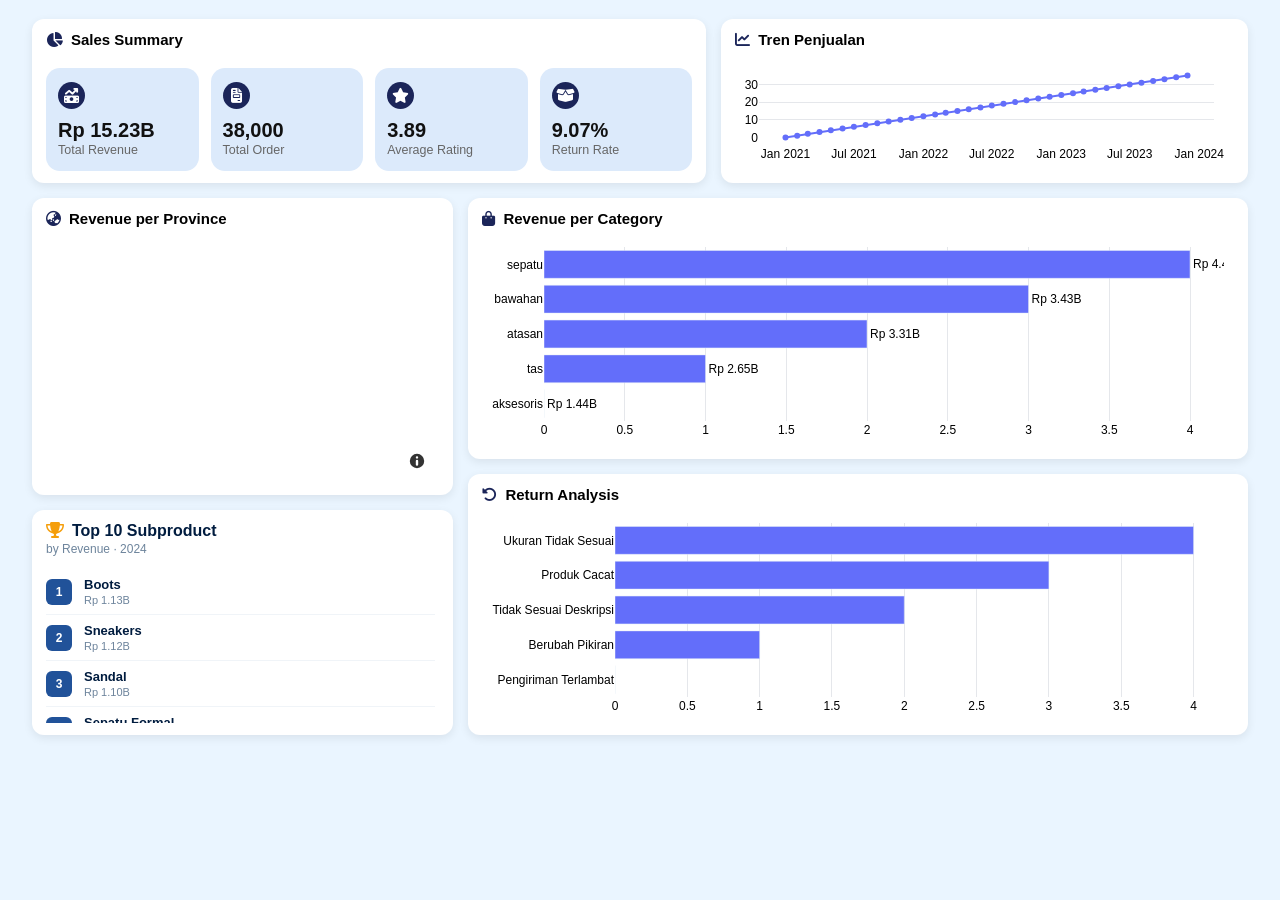
<file: index.html>
<!DOCTYPE html>
<html lang="en">
<head>
    <meta charset="UTF-8">
    <meta name="viewport" content="width=device-width, initial-scale=1.0">
    <title>Dashboard Sales Report</title>
    <link rel="stylesheet" href="style.css">
    <link rel="stylesheet" href="https://cdnjs.cloudflare.com/ajax/libs/font-awesome/6.5.2/css/all.min.css">
    <script src="https://cdn.plot.ly/plotly-2.32.0.min.js"></script>
</head>
<body>
    <div class="block-container">
        <!-- ROW 1 -->
        <div class="row" style="grid-template-columns: 1.28fr 1fr;">
            <!-- Summary -->
            <div class="card summary-card">
                <h3><i class="fa-solid fa-chart-pie" style="color:#1B2559; margin-right:8px;"></i>Sales Summary</h3>
                <div class="summary-grid">
                    <div class="summary-box">
                        <div class="summary-icon"><i class="fa-solid fa-money-bill-trend-up"></i></div>
                        <div class="summary-value">Rp 15.23B</div>
                        <div class="summary-label">Total Revenue</div>
                    </div>
                    <div class="summary-box">
                        <div class="summary-icon"><i class="fa-solid fa-file-invoice"></i></div>
                        <div class="summary-value">38,000</div>
                        <div class="summary-label">Total Order</div>
                    </div>
                    <div class="summary-box">
                        <div class="summary-icon"><i class="fa-solid fa-star"></i></div>
                        <div class="summary-value">3.89</div>
                        <div class="summary-label">Average Rating</div>
                    </div>
                    <div class="summary-box">
                        <div class="summary-icon"><i class="fa-solid fa-box-open"></i></div>
                        <div class="summary-value">9.07%</div>
                        <div class="summary-label">Return Rate</div>
                    </div>
                </div>
            </div>
            
            <!-- Trend -->
            <div class="card trend-card">
                <h3><i class="fa-solid fa-chart-line" style="color:#1B2559; margin-right:8px;"></i>Tren Penjualan</h3>
                <div id="trendChart" class="chart-container"></div>
            </div>
        </div>

        <!-- ROW 2 -->
        <div class="row" style="grid-template-columns: 1fr 1.85fr;">
            <!-- Left Col -->
            <div class="col">
                <div class="card map-card" style="height: 33vh; margin-bottom: 15px;">
                    <h3><i class="fa-solid fa-earth-asia" style="color:#1B2559; margin-right:8px;"></i>Revenue per Province</h3>
                    <div id="mapChart" class="chart-container"></div>
                </div>
                <div class="card top-product-card" style="height: 25vh;">
                    <div style="margin-bottom: 5px;">
                        <div style="font-size: 16px; font-weight: 700; color: #001C3F; margin: 0;"><i class="fa-solid fa-trophy" style="color:#F59E0B; margin-right:8px;"></i>Top 10 Subproduct</div>
                        <div style="font-size: 12px; color: #6D849C; margin-top: 2px;">by Revenue &middot; 2024</div>
                    </div>
                    <div class="top-product-list">
                        
    <div class="top-product-item">
        <div class="top-product-rank">1</div>
        <div class="top-product-details">
            <div class="top-product-name">Boots</div>
            <div class="top-product-rev">Rp 1.13B</div>
        </div>
    </div>
    
    <div class="top-product-item">
        <div class="top-product-rank">2</div>
        <div class="top-product-details">
            <div class="top-product-name">Sneakers</div>
            <div class="top-product-rev">Rp 1.12B</div>
        </div>
    </div>
    
    <div class="top-product-item">
        <div class="top-product-rank">3</div>
        <div class="top-product-details">
            <div class="top-product-name">Sandal</div>
            <div class="top-product-rev">Rp 1.10B</div>
        </div>
    </div>
    
    <div class="top-product-item">
        <div class="top-product-rank">4</div>
        <div class="top-product-details">
            <div class="top-product-name">Sepatu Formal</div>
            <div class="top-product-rev">Rp 1.07B</div>
        </div>
    </div>
    
    <div class="top-product-item">
        <div class="top-product-rank">5</div>
        <div class="top-product-details">
            <div class="top-product-name">Celana Pendek</div>
            <div class="top-product-rev">Rp 879.11M</div>
        </div>
    </div>
    
    <div class="top-product-item">
        <div class="top-product-rank">6</div>
        <div class="top-product-details">
            <div class="top-product-name">Celana Jeans</div>
            <div class="top-product-rev">Rp 872.48M</div>
        </div>
    </div>
    
    <div class="top-product-item">
        <div class="top-product-rank">7</div>
        <div class="top-product-details">
            <div class="top-product-name">Rok</div>
            <div class="top-product-rev">Rp 853.01M</div>
        </div>
    </div>
    
    <div class="top-product-item">
        <div class="top-product-rank">8</div>
        <div class="top-product-details">
            <div class="top-product-name">Celana Chino</div>
            <div class="top-product-rev">Rp 823.53M</div>
        </div>
    </div>
    
    <div class="top-product-item">
        <div class="top-product-rank">9</div>
        <div class="top-product-details">
            <div class="top-product-name">T-Shirt</div>
            <div class="top-product-rev">Rp 693.29M</div>
        </div>
    </div>
    
    <div class="top-product-item">
        <div class="top-product-rank">10</div>
        <div class="top-product-details">
            <div class="top-product-name">Backpack</div>
            <div class="top-product-rev">Rp 671.31M</div>
        </div>
    </div>
    
                    </div>
                </div>
            </div>

            <!-- Right Col -->
            <div class="col">
                <div class="card category-card" style="height: 29vh; margin-bottom: 15px;">
                    <h3><i class="fa-solid fa-bag-shopping" style="color:#1B2559; margin-right:8px;"></i>Revenue per Category</h3>
                    <div id="categoryChart" class="chart-container"></div>
                </div>
                <div class="card return-card" style="height: 29vh;">
                    <h3><i class="fa-solid fa-rotate-left" style="color:#1B2559; margin-right:8px;"></i>Return Analysis</h3>
                    <div id="returnChart" class="chart-container"></div>
                </div>
            </div>
        </div>
    </div>
    
    <script>
        const plotData = {"trend": {"data": [{"hovertemplate": "order_date=%{x}<br>revenue=%{y}<extra></extra>", "legendgroup": "", "line": {"color": "#636efa", "dash": "solid"}, "marker": {"symbol": "circle"}, "mode": "lines+markers", "name": "", "orientation": "v", "showlegend": false, "x": ["2021-01", "2021-02", "2021-03", "2021-04", "2021-05", "2021-06", "2021-07", "2021-08", "2021-09", "2021-10", "2021-11", "2021-12", "2022-01", "2022-02", "2022-03", "2022-04", "2022-05", "2022-06", "2022-07", "2022-08", "2022-09", "2022-10", "2022-11", "2022-12", "2023-01", "2023-02", "2023-03", "2023-04", "2023-05", "2023-06", "2023-07", "2023-08", "2023-09", "2023-10", "2023-11", "2023-12"], "xaxis": "x", "y": {"dtype": "f8", "bdata": "AAAAZEEqrEEAAADMeuCpQQAAABhxd61BAAAA6CLhrUEAAAD6/[base64]"}, "yaxis": "y", "type": "scatter"}], "layout": {"template": {"data": {"histogram2dcontour": [{"type": "histogram2dcontour", "colorbar": {"outlinewidth": 0, "ticks": ""}, "colorscale": [[0.0, "#0d0887"], [0.1111111111111111, "#46039f"], [0.2222222222222222, "#7201a8"], [0.3333333333333333, "#9c179e"], [0.4444444444444444, "#bd3786"], [0.5555555555555556, "#d8576b"], [0.6666666666666666, "#ed7953"], [0.7777777777777778, "#fb9f3a"], [0.8888888888888888, "#fdca26"], [1.0, "#f0f921"]]}], "choropleth": [{"type": "choropleth", "colorbar": {"outlinewidth": 0, "ticks": ""}}], "histogram2d": [{"type": "histogram2d", "colorbar": {"outlinewidth": 0, "ticks": ""}, "colorscale": [[0.0, "#0d0887"], [0.1111111111111111, "#46039f"], [0.2222222222222222, "#7201a8"], [0.3333333333333333, "#9c179e"], [0.4444444444444444, "#bd3786"], [0.5555555555555556, "#d8576b"], [0.6666666666666666, "#ed7953"], [0.7777777777777778, "#fb9f3a"], [0.8888888888888888, "#fdca26"], [1.0, "#f0f921"]]}], "heatmap": [{"type": "heatmap", "colorbar": {"outlinewidth": 0, "ticks": ""}, "colorscale": [[0.0, "#0d0887"], [0.1111111111111111, "#46039f"], [0.2222222222222222, "#7201a8"], [0.3333333333333333, "#9c179e"], [0.4444444444444444, "#bd3786"], [0.5555555555555556, "#d8576b"], [0.6666666666666666, "#ed7953"], [0.7777777777777778, "#fb9f3a"], [0.8888888888888888, "#fdca26"], [1.0, "#f0f921"]]}], "contourcarpet": [{"type": "contourcarpet", "colorbar": {"outlinewidth": 0, "ticks": ""}}], "contour": [{"type": "contour", "colorbar": {"outlinewidth": 0, "ticks": ""}, "colorscale": [[0.0, "#0d0887"], [0.1111111111111111, "#46039f"], [0.2222222222222222, "#7201a8"], [0.3333333333333333, "#9c179e"], [0.4444444444444444, "#bd3786"], [0.5555555555555556, "#d8576b"], [0.6666666666666666, "#ed7953"], [0.7777777777777778, "#fb9f3a"], [0.8888888888888888, "#fdca26"], [1.0, "#f0f921"]]}], "surface": [{"type": "surface", "colorbar": {"outlinewidth": 0, "ticks": ""}, "colorscale": [[0.0, "#0d0887"], [0.1111111111111111, "#46039f"], [0.2222222222222222, "#7201a8"], [0.3333333333333333, "#9c179e"], [0.4444444444444444, "#bd3786"], [0.5555555555555556, "#d8576b"], [0.6666666666666666, "#ed7953"], [0.7777777777777778, "#fb9f3a"], [0.8888888888888888, "#fdca26"], [1.0, "#f0f921"]]}], "mesh3d": [{"type": "mesh3d", "colorbar": {"outlinewidth": 0, "ticks": ""}}], "scatter": [{"fillpattern": {"fillmode": "overlay", "size": 10, "solidity": 0.2}, "type": "scatter"}], "parcoords": [{"type": "parcoords", "line": {"colorbar": {"outlinewidth": 0, "ticks": ""}}}], "scatterpolargl": [{"type": "scatterpolargl", "marker": {"colorbar": {"outlinewidth": 0, "ticks": ""}}}], "bar": [{"error_x": {"color": "#2a3f5f"}, "error_y": {"color": "#2a3f5f"}, "marker": {"line": {"color": "#E5ECF6", "width": 0.5}, "pattern": {"fillmode": "overlay", "size": 10, "solidity": 0.2}}, "type": "bar"}], "scattergeo": [{"type": "scattergeo", "marker": {"colorbar": {"outlinewidth": 0, "ticks": ""}}}], "scatterpolar": [{"type": "scatterpolar", "marker": {"colorbar": {"outlinewidth": 0, "ticks": ""}}}], "histogram": [{"marker": {"pattern": {"fillmode": "overlay", "size": 10, "solidity": 0.2}}, "type": "histogram"}], "scattergl": [{"type": "scattergl", "marker": {"colorbar": {"outlinewidth": 0, "ticks": ""}}}], "scatter3d": [{"type": "scatter3d", "line": {"colorbar": {"outlinewidth": 0, "ticks": ""}}, "marker": {"colorbar": {"outlinewidth": 0, "ticks": ""}}}], "scattermap": [{"type": "scattermap", "marker": {"colorbar": {"outlinewidth": 0, "ticks": ""}}}], "scattermapbox": [{"type": "scattermapbox", "marker": {"colorbar": {"outlinewidth": 0, "ticks": ""}}}], "scatterternary": [{"type": "scatterternary", "marker": {"colorbar": {"outlinewidth": 0, "ticks": ""}}}], "scattercarpet": [{"type": "scattercarpet", "marker": {"colorbar": {"outlinewidth": 0, "ticks": ""}}}], "carpet": [{"aaxis": {"endlinecolor": "#2a3f5f", "gridcolor": "white", "linecolor": "white", "minorgridcolor": "white", "startlinecolor": "#2a3f5f"}, "baxis": {"endlinecolor": "#2a3f5f", "gridcolor": "white", "linecolor": "white", "minorgridcolor": "white", "startlinecolor": "#2a3f5f"}, "type": "carpet"}], "table": [{"cells": {"fill": {"color": "#EBF0F8"}, "line": {"color": "white"}}, "header": {"fill": {"color": "#C8D4E3"}, "line": {"color": "white"}}, "type": "table"}], "barpolar": [{"marker": {"line": {"color": "#E5ECF6", "width": 0.5}, "pattern": {"fillmode": "overlay", "size": 10, "solidity": 0.2}}, "type": "barpolar"}], "pie": [{"automargin": true, "type": "pie"}]}, "layout": {"autotypenumbers": "strict", "colorway": ["#636efa", "#EF553B", "#00cc96", "#ab63fa", "#FFA15A", "#19d3f3", "#FF6692", "#B6E880", "#FF97FF", "#FECB52"], "font": {"color": "#2a3f5f"}, "hovermode": "closest", "hoverlabel": {"align": "left"}, "paper_bgcolor": "white", "plot_bgcolor": "#E5ECF6", "polar": {"bgcolor": "#E5ECF6", "angularaxis": {"gridcolor": "white", "linecolor": "white", "ticks": ""}, "radialaxis": {"gridcolor": "white", "linecolor": "white", "ticks": ""}}, "ternary": {"bgcolor": "#E5ECF6", "aaxis": {"gridcolor": "white", "linecolor": "white", "ticks": ""}, "baxis": {"gridcolor": "white", "linecolor": "white", "ticks": ""}, "caxis": {"gridcolor": "white", "linecolor": "white", "ticks": ""}}, "coloraxis": {"colorbar": {"outlinewidth": 0, "ticks": ""}}, "colorscale": {"sequential": [[0.0, "#0d0887"], [0.1111111111111111, "#46039f"], [0.2222222222222222, "#7201a8"], [0.3333333333333333, "#9c179e"], [0.4444444444444444, "#bd3786"], [0.5555555555555556, "#d8576b"], [0.6666666666666666, "#ed7953"], [0.7777777777777778, "#fb9f3a"], [0.8888888888888888, "#fdca26"], [1.0, "#f0f921"]], "sequentialminus": [[0.0, "#0d0887"], [0.1111111111111111, "#46039f"], [0.2222222222222222, "#7201a8"], [0.3333333333333333, "#9c179e"], [0.4444444444444444, "#bd3786"], [0.5555555555555556, "#d8576b"], [0.6666666666666666, "#ed7953"], [0.7777777777777778, "#fb9f3a"], [0.8888888888888888, "#fdca26"], [1.0, "#f0f921"]], "diverging": [[0, "#8e0152"], [0.1, "#c51b7d"], [0.2, "#de77ae"], [0.3, "#f1b6da"], [0.4, "#fde0ef"], [0.5, "#f7f7f7"], [0.6, "#e6f5d0"], [0.7, "#b8e186"], [0.8, "#7fbc41"], [0.9, "#4d9221"], [1, "#276419"]]}, "xaxis": {"gridcolor": "white", "linecolor": "white", "ticks": "", "title": {"standoff": 15}, "zerolinecolor": "white", "automargin": true, "zerolinewidth": 2}, "yaxis": {"gridcolor": "white", "linecolor": "white", "ticks": "", "title": {"standoff": 15}, "zerolinecolor": "white", "automargin": true, "zerolinewidth": 2}, "scene": {"xaxis": {"backgroundcolor": "#E5ECF6", "gridcolor": "white", "linecolor": "white", "showbackground": true, "ticks": "", "zerolinecolor": "white", "gridwidth": 2}, "yaxis": {"backgroundcolor": "#E5ECF6", "gridcolor": "white", "linecolor": "white", "showbackground": true, "ticks": "", "zerolinecolor": "white", "gridwidth": 2}, "zaxis": {"backgroundcolor": "#E5ECF6", "gridcolor": "white", "linecolor": "white", "showbackground": true, "ticks": "", "zerolinecolor": "white", "gridwidth": 2}}, "shapedefaults": {"line": {"color": "#2a3f5f"}}, "annotationdefaults": {"arrowcolor": "#2a3f5f", "arrowhead": 0, "arrowwidth": 1}, "geo": {"bgcolor": "white", "landcolor": "#E5ECF6", "subunitcolor": "white", "showland": true, "showlakes": true, "lakecolor": "white"}, "title": {"x": 0.05}, "mapbox": {"style": "light"}}}, "xaxis": {"anchor": "y", "domain": [0.0, 1.0], "title": {}, "showgrid": false}, "yaxis": {"anchor": "x", "domain": [0.0, 1.0], "title": {}, "showgrid": true, "gridcolor": "#E5E7EB"}, "legend": {"tracegroupgap": 0}, "margin": {"t": 10, "l": 10, "r": 10, "b": 10}, "font": {"color": "black"}, "paper_bgcolor": "white", "plot_bgcolor": "white"}}, "return": {"data": [{"hovertemplate": "total_return=%{text}<br>return_reason=%{y}<extra></extra>", "legendgroup": "", "marker": {"color": "#636efa", "pattern": {"shape": ""}}, "name": "", "orientation": "h", "showlegend": false, "text": {"dtype": "f8", "bdata": "AAAAAABAdkAAAAAAAAiAQAAAAAAA4IRAAAAAAAA4hUAAAAAAADSTQA=="}, "textposition": "outside", "x": {"dtype": "i2", "bdata": "ZAEBApwCpwLNBA=="}, "xaxis": "x", "y": ["Pengiriman Terlambat", "Berubah Pikiran", "Tidak Sesuai Deskripsi", "Produk Cacat", "Ukuran Tidak Sesuai"], "yaxis": "y", "type": "bar"}], "layout": {"template": {"data": {"histogram2dcontour": [{"type": "histogram2dcontour", "colorbar": {"outlinewidth": 0, "ticks": ""}, "colorscale": [[0.0, "#0d0887"], [0.1111111111111111, "#46039f"], [0.2222222222222222, "#7201a8"], [0.3333333333333333, "#9c179e"], [0.4444444444444444, "#bd3786"], [0.5555555555555556, "#d8576b"], [0.6666666666666666, "#ed7953"], [0.7777777777777778, "#fb9f3a"], [0.8888888888888888, "#fdca26"], [1.0, "#f0f921"]]}], "choropleth": [{"type": "choropleth", "colorbar": {"outlinewidth": 0, "ticks": ""}}], "histogram2d": [{"type": "histogram2d", "colorbar": {"outlinewidth": 0, "ticks": ""}, "colorscale": [[0.0, "#0d0887"], [0.1111111111111111, "#46039f"], [0.2222222222222222, "#7201a8"], [0.3333333333333333, "#9c179e"], [0.4444444444444444, "#bd3786"], [0.5555555555555556, "#d8576b"], [0.6666666666666666, "#ed7953"], [0.7777777777777778, "#fb9f3a"], [0.8888888888888888, "#fdca26"], [1.0, "#f0f921"]]}], "heatmap": [{"type": "heatmap", "colorbar": {"outlinewidth": 0, "ticks": ""}, "colorscale": [[0.0, "#0d0887"], [0.1111111111111111, "#46039f"], [0.2222222222222222, "#7201a8"], [0.3333333333333333, "#9c179e"], [0.4444444444444444, "#bd3786"], [0.5555555555555556, "#d8576b"], [0.6666666666666666, "#ed7953"], [0.7777777777777778, "#fb9f3a"], [0.8888888888888888, "#fdca26"], [1.0, "#f0f921"]]}], "contourcarpet": [{"type": "contourcarpet", "colorbar": {"outlinewidth": 0, "ticks": ""}}], "contour": [{"type": "contour", "colorbar": {"outlinewidth": 0, "ticks": ""}, "colorscale": [[0.0, "#0d0887"], [0.1111111111111111, "#46039f"], [0.2222222222222222, "#7201a8"], [0.3333333333333333, "#9c179e"], [0.4444444444444444, "#bd3786"], [0.5555555555555556, "#d8576b"], [0.6666666666666666, "#ed7953"], [0.7777777777777778, "#fb9f3a"], [0.8888888888888888, "#fdca26"], [1.0, "#f0f921"]]}], "surface": [{"type": "surface", "colorbar": {"outlinewidth": 0, "ticks": ""}, "colorscale": [[0.0, "#0d0887"], [0.1111111111111111, "#46039f"], [0.2222222222222222, "#7201a8"], [0.3333333333333333, "#9c179e"], [0.4444444444444444, "#bd3786"], [0.5555555555555556, "#d8576b"], [0.6666666666666666, "#ed7953"], [0.7777777777777778, "#fb9f3a"], [0.8888888888888888, "#fdca26"], [1.0, "#f0f921"]]}], "mesh3d": [{"type": "mesh3d", "colorbar": {"outlinewidth": 0, "ticks": ""}}], "scatter": [{"fillpattern": {"fillmode": "overlay", "size": 10, "solidity": 0.2}, "type": "scatter"}], "parcoords": [{"type": "parcoords", "line": {"colorbar": {"outlinewidth": 0, "ticks": ""}}}], "scatterpolargl": [{"type": "scatterpolargl", "marker": {"colorbar": {"outlinewidth": 0, "ticks": ""}}}], "bar": [{"error_x": {"color": "#2a3f5f"}, "error_y": {"color": "#2a3f5f"}, "marker": {"line": {"color": "#E5ECF6", "width": 0.5}, "pattern": {"fillmode": "overlay", "size": 10, "solidity": 0.2}}, "type": "bar"}], "scattergeo": [{"type": "scattergeo", "marker": {"colorbar": {"outlinewidth": 0, "ticks": ""}}}], "scatterpolar": [{"type": "scatterpolar", "marker": {"colorbar": {"outlinewidth": 0, "ticks": ""}}}], "histogram": [{"marker": {"pattern": {"fillmode": "overlay", "size": 10, "solidity": 0.2}}, "type": "histogram"}], "scattergl": [{"type": "scattergl", "marker": {"colorbar": {"outlinewidth": 0, "ticks": ""}}}], "scatter3d": [{"type": "scatter3d", "line": {"colorbar": {"outlinewidth": 0, "ticks": ""}}, "marker": {"colorbar": {"outlinewidth": 0, "ticks": ""}}}], "scattermap": [{"type": "scattermap", "marker": {"colorbar": {"outlinewidth": 0, "ticks": ""}}}], "scattermapbox": [{"type": "scattermapbox", "marker": {"colorbar": {"outlinewidth": 0, "ticks": ""}}}], "scatterternary": [{"type": "scatterternary", "marker": {"colorbar": {"outlinewidth": 0, "ticks": ""}}}], "scattercarpet": [{"type": "scattercarpet", "marker": {"colorbar": {"outlinewidth": 0, "ticks": ""}}}], "carpet": [{"aaxis": {"endlinecolor": "#2a3f5f", "gridcolor": "white", "linecolor": "white", "minorgridcolor": "white", "startlinecolor": "#2a3f5f"}, "baxis": {"endlinecolor": "#2a3f5f", "gridcolor": "white", "linecolor": "white", "minorgridcolor": "white", "startlinecolor": "#2a3f5f"}, "type": "carpet"}], "table": [{"cells": {"fill": {"color": "#EBF0F8"}, "line": {"color": "white"}}, "header": {"fill": {"color": "#C8D4E3"}, "line": {"color": "white"}}, "type": "table"}], "barpolar": [{"marker": {"line": {"color": "#E5ECF6", "width": 0.5}, "pattern": {"fillmode": "overlay", "size": 10, "solidity": 0.2}}, "type": "barpolar"}], "pie": [{"automargin": true, "type": "pie"}]}, "layout": {"autotypenumbers": "strict", "colorway": ["#636efa", "#EF553B", "#00cc96", "#ab63fa", "#FFA15A", "#19d3f3", "#FF6692", "#B6E880", "#FF97FF", "#FECB52"], "font": {"color": "#2a3f5f"}, "hovermode": "closest", "hoverlabel": {"align": "left"}, "paper_bgcolor": "white", "plot_bgcolor": "#E5ECF6", "polar": {"bgcolor": "#E5ECF6", "angularaxis": {"gridcolor": "white", "linecolor": "white", "ticks": ""}, "radialaxis": {"gridcolor": "white", "linecolor": "white", "ticks": ""}}, "ternary": {"bgcolor": "#E5ECF6", "aaxis": {"gridcolor": "white", "linecolor": "white", "ticks": ""}, "baxis": {"gridcolor": "white", "linecolor": "white", "ticks": ""}, "caxis": {"gridcolor": "white", "linecolor": "white", "ticks": ""}}, "coloraxis": {"colorbar": {"outlinewidth": 0, "ticks": ""}}, "colorscale": {"sequential": [[0.0, "#0d0887"], [0.1111111111111111, "#46039f"], [0.2222222222222222, "#7201a8"], [0.3333333333333333, "#9c179e"], [0.4444444444444444, "#bd3786"], [0.5555555555555556, "#d8576b"], [0.6666666666666666, "#ed7953"], [0.7777777777777778, "#fb9f3a"], [0.8888888888888888, "#fdca26"], [1.0, "#f0f921"]], "sequentialminus": [[0.0, "#0d0887"], [0.1111111111111111, "#46039f"], [0.2222222222222222, "#7201a8"], [0.3333333333333333, "#9c179e"], [0.4444444444444444, "#bd3786"], [0.5555555555555556, "#d8576b"], [0.6666666666666666, "#ed7953"], [0.7777777777777778, "#fb9f3a"], [0.8888888888888888, "#fdca26"], [1.0, "#f0f921"]], "diverging": [[0, "#8e0152"], [0.1, "#c51b7d"], [0.2, "#de77ae"], [0.3, "#f1b6da"], [0.4, "#fde0ef"], [0.5, "#f7f7f7"], [0.6, "#e6f5d0"], [0.7, "#b8e186"], [0.8, "#7fbc41"], [0.9, "#4d9221"], [1, "#276419"]]}, "xaxis": {"gridcolor": "white", "linecolor": "white", "ticks": "", "title": {"standoff": 15}, "zerolinecolor": "white", "automargin": true, "zerolinewidth": 2}, "yaxis": {"gridcolor": "white", "linecolor": "white", "ticks": "", "title": {"standoff": 15}, "zerolinecolor": "white", "automargin": true, "zerolinewidth": 2}, "scene": {"xaxis": {"backgroundcolor": "#E5ECF6", "gridcolor": "white", "linecolor": "white", "showbackground": true, "ticks": "", "zerolinecolor": "white", "gridwidth": 2}, "yaxis": {"backgroundcolor": "#E5ECF6", "gridcolor": "white", "linecolor": "white", "showbackground": true, "ticks": "", "zerolinecolor": "white", "gridwidth": 2}, "zaxis": {"backgroundcolor": "#E5ECF6", "gridcolor": "white", "linecolor": "white", "showbackground": true, "ticks": "", "zerolinecolor": "white", "gridwidth": 2}}, "shapedefaults": {"line": {"color": "#2a3f5f"}}, "annotationdefaults": {"arrowcolor": "#2a3f5f", "arrowhead": 0, "arrowwidth": 1}, "geo": {"bgcolor": "white", "landcolor": "#E5ECF6", "subunitcolor": "white", "showland": true, "showlakes": true, "lakecolor": "white"}, "title": {"x": 0.05}, "mapbox": {"style": "light"}}}, "xaxis": {"anchor": "y", "domain": [0.0, 1.0], "title": {}, "showgrid": true, "gridcolor": "#E5E7EB"}, "yaxis": {"anchor": "x", "domain": [0.0, 1.0], "title": {}, "showgrid": false}, "legend": {"tracegroupgap": 0}, "margin": {"t": 10, "l": 10, "r": 10, "b": 10}, "barmode": "relative", "font": {"color": "black"}, "paper_bgcolor": "white", "plot_bgcolor": "white"}}, "category": {"data": [{"hovertemplate": "revenue=%{marker.color}<br>product_category=%{y}<br>revenue_label=%{text}<extra></extra>", "legendgroup": "", "marker": {"color": {"dtype": "f8", "bdata": "AAAADf1n1UEAAICZ98HjQQAAAFRroOhBAACAeqKK6UEAAPBMy27wQQ=="}, "coloraxis": "coloraxis", "pattern": {"shape": ""}}, "name": "", "orientation": "h", "showlegend": false, "text": ["Rp 1.44B", "Rp 2.65B", "Rp 3.31B", "Rp 3.43B", "Rp 4.41B"], "textposition": "outside", "x": {"dtype": "f8", "bdata": "AAAADf1n1UEAAICZ98HjQQAAAFRroOhBAACAeqKK6UEAAPBMy27wQQ=="}, "xaxis": "x", "y": ["aksesoris", "tas", "atasan", "bawahan", "sepatu"], "yaxis": "y", "type": "bar"}], "layout": {"template": {"data": {"histogram2dcontour": [{"type": "histogram2dcontour", "colorbar": {"outlinewidth": 0, "ticks": ""}, "colorscale": [[0.0, "#0d0887"], [0.1111111111111111, "#46039f"], [0.2222222222222222, "#7201a8"], [0.3333333333333333, "#9c179e"], [0.4444444444444444, "#bd3786"], [0.5555555555555556, "#d8576b"], [0.6666666666666666, "#ed7953"], [0.7777777777777778, "#fb9f3a"], [0.8888888888888888, "#fdca26"], [1.0, "#f0f921"]]}], "choropleth": [{"type": "choropleth", "colorbar": {"outlinewidth": 0, "ticks": ""}}], "histogram2d": [{"type": "histogram2d", "colorbar": {"outlinewidth": 0, "ticks": ""}, "colorscale": [[0.0, "#0d0887"], [0.1111111111111111, "#46039f"], [0.2222222222222222, "#7201a8"], [0.3333333333333333, "#9c179e"], [0.4444444444444444, "#bd3786"], [0.5555555555555556, "#d8576b"], [0.6666666666666666, "#ed7953"], [0.7777777777777778, "#fb9f3a"], [0.8888888888888888, "#fdca26"], [1.0, "#f0f921"]]}], "heatmap": [{"type": "heatmap", "colorbar": {"outlinewidth": 0, "ticks": ""}, "colorscale": [[0.0, "#0d0887"], [0.1111111111111111, "#46039f"], [0.2222222222222222, "#7201a8"], [0.3333333333333333, "#9c179e"], [0.4444444444444444, "#bd3786"], [0.5555555555555556, "#d8576b"], [0.6666666666666666, "#ed7953"], [0.7777777777777778, "#fb9f3a"], [0.8888888888888888, "#fdca26"], [1.0, "#f0f921"]]}], "contourcarpet": [{"type": "contourcarpet", "colorbar": {"outlinewidth": 0, "ticks": ""}}], "contour": [{"type": "contour", "colorbar": {"outlinewidth": 0, "ticks": ""}, "colorscale": [[0.0, "#0d0887"], [0.1111111111111111, "#46039f"], [0.2222222222222222, "#7201a8"], [0.3333333333333333, "#9c179e"], [0.4444444444444444, "#bd3786"], [0.5555555555555556, "#d8576b"], [0.6666666666666666, "#ed7953"], [0.7777777777777778, "#fb9f3a"], [0.8888888888888888, "#fdca26"], [1.0, "#f0f921"]]}], "surface": [{"type": "surface", "colorbar": {"outlinewidth": 0, "ticks": ""}, "colorscale": [[0.0, "#0d0887"], [0.1111111111111111, "#46039f"], [0.2222222222222222, "#7201a8"], [0.3333333333333333, "#9c179e"], [0.4444444444444444, "#bd3786"], [0.5555555555555556, "#d8576b"], [0.6666666666666666, "#ed7953"], [0.7777777777777778, "#fb9f3a"], [0.8888888888888888, "#fdca26"], [1.0, "#f0f921"]]}], "mesh3d": [{"type": "mesh3d", "colorbar": {"outlinewidth": 0, "ticks": ""}}], "scatter": [{"fillpattern": {"fillmode": "overlay", "size": 10, "solidity": 0.2}, "type": "scatter"}], "parcoords": [{"type": "parcoords", "line": {"colorbar": {"outlinewidth": 0, "ticks": ""}}}], "scatterpolargl": [{"type": "scatterpolargl", "marker": {"colorbar": {"outlinewidth": 0, "ticks": ""}}}], "bar": [{"error_x": {"color": "#2a3f5f"}, "error_y": {"color": "#2a3f5f"}, "marker": {"line": {"color": "#E5ECF6", "width": 0.5}, "pattern": {"fillmode": "overlay", "size": 10, "solidity": 0.2}}, "type": "bar"}], "scattergeo": [{"type": "scattergeo", "marker": {"colorbar": {"outlinewidth": 0, "ticks": ""}}}], "scatterpolar": [{"type": "scatterpolar", "marker": {"colorbar": {"outlinewidth": 0, "ticks": ""}}}], "histogram": [{"marker": {"pattern": {"fillmode": "overlay", "size": 10, "solidity": 0.2}}, "type": "histogram"}], "scattergl": [{"type": "scattergl", "marker": {"colorbar": {"outlinewidth": 0, "ticks": ""}}}], "scatter3d": [{"type": "scatter3d", "line": {"colorbar": {"outlinewidth": 0, "ticks": ""}}, "marker": {"colorbar": {"outlinewidth": 0, "ticks": ""}}}], "scattermap": [{"type": "scattermap", "marker": {"colorbar": {"outlinewidth": 0, "ticks": ""}}}], "scattermapbox": [{"type": "scattermapbox", "marker": {"colorbar": {"outlinewidth": 0, "ticks": ""}}}], "scatterternary": [{"type": "scatterternary", "marker": {"colorbar": {"outlinewidth": 0, "ticks": ""}}}], "scattercarpet": [{"type": "scattercarpet", "marker": {"colorbar": {"outlinewidth": 0, "ticks": ""}}}], "carpet": [{"aaxis": {"endlinecolor": "#2a3f5f", "gridcolor": "white", "linecolor": "white", "minorgridcolor": "white", "startlinecolor": "#2a3f5f"}, "baxis": {"endlinecolor": "#2a3f5f", "gridcolor": "white", "linecolor": "white", "minorgridcolor": "white", "startlinecolor": "#2a3f5f"}, "type": "carpet"}], "table": [{"cells": {"fill": {"color": "#EBF0F8"}, "line": {"color": "white"}}, "header": {"fill": {"color": "#C8D4E3"}, "line": {"color": "white"}}, "type": "table"}], "barpolar": [{"marker": {"line": {"color": "#E5ECF6", "width": 0.5}, "pattern": {"fillmode": "overlay", "size": 10, "solidity": 0.2}}, "type": "barpolar"}], "pie": [{"automargin": true, "type": "pie"}]}, "layout": {"autotypenumbers": "strict", "colorway": ["#636efa", "#EF553B", "#00cc96", "#ab63fa", "#FFA15A", "#19d3f3", "#FF6692", "#B6E880", "#FF97FF", "#FECB52"], "font": {"color": "#2a3f5f"}, "hovermode": "closest", "hoverlabel": {"align": "left"}, "paper_bgcolor": "white", "plot_bgcolor": "#E5ECF6", "polar": {"bgcolor": "#E5ECF6", "angularaxis": {"gridcolor": "white", "linecolor": "white", "ticks": ""}, "radialaxis": {"gridcolor": "white", "linecolor": "white", "ticks": ""}}, "ternary": {"bgcolor": "#E5ECF6", "aaxis": {"gridcolor": "white", "linecolor": "white", "ticks": ""}, "baxis": {"gridcolor": "white", "linecolor": "white", "ticks": ""}, "caxis": {"gridcolor": "white", "linecolor": "white", "ticks": ""}}, "coloraxis": {"colorbar": {"outlinewidth": 0, "ticks": ""}}, "colorscale": {"sequential": [[0.0, "#0d0887"], [0.1111111111111111, "#46039f"], [0.2222222222222222, "#7201a8"], [0.3333333333333333, "#9c179e"], [0.4444444444444444, "#bd3786"], [0.5555555555555556, "#d8576b"], [0.6666666666666666, "#ed7953"], [0.7777777777777778, "#fb9f3a"], [0.8888888888888888, "#fdca26"], [1.0, "#f0f921"]], "sequentialminus": [[0.0, "#0d0887"], [0.1111111111111111, "#46039f"], [0.2222222222222222, "#7201a8"], [0.3333333333333333, "#9c179e"], [0.4444444444444444, "#bd3786"], [0.5555555555555556, "#d8576b"], [0.6666666666666666, "#ed7953"], [0.7777777777777778, "#fb9f3a"], [0.8888888888888888, "#fdca26"], [1.0, "#f0f921"]], "diverging": [[0, "#8e0152"], [0.1, "#c51b7d"], [0.2, "#de77ae"], [0.3, "#f1b6da"], [0.4, "#fde0ef"], [0.5, "#f7f7f7"], [0.6, "#e6f5d0"], [0.7, "#b8e186"], [0.8, "#7fbc41"], [0.9, "#4d9221"], [1, "#276419"]]}, "xaxis": {"gridcolor": "white", "linecolor": "white", "ticks": "", "title": {"standoff": 15}, "zerolinecolor": "white", "automargin": true, "zerolinewidth": 2}, "yaxis": {"gridcolor": "white", "linecolor": "white", "ticks": "", "title": {"standoff": 15}, "zerolinecolor": "white", "automargin": true, "zerolinewidth": 2}, "scene": {"xaxis": {"backgroundcolor": "#E5ECF6", "gridcolor": "white", "linecolor": "white", "showbackground": true, "ticks": "", "zerolinecolor": "white", "gridwidth": 2}, "yaxis": {"backgroundcolor": "#E5ECF6", "gridcolor": "white", "linecolor": "white", "showbackground": true, "ticks": "", "zerolinecolor": "white", "gridwidth": 2}, "zaxis": {"backgroundcolor": "#E5ECF6", "gridcolor": "white", "linecolor": "white", "showbackground": true, "ticks": "", "zerolinecolor": "white", "gridwidth": 2}}, "shapedefaults": {"line": {"color": "#2a3f5f"}}, "annotationdefaults": {"arrowcolor": "#2a3f5f", "arrowhead": 0, "arrowwidth": 1}, "geo": {"bgcolor": "white", "landcolor": "#E5ECF6", "subunitcolor": "white", "showland": true, "showlakes": true, "lakecolor": "white"}, "title": {"x": 0.05}, "mapbox": {"style": "light"}}}, "xaxis": {"anchor": "y", "domain": [0.0, 1.0], "title": {}, "showgrid": true, "gridcolor": "#E5E7EB"}, "yaxis": {"anchor": "x", "domain": [0.0, 1.0], "title": {}, "showgrid": false}, "coloraxis": {"colorbar": {"title": {"text": "revenue"}}, "colorscale": [[0.0, "rgb(247,251,255)"], [0.125, "rgb(222,235,247)"], [0.25, "rgb(198,219,239)"], [0.375, "rgb(158,202,225)"], [0.5, "rgb(107,174,214)"], [0.625, "rgb(66,146,198)"], [0.75, "rgb(33,113,181)"], [0.875, "rgb(8,81,156)"], [1.0, "rgb(8,48,107)"]], "autocolorscale": false, "showscale": false}, "legend": {"tracegroupgap": 0}, "margin": {"t": 10, "l": 10, "r": 10, "b": 10}, "barmode": "relative", "font": {"color": "black"}, "paper_bgcolor": "white", "plot_bgcolor": "white", "showlegend": false}}, "map": {"data": [{"coloraxis": "coloraxis", "customdata": [[587318950.0, "bali", "Rp 587.32M"], [571321300.0, "banten", "Rp 571.32M"], [620420880.0, "yogyakarta", "Rp 620.42M"], [3509693090.0, "jakarta", "Rp 3.51B"], [2399399865.0, "jawa barat", "Rp 2.40B"], [883675050.0, "jawa tengah", "Rp 883.68M"], [1948476300.0, "jawa timur", "Rp 1.95B"], [299573750.0, "kalimantan barat", "Rp 299.57M"], [282316000.0, "kalimantan selatan", "Rp 282.32M"], [471977050.0, "kalimantan timur", "Rp 471.98M"], [170249850.0, "lampung", "Rp 170.25M"], [352591110.0, "riau", "Rp 352.59M"], [860052250.0, "sulawesi selatan", "Rp 860.05M"], [339713170.0, "sulawesi utara", "Rp 339.71M"], [269479750.0, "sumatera barat", "Rp 269.48M"], [610454995.0, "sumatera selatan", "Rp 610.45M"], [1056266675.0, "sumatera utara", "Rp 1.06B"]], "featureidkey": "properties.match_key", "geojson": {"type": "FeatureCollection", "features": [{"type": "Feature", "geometry": {"type": "MultiPolygon", "coordinates": [[[[137.916656, -1.49852], [137.9338, -1.49744], [138.0597, -1.59959], [138.1827, -1.63461], [138.2778, -1.68744], [138.4207, -1.7405], [138.6188, -1.77941], [138.6698, -1.79784], [138.7496, -1.86845], [138.7888, -1.91927], [138.865, -1.96898], [138.8976, -1.95781], [138.9963, -1.97618], [139.0299, -2.00013], [139.1262, -2.03612], [139.2746, -2.12263], [139.366, -2.14902], [139.4327, -2.18193], [139.5288, -2.24622], [139.6417, -2.29143], [139.7026, -2.33298], [139.8123, -2.37845], [139.9037, -2.37683], [140.0552, -2.36226], [140.084, -2.33063], [140.1469, -2.3549], [140.2184, -2.41447], [140.2503, -2.40516], [140.2968, -2.44369], [140.3564, -2.45473], [140.3693, -2.39869], [140.4978, -2.4425], [140.6079, -2.44113], [140.7242, -2.49758], [140.7159, -2.55721], [140.6849, -2.59298], [140.6927, -2.62533], [140.768, -2.62793], [140.7768, -2.60213], [140.9112, -2.62327], [141, -2.60031], [141, -3.16673], [141, -3.83344], [141, -4.33331], [141, -5.00033], [141, -5.5833], [140.9997, -6.31582], [140.9702, -6.31724], [140.9489, -6.36466], [140.9563, -6.41372], [140.9277, -6.45862], [140.9305, -6.52812], [140.9095, -6.57817], [140.8735, -6.61222], [140.8552, -6.71917], [140.9008, -6.75162], [140.8732, -6.78795], [140.9167, -6.82109], [140.914, -6.86447], [141.0006, -6.89019], [141.000333, -7.526043], [140.99949, -8.245275], [141.0005, -8.75063], [141.0009, -9.13392], [140.8783, -9.09482], [140.8244, -9.04792], [140.7803, -8.98197], [140.6128, -8.83404], [140.5231, -8.7087], [140.4924, -8.63307], [140.3741, -8.53262], [140.3442, -8.48087], [140.2959, -8.46132], [140.1759, -8.35554], [140.041, -8.2623], [139.9751, -8.2021], [139.9441, -8.14077], [139.9079, -8.11628], [139.8222, -8.10667], [139.7044, -8.10821], [139.5818, -8.13468], [139.5058, -8.18444], [139.346757, -8.196656], [139.283978, -8.169614], [139.226548, -8.086309], [139.068488, -8.132796], [138.985422, -8.194328], [138.936066, -8.267034], [138.876314, -8.202662], [138.840685, -8.13892], [138.858954, -8.083077], [138.904071, -8.079918], [138.928799, -8.049947], [138.904474, -8.019299], [138.9244, -7.90775], [139.0156, -7.86162], [139.0163, -7.7606], [139.0574, -7.69036], [139.0709, -7.63131], [139.125, -7.58559], [139.0973, -7.53778], [139.0341, -7.51555], [138.9741, -7.52399], [138.9458, -7.48102], [138.9054, -7.36368], [138.8549, -7.31258], [138.7688, -7.2617], [138.6893, -7.23343], [138.683, -7.19875], [138.7536, -7.20998], [138.9087, -7.19978], [139.0432, -7.24438], [139.1857, -7.23549], [139.2139, -7.20185], [139.2531, -7.20698], [139.2831, -7.23132], [139.3069, -7.21929], [139.3517, -7.23871], [139.4344, -7.2296], [139.4269, -7.19398], [139.3871, -7.20388], [139.3576, -7.16434], [139.3869, -7.113], [139.3461, -7.04385], [139.3192, -7.04893], [139.2391, -7.01381], [139.2257, -6.98176], [139.1449, -6.95998], [139.0287, -6.87144], [138.9573, -6.83117], [138.9208, -6.7831], [138.8748, -6.80003], [138.8271, -6.77829], [138.8243, -6.70032], [138.7972, -6.67235], [138.6918, -6.61436], [138.5317, -6.44945], [138.4256, -6.35529], [138.3854, -6.21394], [138.3985, -6.17884], [138.3501, -6.09068], [138.284, -5.94058], [138.2614, -5.92456], [138.2653, -5.86077], [138.3548, -5.85019], [138.4181, -5.81562], [138.443, -5.76262], [138.4671, -5.77078], [138.48, -5.75775], [138.4799, -5.72145], [138.5064, -5.69941], [138.5181, -5.73572], [138.5605, -5.77195], [138.568, -5.77554], [138.5766, -5.77314], [138.593, -5.76148], [138.6229, -5.75944], [138.6338, -5.74545], [138.622, -5.71998], [138.6449, -5.68379], [138.6973, -5.65714], [138.7479, -5.65189], [138.7629, -5.70385], [138.8384, -5.71053], [138.8826, -5.66336], [138.9183, -5.65514], [138.9459, -5.6683], [138.9617, -5.68314], [138.9794, -5.68688], [138.9754, -5.71233], [139.0123, -5.76509], [138.9888, -5.81715], [139.013715, -5.859159], [139.070352, -5.88946], [139.0201, -5.86076], [138.9926, -5.82057], [139.0113, -5.78817], [139.0136, -5.75521], [138.9974, -5.72506], [138.9771, -5.71077], [138.9829, -5.6941], [138.9785, -5.68419], [138.9613, -5.68153], [138.9464, -5.66583], [138.9256, -5.65177], [138.8788, -5.66068], [138.8392, -5.70817], [138.7664, -5.70182], [138.7616, -5.66117], [138.7449, -5.64898], [138.6908, -5.6559], [138.6457, -5.67896], [138.6201, -5.71144], [138.6187, -5.72768], [138.6297, -5.74731], [138.593, -5.75775], [138.569, -5.77272], [138.5529, -5.76087], [138.5446, -5.75012], [138.5229, -5.73456], [138.5114, -5.69956], [138.4969, -5.69527], [138.4724, -5.73203], [138.4761, -5.76041], [138.4574, -5.76582], [138.4267, -5.72576], [138.4989, -5.66342], [138.5656, -5.65508], [138.5845, -5.65826], [138.6267, -5.64922], [138.6627, -5.61365], [138.6126, -5.60959], [138.4873, -5.58644], [138.4267, -5.65199], [138.4, -5.66175], [138.2525, -5.6672], [138.2436, -5.61448], [138.2632, -5.56432], [138.2594, -5.51926], [138.252, -5.47932], [138.2432, -5.44919], [138.2185, -5.45503], [138.1943, -5.47578], [138.1874, -5.44433], [138.1622, -5.44145], [138.1338, -5.48056], [138.127, -5.5322], [138.0891, -5.53403], [138.0523, -5.50182], [138.0666, -5.45108], [138.0333, -5.44286], [137.9906, -5.39269], [138.0425, -5.37611], [138.0535, -5.36816], [138.0599, -5.32994], [138.0847, -5.28419], [138.148, -5.27291], [138.1523, -5.24915], [138.1409, -5.20372], [138.1705, -5.19068], [138.18, -5.18583], [138.1875, -5.17518], [138.1863, -5.15047], [138.1586, -5.14159], [138.0962, -5.14795], [138.0842, -5.1847], [138.041, -5.19446], [138.0573, -5.2366], [137.8811, -5.32375], [137.8771, -5.30778], [137.8675, -5.29702], [137.8503, -5.28475], [137.74, -5.35667], [137.7526, -5.31325], [137.68, -5.23707], [137.5483, -5.17053], [137.6148, -5.14202], [137.603212, -5.081332], [137.623871, -5.027635], [137.624661, -5.026139], [137.637131, -5.002526], [137.707184, -4.882552], [137.754623, -4.787083], [137.802963, -4.649354], [137.812637, -4.593312], [137.741455, -4.483698], [137.726715, -4.397165], [137.754501, -4.287362], [137.791611, -4.178586], [137.649048, -4.171586], [137.571579, -4.179802], [137.454086, -4.172867], [137.360977, -4.177821], [136.984039, -4.168376], [137.000381, -4.041937], [137.046936, -3.865869], [137.064789, -3.699162], [137.084717, -3.585353], [137.152542, -3.328905], [137.165848, -3.175012], [137.219757, -3.176061], [137.283081, -3.153617], [137.351212, -3.084761], [137.42363, -3.054462], [137.526779, -3.056891], [137.568817, -3.016699], [137.620621, -3.017284], [137.676544, -3.04416], [137.785339, -3.060651], [137.90802, -3.043166], [138.234619, -3.023306], [138.299744, -2.95566], [138.421799, -2.927594], [138.456223, -2.865694], [138.441696, -2.768596], [138.341919, -2.605156], [138.205627, -2.481592], [138.174255, -2.418834], [138.119553, -2.373802], [138.080307, -2.321883], [138.026489, -2.316186], [137.955231, -2.230669], [137.938522, -2.177074], [137.865494, -2.115197], [137.838348, -2.073237], [137.854721, -1.960676], [137.90004, -1.865164], [137.878708, -1.76878], [137.890228, -1.725458], [137.872772, -1.667199], [137.916656, -1.49852]], [[140.610987, -2.610271], [140.5405, -2.57942], [140.4912, -2.62786], [140.4424, -2.60462], [140.4183, -2.55935], [140.3849, -2.59911], [140.4899, -2.63687], [140.5453, -2.63235], [140.5854, -2.64992], [140.610987, -2.610271]], [[140.939407, -6.976415], [140.897568, -6.925714], [140.80719, -6.901972], [140.74733, -6.940971], [140.726196, -6.976496], [140.760834, -7.005919], [140.739182, -7.046083], [140.805313, -7.051597], [140.832123, -6.988703], [140.86763, -7.05746], [140.817383, -7.104256], [140.816406, -7.171035], [140.833389, -7.191659], [140.888214, -7.169472], [140.895203, -7.139591], [140.954468, -7.068027], [140.939407, -6.976415]]], [[[138.563931, -8.27698], [138.485002, -8.320071], [138.467642, -8.347486], [138.295554, -8.391337], [138.052107, -8.391454], [137.8795, -8.38451], [137.6925, -8.42095], [137.6471, -8.39707], [137.7012, -8.22148], [137.7497, -8.11782], [137.789, -8.05765], [137.8104, -7.98792], [137.8624, -7.87504], [137.9154, -7.78564], [137.9692, -7.73395], [137.978, -7.70249], [138.0513, -7.60636], [138.1508, -7.52242], [138.2327, -7.47275], [138.3807, -7.41705], [138.6686, -7.36957], [138.7692, -7.37539], [138.8683, -7.4363], [138.9275, -7.53907], [138.9573, -7.55328], [139.0821, -7.56891], [139.0464, -7.62207], [139.0353, -7.68676], [139.0033, -7.72943], [138.9908, -7.77959], [139.0007, -7.83147], [138.9737, -7.86629], [138.9239, -7.8817], [138.8911, -7.92054], [138.9023, -7.98959], [138.891252, -8.032517], [138.824234, -8.073695], [138.79567, -8.133433], [138.676268, -8.146131], [138.653457, -8.201856], [138.563931, -8.27698]]], [[[139.0474, -7.20733], [138.9806, -7.17473], [138.8977, -7.15529], [138.8598, -7.15979], [138.7629, -7.12149], [138.6438, -7.02609], [138.5898, -6.99632], [138.5537, -6.94161], [138.5771, -6.90455], [138.6282, -6.88226], [138.7176, -6.90736], [138.7986, -6.85274], [138.9096, -6.83958], [138.9876, -6.86856], [139.1203, -6.96202], [139.1894, -6.97328], [139.2395, -7.01748], [139.313, -7.05351], [139.3448, -7.04751], [139.3816, -7.11746], [139.3419, -7.16399], [139.3879, -7.21546], [139.2825, -7.21997], [139.2618, -7.15338], [139.2123, -7.14795], [139.1669, -7.20417], [139.0474, -7.20733]]], [[[138.580081, -8.294314], [138.665165, -8.223996], [138.677984, -8.168969], [138.752775, -8.158745], [138.817269, -8.132089], [138.845733, -8.173173], [138.847246, -8.251294], [138.923248, -8.30041], [138.910733, -8.379953], [138.74137, -8.382471], [138.67324, -8.362418], [138.623178, -8.364556], [138.549901, -8.333875], [138.580081, -8.294314]]], [[[138.2429, -5.82168], [138.1782, -5.80375], [138.1674, -5.74707], [138.28, -5.68657], [138.447, -5.65324], [138.489, -5.59], [138.6399, -5.61862], [138.6173, -5.65069], [138.5085, -5.6544], [138.3833, -5.70852], [138.4075, -5.81719], [138.2921, -5.84054], [138.2429, -5.82168]]], [[[138.0648, -5.70003], [138.0449, -5.60394], [138.064, -5.55804], [138.1368, -5.53223], [138.1396, -5.4911], [138.168, -5.44424], [138.1889, -5.4792], [138.2101, -5.48438], [138.233, -5.45234], [138.2525, -5.48586], [138.253, -5.54087], [138.2265, -5.66476], [138.1852, -5.72251], [138.0976, -5.73053], [138.0648, -5.70003]]], [[[138.137234, -5.208506], [138.147, -5.26632], [138.0852, -5.27828], [138.0525, -5.33152], [138.0496, -5.36456], [137.9851, -5.3675], [137.9864, -5.40201], [138.0403, -5.48091], [138.0159, -5.49607], [137.9556, -5.45513], [137.8729, -5.35952], [137.9501, -5.29447], [137.9871, -5.29744], [138.022, -5.25825], [138.0702, -5.23493], [138.0982, -5.15086], [138.1628, -5.14398], [138.1825, -5.15089], [138.1786, -5.18343], [138.1411, -5.19397], [138.137234, -5.208506]]], [[[138.8299, -6.82552], [138.7266, -6.73924], [138.6729, -6.72936], [138.6623, -6.65902], [138.689, -6.63098], [138.7857, -6.68013], [138.8213, -6.71103], [138.8299, -6.82552]]], [[[138.6736, -6.83746], [138.616, -6.78294], [138.6332, -6.73332], [138.738, -6.78589], [138.7003, -6.80568], [138.6736, -6.83746]]], [[[138.6883, -6.87799], [138.7037, -6.80705], [138.7539, -6.7793], [138.7935, -6.83214], [138.7274, -6.8876], [138.6883, -6.87799]]], [[[138.258412, -8.39568], [138.302619, -8.392567], [138.433326, -8.357625], [138.443216, -8.380087], [138.376097, -8.408831], [138.28001, -8.425317], [138.258412, -8.39568]]], [[[137.8539, -5.36266], [137.8017, -5.37445], [137.7787, -5.33372], [137.8215, -5.31118], [137.8528, -5.28666], [137.8731, -5.30717], [137.8854, -5.33656], [137.8539, -5.36266]]]]}, "properties": {"ID": 1, "kode": 85, "Propinsi": "IRIAN JAYA TIMUR", "SUMBER": "Peta Dasar BAKOSURTANAL Skala 1 : 250.000", "match_key": "irian jaya timur"}}, {"type": "Feature", "geometry": {"type": "MultiPolygon", "coordinates": [[[[117.6272, -8.5064], [117.6347, -8.5577], [117.7339, -8.56494], [117.7511, -8.59203], [117.7476, -8.65059], [117.7706, -8.71411], [117.8005, -8.72671], [117.8649, -8.69836], [117.9643, -8.74235], [118.042, -8.66336], [118.1307, -8.65005], [118.1907, -8.67446], [118.2592, -8.65611], [118.2602, -8.58876], [118.0921, -8.49019], [118.0745, -8.45144], [117.9755, -8.46654], [117.8264, -8.36613], [117.69, -8.23815], [117.7187, -8.16267], [117.7737, -8.12987], [117.8297, -8.12762], [117.923, -8.08018], [117.9477, -8.1023], [118.0027, -8.09299], [118.0848, -8.11166], [118.1397, -8.13938], [118.1403, -8.20128], [118.1771, -8.26983], [118.2107, -8.28859], [118.2371, -8.34483], [118.3065, -8.37104], [118.376, -8.3322], [118.3766, -8.30573], [118.4821, -8.24431], [118.6543, -8.28915], [118.6959, -8.3531], [118.696, -8.43382], [118.666, -8.49455], [118.7134, -8.49515], [118.7031, -8.40608], [118.7351, -8.33774], [118.8045, -8.28351], [118.8935, -8.28139], [119.0086, -8.3121], [118.9956, -8.37304], [119.0554, -8.44954], [119.058, -8.5075], [119.0193, -8.52801], [119.0157, -8.56836], [119.0402, -8.64027], [119.0823, -8.64853], [119.1626, -8.63554], [119.1608, -8.70023], [119.136, -8.7498], [119.0251, -8.73356], [118.9733, -8.74543], [118.9094, -8.67704], [118.8719, -8.72035], [118.814, -8.69996], [118.7487, -8.69728], [118.7364, -8.75995], [118.8394, -8.76959], [118.9111, -8.7657], [118.952, -8.80798], [118.9095, -8.84041], [118.823, -8.83576], [118.7604, -8.79343], [118.6678, -8.8026], [118.5264, -8.87052], [118.4338, -8.88751], [118.368, -8.84007], [118.3683, -8.76699], [118.4155, -8.7207], [118.4147, -8.64578], [118.3432, -8.68399], [118.313, -8.72504], [118.2689, -8.74803], [118.1936, -8.83756], [118.1125, -8.88099], [118.0707, -8.84253], [117.994, -8.85823], [117.9719, -8.89648], [117.8884, -8.92488], [117.7711, -8.93188], [117.6781, -8.92221], [117.5918, -8.98328], [117.4106, -9.05105], [117.3334, -9.05713], [117.206, -9.02215], [117.1763, -9.02927], [117.1348, -9.08871], [117.0162, -9.11278], [116.9575, -9.06298], [116.8858, -9.06688], [116.7943, -9.04135], [116.7278, -8.98057], [116.7335, -8.87307], [116.7631, -8.86169], [116.8032, -8.79202], [116.7648, -8.74296], [116.7527, -8.67578], [116.7814, -8.59762], [116.831, -8.54152], [116.9356, -8.52108], [116.9938, -8.49331], [117.0946, -8.4171], [117.1216, -8.37079], [117.2359, -8.40081], [117.39, -8.47539], [117.4425, -8.40256], [117.4728, -8.41637], [117.5649, -8.40792], [117.6245, -8.44271], [117.6272, -8.5064]]], [[[116.3869, -8.95521], [116.3737, -8.90937], [116.3083, -8.9054], [116.2538, -8.91775], [116.1917, -8.91269], [116.1736, -8.86446], [116.0229, -8.90188], [115.9412, -8.83306], [115.833, -8.7992], [115.8193, -8.74502], [115.852, -8.71975], [115.913, -8.77189], [116.0066, -8.73022], [116.0682, -8.72393], [116.0982, -8.66515], [116.0939, -8.52486], [116.0652, -8.49738], [116.058, -8.44775], [116.0852, -8.40538], [116.1331, -8.39276], [116.2819, -8.25297], [116.37, -8.2136], [116.4473, -8.2233], [116.6033, -8.28462], [116.6502, -8.2903], [116.7153, -8.35162], [116.7078, -8.44609], [116.6622, -8.48923], [116.6654, -8.55788], [116.6227, -8.60767], [116.5379, -8.76436], [116.5104, -8.78135], [116.5681, -8.89245], [116.4771, -8.92124], [116.4524, -8.89981], [116.475, -8.82107], [116.4287, -8.82842], [116.3951, -8.86296], [116.4041, -8.94031], [116.3869, -8.95521]]], [[[117.5764, -8.1487], [117.6696, -8.15196], [117.6882, -8.17372], [117.6109, -8.23826], [117.5718, -8.33329], [117.5289, -8.39122], [117.4692, -8.35647], [117.509, -8.27402], [117.478, -8.25889], [117.4797, -8.19131], [117.5179, -8.16035], [117.5764, -8.1487]]], [[[119.0875, -8.12935], [119.1209, -8.16271], [119.1206, -8.22137], [119.0524, -8.26051], [119.0052, -8.23024], [119.0052, -8.17625], [119.0592, -8.12652], [119.0875, -8.12935]]]]}, "properties": {"ID": 2, "kode": 52, "Propinsi": "NUSATENGGARA BARAT", "SUMBER": "Peta Dasar BAKOSURTANAL Skala 1 : 250.000", "match_key": "nusatenggara barat"}}, {"type": "Feature", "geometry": {"type": "Polygon", "coordinates": [[[122.188141, 1.045298], [122.226273, 1.00335], [122.320999, 1.010509], [122.375313, 0.997158], [122.4674, 1.025363], [122.494095, 0.990939], [122.589439, 0.954507], [122.653801, 0.949849], [122.690964, 0.895421], [122.718719, 0.895446], [122.847275, 0.816487], [122.925346, 0.861357], [122.950432, 0.910492], [122.948494, 0.965814], [122.989319, 0.968382], [123.028053, 0.933226], [123.088364, 0.911231], [123.117294, 0.92862], [123.1465, 0.881753], [123.240799, 0.83596], [123.257477, 0.749624], [123.368813, 0.661965], [123.494171, 0.636227], [123.527229, 0.57175], [123.51918, 0.449638], [123.465736, 0.330308], [123.416306, 0.313156], [123.343658, 0.309153], [123.269981, 0.325868], [123.199982, 0.396042], [123.165573, 0.404253], [123.122955, 0.465821], [123.071152, 0.510825], [123.000008, 0.484606], [122.895432, 0.484932], [122.836777, 0.495058], [122.712585, 0.478211], [122.548058, 0.493073], [122.535942, 0.507037], [122.423508, 0.502104], [122.406532, 0.518997], [122.280655, 0.475349], [122.228798, 0.486402], [122.177422, 0.471345], [122.138397, 0.491899], [122.056122, 0.479517], [121.949081, 0.445606], [121.876221, 0.44692], [121.814293, 0.414142], [121.717461, 0.521079], [121.572685, 0.536764], [121.534134, 0.550474], [121.528786, 0.49727], [121.45018, 0.468869], [121.419083, 0.484982], [121.345665, 0.474487], [121.35453, 0.571319], [121.247383, 0.597502], [121.168579, 0.690562], [121.225578, 0.708211], [121.260277, 0.78299], [121.294579, 0.82408], [121.386032, 0.870693], [121.499672, 0.850688], [121.620621, 0.883505], [121.673096, 0.914232], [121.754608, 0.926077], [121.831047, 0.963612], [121.882187, 0.9727], [121.925529, 0.946584], [121.968292, 0.894658], [121.993927, 0.94102], [122.02533, 0.949058], [122.067818, 0.997213], [122.188141, 1.045298]], [[122.957306, 0.584448], [122.980988, 0.556596], [123.020927, 0.563377], [123.007317, 0.617577], [122.957306, 0.584448]]]}, "properties": {"ID": 3, "kode": 75, "Propinsi": "GORONTALO", "SUMBER": "Peta Dasar BAKOSURTANAL Skala 1 : 250.000", "match_key": "gorontalo"}}, {"type": "Feature", "geometry": {"type": "MultiPolygon", "coordinates": [[[[120.98423, -2.835341], [121.078339, -2.778087], [121.133423, -2.87806], [121.167259, -2.970928], [121.210396, -2.97805], [121.255768, -3.057803], [121.315308, -3.065957], [121.355957, -3.019798], [121.486954, -2.992209], [121.568336, -2.914573], [121.645721, -2.883784], [121.703339, -2.811771], [121.724182, -2.759546], [121.760185, -2.71899], [121.797012, -2.710249], [121.81871, -2.763949], [121.872299, -2.777285], [121.899376, -2.80432], [121.940231, -2.932159], [122.000359, -2.962439], [122.090057, -2.961801], [122.130539, -3.015782], [122.191582, -3.032609], [122.190437, -3.094346], [122.241173, -3.138603], [122.274086, -3.138374], [122.294449, -3.195179], [122.285965, -3.253934], [122.312798, -3.271106], [122.288254, -3.309927], [122.292755, -3.35732], [122.373749, -3.379456], [122.390915, -3.405149], [122.372299, -3.463288], [122.330208, -3.423481], [122.322395, -3.380808], [122.277771, -3.365802], [122.238159, -3.398722], [122.302132, -3.471626], [122.275734, -3.552534], [122.198738, -3.56528], [122.195618, -3.608036], [122.248512, -3.666231], [122.308617, -3.691788], [122.367409, -3.752801], [122.4011, -3.737035], [122.448067, -3.749501], [122.465042, -3.795845], [122.512268, -3.854226], [122.515129, -3.882586], [122.671906, -3.897003], [122.603531, -3.976277], [122.663445, -4.008508], [122.643234, -4.129524], [122.704361, -4.158368], [122.792816, -4.1576], [122.843758, -4.125524], [122.771515, -4.059357], [122.842255, -4.057042], [122.8918, -4.125212], [122.905563, -4.196556], [122.88662, -4.297779], [122.904427, -4.377195], [122.840179, -4.445022], [122.773346, -4.407986], [122.683952, -4.323638], [122.663979, -4.351196], [122.701942, -4.401843], [122.767426, -4.449976], [122.746147, -4.507518], [122.681007, -4.479528], [122.613434, -4.401861], [122.586288, -4.393665], [122.503342, -4.448484], [122.42131, -4.430861], [122.36808, -4.461316], [122.257019, -4.487848], [122.224892, -4.476355], [122.174736, -4.514592], [122.082832, -4.536929], [122.025444, -4.649319], [122.023575, -4.716242], [122.04731, -4.770176], [122.108398, -4.812253], [122.079865, -4.843765], [121.992233, -4.894716], [121.904724, -4.88616], [121.818916, -4.84867], [121.808197, -4.830569], [121.724449, -4.830998], [121.662598, -4.848654], [121.651039, -4.805225], [121.56263, -4.786319], [121.455299, -4.681352], [121.45945, -4.585207], [121.506104, -4.435465], [121.507233, -4.331302], [121.522499, -4.277308], [121.564728, -4.245612], [121.608521, -4.13802], [121.599144, -4.055925], [121.499374, -4.014913], [121.337173, -3.98036], [121.293785, -3.888254], [121.226234, -3.822368], [121.181694, -3.828741], [121.061172, -3.703674], [121.020912, -3.690099], [120.910744, -3.582204], [120.876328, -3.525793], [120.858788, -3.440268], [120.928894, -3.342], [120.95388, -3.329225], [120.966698, -3.26637], [121.016693, -3.244607], [121.051331, -3.184905], [121.056152, -3.070598], [121.084557, -2.923684], [121.071167, -2.89214], [120.98423, -2.835341]]], [[[122.97496, -5.080378], [122.974899, -5.114667], [122.942909, -5.160937], [122.962776, -5.195495], [123.032532, -5.13616], [123.085037, -5.172699], [123.151733, -5.246449], [123.176643, -5.245639], [123.21479, -5.304791], [123.135201, -5.395737], [123.014626, -5.44086], [122.972809, -5.394393], [122.921967, -5.43637], [122.888062, -5.441972], [122.846359, -5.485299], [122.897339, -5.518404], [122.897095, -5.56276], [122.815216, -5.65809], [122.797371, -5.695441], [122.744087, -5.637722], [122.661079, -5.689842], [122.623024, -5.679935], [122.578278, -5.571494], [122.563545, -5.480018], [122.647797, -5.425014], [122.617264, -5.403909], [122.646088, -5.356668], [122.651276, -5.326329], [122.682716, -5.320218], [122.732628, -5.241536], [122.793892, -5.241115], [122.806274, -5.200619], [122.737282, -5.170575], [122.788528, -5.106222], [122.80249, -5.037634], [122.768929, -5.008087], [122.811577, -4.978685], [122.832375, -4.890354], [122.807869, -4.866568], [122.858742, -4.783739], [122.831207, -4.679556], [122.850807, -4.590418], [122.910202, -4.460138], [123.040962, -4.370708], [123.080978, -4.45977], [123.136269, -4.483249], [123.199295, -4.605664], [123.21109, -4.722411], [123.201141, -4.780681], [123.171539, -4.834829], [123.149704, -4.735183], [123.103752, -4.713612], [123.038658, -4.800051], [122.993774, -4.828905], [123.001671, -4.93299], [122.969612, -4.950684], [122.955971, -5.000822], [122.97496, -5.080378]]], [[[122.311989, -5.189582], [122.322166, -5.108933], [122.382103, -5.084469], [122.377975, -4.944457], [122.353973, -4.920957], [122.321449, -4.834823], [122.374245, -4.743024], [122.451523, -4.74067], [122.536934, -4.704957], [122.596466, -4.641494], [122.668556, -4.609775], [122.730896, -4.638964], [122.721161, -4.689926], [122.747383, -4.792154], [122.727425, -4.832773], [122.762848, -4.887722], [122.735123, -4.955379], [122.679199, -5.035037], [122.637512, -5.059143], [122.58609, -5.182532], [122.637917, -5.2589], [122.640091, -5.352726], [122.599274, -5.35376], [122.592781, -5.388764], [122.545418, -5.438321], [122.511826, -5.402669], [122.539757, -5.326673], [122.524986, -5.288412], [122.481499, -5.295955], [122.495522, -5.34572], [122.463638, -5.400284], [122.363136, -5.385505], [122.275864, -5.388109], [122.268753, -5.306668], [122.315941, -5.233175], [122.311989, -5.189582]]], [[[121.805817, -5.245513], [121.808357, -5.201829], [121.843086, -5.139951], [121.859879, -5.074867], [121.930122, -5.102027], [121.94725, -5.05961], [121.986343, -5.092185], [121.992439, -5.15234], [122.026848, -5.14409], [122.060753, -5.18434], [122.051247, -5.260043], [122.043472, -5.455512], [122.029358, -5.46955], [121.944969, -5.474207], [121.945465, -5.446015], [121.875435, -5.380198], [121.802193, -5.27901], [121.805817, -5.245513]]], [[[123.003357, -3.999794], [123.03022, -3.981664], [123.086868, -4.022165], [123.144112, -4.010673], [123.215721, -4.022439], [123.254143, -4.066495], [123.254288, -4.114], [123.149765, -4.243471], [123.118874, -4.261611], [123.073792, -4.249185], [122.996155, -4.201651], [122.945335, -4.099027], [122.980415, -4.061724], [123.003357, -3.999794]]], [[[123.537064, -5.338479], [123.51709, -5.270007], [123.581436, -5.249413], [123.647369, -5.299086], [123.618355, -5.385718], [123.581528, -5.386153], [123.537064, -5.338479]]], [[[124.07579, -5.99996], [123.987404, -5.965688], [123.973602, -5.935432], [123.991692, -5.87584], [124.050156, -5.91096], [124.07579, -5.99996]]], [[[123.092873, -3.570833], [123.161133, -3.560991], [123.181412, -3.602412], [123.133232, -3.610474], [123.113304, -3.638883], [123.045197, -3.594425], [123.092873, -3.570833]]], [[[123.721954, -5.477765], [123.767891, -5.50372], [123.827209, -5.571645], [123.784508, -5.591027], [123.718681, -5.512402], [123.721954, -5.477765]]], [[[123.959496, -5.727983], [123.997734, -5.768229], [123.928597, -5.776584], [123.896194, -5.737903], [123.959496, -5.727983]]], [[[122.547577, -5.634616], [122.532173, -5.690142], [122.487648, -5.661558], [122.507607, -5.62051], [122.547577, -5.634616]]], [[[122.417923, -3.397853], [122.470146, -3.466125], [122.436958, -3.505473], [122.400879, -3.439657], [122.417923, -3.397853]]], [[[123.062531, -4.839228], [123.079178, -4.794402], [123.115738, -4.797104], [123.108261, -4.845974], [123.062531, -4.839228]]]]}, "properties": {"ID": 4, "kode": 74, "Propinsi": "SULAWESI TENGGARA", "SUMBER": "Peta Dasar BAKOSURTANAL Skala 1 : 250.000", "match_key": "sulawesi tenggara"}}, {"type": "Feature", "geometry": {"type": "Polygon", "coordinates": [[[110.011826, -7.886903], [110.042953, -7.89204], [110.06321, -7.813906], [110.132286, -7.741732], [110.142883, -7.645877], [110.25954, -7.645667], [110.254532, -7.683113], [110.379147, -7.595244], [110.444958, -7.536631], [110.498291, -7.745311], [110.54336, -7.798195], [110.588886, -7.804361], [110.657083, -7.785867], [110.723794, -7.791503], [110.750929, -7.82466], [110.786538, -7.818944], [110.771225, -7.899249], [110.758797, -8.030742], [110.790009, -8.1165], [110.788666, -8.154592], [110.836136, -8.202934], [110.677467, -8.182687], [110.584984, -8.139478], [110.438988, -8.095153], [110.37883, -8.066612], [110.345947, -8.028257], [110.217957, -7.985723], [110.116516, -7.927296], [110.011826, -7.886903]]]}, "properties": {"ID": 5, "kode": 34, "Propinsi": "DAERAH ISTIMEWA YOGYAKARTA", "SUMBER": "Peta Dasar BAKOSURTANAL Skala 1 : 250.000", "match_key": "daerah istimewa yogyakarta"}}, {"type": "Feature", "geometry": {"type": "MultiPolygon", "coordinates": [[[[108.829338, -6.74608], [108.854889, -6.799195], [108.952652, -6.83733], [109.027512, -6.774646], [109.116945, -6.849453], [109.284729, -6.873732], [109.375954, -6.859314], [109.444908, -6.835716], [109.525772, -6.783483], [109.574196, -6.837207], [109.704632, -6.859836], [109.83173, -6.91085], [109.994609, -6.926026], [110.135114, -6.886767], [110.161217, -6.857075], [110.218449, -6.858777], [110.224055, -6.898671], [110.282545, -6.910134], [110.360636, -6.958464], [110.439422, -6.946518], [110.482428, -6.918728], [110.567362, -6.805168], [110.593362, -6.738227], [110.63764, -6.680221], [110.692026, -6.53139], [110.686522, -6.496921], [110.72816, -6.449049], [110.8402, -6.409402], [110.920682, -6.406552], [111.03451, -6.421138], [111.051265, -6.504015], [111.089495, -6.595203], [111.135153, -6.652081], [111.208681, -6.687917], [111.288116, -6.682676], [111.353966, -6.700903], [111.460175, -6.661293], [111.493095, -6.616364], [111.563789, -6.638492], [111.694595, -6.752857], [111.659874, -6.780993], [111.648499, -6.828923], [111.615326, -6.836943], [111.609039, -6.903624], [111.566604, -6.951681], [111.612236, -6.971057], [111.62486, -7.065532], [111.580716, -7.201196], [111.544593, -7.209885], [111.448722, -7.280662], [111.438232, -7.353508], [111.346387, -7.352231], [111.219641, -7.295056], [111.241771, -7.24923], [111.146592, -7.262771], [111.133153, -7.30824], [111.132803, -7.386832], [111.112659, -7.415796], [111.151654, -7.563807], [111.189209, -7.603958], [111.180164, -7.709611], [111.230736, -7.747669], [111.283073, -7.744789], [111.281219, -7.782755], [111.314003, -7.85079], [111.269707, -7.930492], [111.231346, -7.948041], [111.181503, -7.916514], [111.140442, -7.938492], [111.134033, -8.020032], [111.108658, -8.065952], [111.072105, -8.050748], [111.031685, -8.082599], [110.956131, -8.063713], [110.911171, -8.121149], [110.904457, -8.210409], [110.836136, -8.202934], [110.788666, -8.154592], [110.790009, -8.1165], [110.758797, -8.030742], [110.771225, -7.899249], [110.786538, -7.818944], [110.750929, -7.82466], [110.723794, -7.791503], [110.657083, -7.785867], [110.588886, -7.804361], [110.54336, -7.798195], [110.498291, -7.745311], [110.444958, -7.536631], [110.379147, -7.595244], [110.254532, -7.683113], [110.25954, -7.645667], [110.142883, -7.645877], [110.132286, -7.741732], [110.06321, -7.813906], [110.042953, -7.89204], [110.011826, -7.886903], [109.896675, -7.844425], [109.690193, -7.792683], [109.47419, -7.756908], [109.424683, -7.76845], [109.380403, -7.724499], [109.277812, -7.701472], [109.105467, -7.685618], [109.048995, -7.697629], [108.993577, -7.744561], [108.96375, -7.715322], [108.933997, -7.720566], [108.93102, -7.713349], [108.919786, -7.706645], [108.896909, -7.70961], [108.876058, -7.694295], [108.865476, -7.611036], [108.827862, -7.599123], [108.804252, -7.673145], [108.738433, -7.609161], [108.753132, -7.543514], [108.724345, -7.486524], [108.714968, -7.421927], [108.662295, -7.340506], [108.603483, -7.350607], [108.560766, -7.334588], [108.555715, -7.290434], [108.582017, -7.240565], [108.556373, -7.171165], [108.628929, -7.137631], [108.696854, -7.151166], [108.726479, -7.116722], [108.777687, -7.104835], [108.798622, -7.004968], [108.761101, -6.98307], [108.76516, -6.896383], [108.824615, -6.829293], [108.829338, -6.74608]]], [[[108.864219, -7.706541], [108.870832, -7.712705], [108.910178, -7.708335], [108.92574, -7.719276], [108.932456, -7.721225], [108.947685, -7.721218], [108.957728, -7.718627], [108.98867, -7.776379], [108.907681, -7.751549], [108.811508, -7.734937], [108.828885, -7.685307], [108.864219, -7.706541]]]]}, "properties": {"ID": 6, "kode": 3329, "Propinsi": "JAWA TENGAH", "SUMBER": "Peta Dasar BAKOSURTANAL Skala 1 : 250.000", "match_key": "jawa tengah"}}, {"type": "Feature", "geometry": {"type": "MultiPolygon", "coordinates": [[[[106.721344, -6.089998], [106.692719, -6.095602], [106.688759, -6.174209], [106.718864, -6.185875], [106.775894, -6.316725], [106.767433, -6.361234], [106.599113, -6.361764], [106.532104, -6.333633], [106.500175, -6.356728], [106.466515, -6.313413], [106.432259, -6.359931], [106.45713, -6.419496], [106.404884, -6.453141], [106.401779, -6.529884], [106.431358, -6.583818], [106.429398, -6.695778], [106.511475, -6.765959], [106.43618, -6.818825], [106.427551, -6.865082], [106.390602, -6.90497], [106.396103, -6.979798], [106.379082, -6.995171], [106.263062, -6.972657], [106.236198, -6.931706], [106.145668, -6.902672], [106.093071, -6.874006], [106.060333, -6.833915], [105.988388, -6.814358], [105.913567, -6.815527], [105.775536, -6.849614], [105.684792, -6.836181], [105.604584, -6.845806], [105.546936, -6.867788], [105.476051, -6.862449], [105.372208, -6.813282], [105.300941, -6.801612], [105.269058, -6.843428], [105.241913, -6.822674], [105.218208, -6.747766], [105.263069, -6.761764], [105.374222, -6.655813], [105.392738, -6.691132], [105.38649, -6.738562], [105.467102, -6.827007], [105.509209, -6.757093], [105.505432, -6.729187], [105.595924, -6.650365], [105.625389, -6.585471], [105.615372, -6.561943], [105.648323, -6.488072], [105.713791, -6.53336], [105.771484, -6.516271], [105.813004, -6.468743], [105.825912, -6.429081], [105.818306, -6.370665], [105.825676, -6.252214], [105.883545, -6.074547], [105.976501, -5.999971], [106.021919, -5.888695], [106.074554, -5.885445], [106.113579, -5.930358], [106.099228, -5.986111], [106.165306, -6.02962], [106.222588, -6.015579], [106.245636, -5.961533], [106.292465, -5.950864], [106.388206, -5.992125], [106.396767, -6.018975], [106.472466, -6.052454], [106.534706, -6.012048], [106.570259, -6.035616], [106.634544, -6.014261], [106.684662, -6.016144], [106.721344, -6.089998]]], [[[105.246979, -6.565058], [105.242393, -6.63545], [105.204712, -6.650276], [105.167686, -6.576644], [105.183006, -6.542505], [105.250877, -6.532654], [105.246979, -6.565058]]]]}, "properties": {"ID": 7, "kode": 36, "Propinsi": "PROBANTEN", "SUMBER": "Peta Dasar BAKOSURTANAL Skala 1 : 250.000", "match_key": "probanten"}}, {"type": "Feature", "geometry": {"type": "MultiPolygon", "coordinates": [[[[111.694595, -6.752857], [111.832825, -6.799014], [111.939568, -6.764695], [111.972176, -6.765804], [112.027229, -6.859045], [112.060112, -6.890543], [112.16993, -6.89966], [112.23793, -6.871494], [112.411819, -6.865529], [112.5198, -6.905662], [112.544864, -6.848775], [112.602792, -6.89387], [112.608869, -6.982774], [112.652966, -7.041649], [112.625006, -7.126014], [112.66918, -7.166654], [112.674713, -7.225679], [112.727264, -7.199742], [112.782669, -7.214118], [112.836922, -7.30876], [112.826752, -7.347414], [112.830528, -7.46781], [112.816696, -7.488018], [112.857704, -7.548725], [112.843674, -7.586721], [112.901512, -7.62622], [112.994942, -7.657773], [113.048615, -7.659442], [113.110321, -7.72505], [113.154587, -7.746615], [113.212761, -7.73906], [113.280533, -7.786507], [113.337135, -7.77614], [113.481895, -7.698964], [113.575294, -7.711989], [113.667999, -7.736984], [113.706665, -7.709392], [113.784576, -7.733948], [113.838509, -7.684821], [113.931564, -7.699339], [114.0299, -7.606591], [114.065537, -7.637639], [114.095688, -7.699542], [114.137779, -7.71711], [114.208633, -7.719072], [114.239769, -7.700929], [114.286819, -7.74787], [114.368515, -7.751497], [114.449234, -7.804945], [114.460304, -7.88781], [114.41713, -7.920804], [114.42569, -8.064825], [114.395546, -8.121264], [114.337181, -8.422754], [114.372826, -8.53333], [114.443161, -8.637075], [114.467758, -8.61793], [114.513489, -8.648381], [114.569321, -8.661139], [114.602242, -8.715033], [114.591324, -8.750443], [114.530891, -8.780732], [114.416534, -8.748014], [114.349121, -8.744769], [114.375259, -8.698574], [114.361153, -8.65963], [114.317375, -8.624228], [114.225525, -8.602414], [114.216881, -8.643929], [114.090469, -8.615832], [114.045151, -8.639547], [114.021385, -8.595541], [113.970848, -8.609504], [113.942947, -8.56012], [113.905838, -8.579295], [113.8125, -8.546223], [113.79007, -8.488746], [113.73201, -8.526714], [113.646294, -8.494339], [113.61882, -8.442991], [113.524757, -8.430819], [113.425812, -8.380055], [113.387894, -8.398775], [113.364845, -8.353276], [113.284279, -8.295891], [113.243156, -8.284298], [113.072037, -8.284934], [112.972435, -8.326396], [112.937477, -8.383437], [112.875587, -8.409164], [112.781456, -8.387782], [112.74437, -8.419105], [112.670242, -8.446231], [112.552414, -8.401976], [112.44194, -8.398211], [112.37439, -8.376492], [112.329979, -8.334126], [112.265106, -8.349245], [112.142982, -8.318054], [112.031502, -8.319978], [111.969475, -8.282909], [111.897675, -8.301271], [111.776794, -8.257344], [111.769699, -8.290105], [111.710297, -8.294887], [111.710007, -8.325211], [111.672142, -8.373858], [111.625053, -8.325221], [111.513535, -8.335917], [111.41066, -8.279475], [111.254616, -8.248837], [111.188499, -8.278602], [111.118698, -8.254065], [111.023735, -8.252783], [110.904457, -8.210409], [110.911171, -8.121149], [110.956131, -8.063713], [111.031685, -8.082599], [111.072105, -8.050748], [111.108658, -8.065952], [111.134033, -8.020032], [111.140442, -7.938492], [111.181503, -7.916514], [111.231346, -7.948041], [111.269707, -7.930492], [111.314003, -7.85079], [111.281219, -7.782755], [111.283073, -7.744789], [111.230736, -7.747669], [111.180164, -7.709611], [111.189209, -7.603958], [111.151654, -7.563807], [111.112659, -7.415796], [111.132803, -7.386832], [111.133153, -7.30824], [111.146592, -7.262771], [111.241771, -7.24923], [111.219641, -7.295056], [111.346387, -7.352231], [111.438232, -7.353508], [111.448722, -7.280662], [111.544593, -7.209885], [111.580716, -7.201196], [111.62486, -7.065532], [111.612236, -6.971057], [111.566604, -6.951681], [111.609039, -6.903624], [111.615326, -6.836943], [111.648499, -6.828923], [111.659874, -6.780993], [111.694595, -6.752857]]], [[[113.638163, -6.887474], [113.797623, -6.884495], [113.912071, -6.864436], [113.992722, -6.884586], [114.086349, -6.927759], [114.121918, -6.980549], [114.035805, -7.008666], [113.985703, -7.011945], [113.941284, -7.057282], [113.880783, -7.07095], [113.883873, -7.135548], [113.678551, -7.110577], [113.604645, -7.127305], [113.573105, -7.163429], [113.551178, -7.2346], [113.328033, -7.214845], [113.092392, -7.229101], [112.962181, -7.200501], [112.866043, -7.164714], [112.801178, -7.157979], [112.721176, -7.174918], [112.690369, -7.151152], [112.708206, -7.102842], [112.673004, -7.075121], [112.683548, -7.031513], [112.725105, -7.040094], [112.787674, -6.985271], [112.845161, -6.898797], [113.042206, -6.880765], [113.118645, -6.894146], [113.42231, -6.88627], [113.499718, -6.897233], [113.638163, -6.887474]]], [[[115.499336, -6.946886], [115.4478, -6.919424], [115.38356, -6.911211], [115.390144, -6.98852], [115.320747, -6.993716], [115.193825, -6.931066], [115.233414, -6.885417], [115.251526, -6.826602], [115.394707, -6.834252], [115.439651, -6.846564], [115.553787, -6.90412], [115.534569, -6.96106], [115.499336, -6.946886]]], [[[112.67501, -5.859471], [112.564216, -5.833381], [112.578552, -5.779873], [112.671714, -5.72369], [112.71614, -5.742655], [112.731986, -5.793182], [112.722518, -5.834838], [112.67501, -5.859471]]], [[[114.28257, -7.073864], [114.325409, -7.053657], [114.362137, -7.081872], [114.404289, -7.172804], [114.383644, -7.186969], [114.3144, -7.167445], [114.267868, -7.098571], [114.28257, -7.073864]]], [[[115.899406, -7.107687], [115.891769, -7.186985], [115.832756, -7.205947], [115.736443, -7.153445], [115.778282, -7.109709], [115.804092, -7.15064], [115.843468, -7.16076], [115.899406, -7.107687]]], [[[113.271072, -8.464405], [113.306946, -8.450875], [113.400581, -8.458902], [113.399284, -8.49789], [113.30629, -8.509363], [113.271072, -8.464405]]], [[[114.48246, -7.141308], [114.538559, -7.120292], [114.604576, -7.134747], [114.60331, -7.171029], [114.48246, -7.141308]]]]}, "properties": {"ID": 8, "kode": 35, "Propinsi": "JAWA TIMUR", "SUMBER": "Peta Dasar BAKOSURTANAL Skala 1 : 250.000", "match_key": "jawa timur"}}, {"type": "Feature", "geometry": {"type": "MultiPolygon", "coordinates": [[[[127.742072, 0.816295], [127.7974, 0.7996], [127.8397, 0.80633], [127.932, 0.88722], [127.9239, 0.95794], [127.98, 1.08488], [128.0237, 1.11131], [128.0883, 1.12649], [128.1659, 1.12245], [128.2007, 1.19261], [128.18, 1.23451], [128.1092, 1.23794], [128.0916, 1.26956], [128.1347, 1.30145], [128.1604, 1.36163], [128.2424, 1.41862], [128.3401, 1.45979], [128.3597, 1.49011], [128.4626, 1.54464], [128.5052, 1.52351], [128.5524, 1.56312], [128.6649, 1.58865], [128.7197, 1.57194], [128.6797, 1.48842], [128.6905, 1.44729], [128.7364, 1.3984], [128.7418, 1.33011], [128.7071, 1.29313], [128.7158, 1.25066], [128.6878, 1.19439], [128.6842, 1.07075], [128.5998, 1.04118], [128.5361, 0.97025], [128.5073, 0.969], [128.3849, 0.91071], [128.3338, 0.91042], [128.2815, 0.86741], [128.3166, 0.81788], [128.2052, 0.80334], [128.2201, 0.756], [128.2597, 0.73909], [128.3137, 0.6577], [128.4445, 0.62671], [128.5697, 0.56647], [128.6909, 0.54882], [128.6694, 0.49282], [128.6897, 0.46074], [128.6767, 0.33845], [128.7976, 0.31372], [128.8473, 0.26065], [128.6011, 0.31807], [128.5584, 0.31668], [128.4994, 0.35481], [128.4753, 0.39434], [128.3869, 0.40178], [128.3124, 0.39049], [128.2183, 0.4098], [128.1369, 0.46332], [128.1165, 0.45372], [128.0398, 0.47984], [127.9746, 0.4816], [127.9154, 0.45615], [127.9102, 0.39127], [127.8716, 0.30896], [127.9191, 0.27721], [127.9243, 0.13099], [127.8861, 0.07639], [127.8873, 0.00948], [127.9483, -0.11003], [127.9867, -0.26911], [128.0997, -0.50944], [128.1851, -0.62383], [128.2195, -0.70072], [128.3036, -0.76573], [128.3741, -0.84649], [128.3489, -0.88716], [128.29, -0.87902], [128.2325, -0.8483], [128.2714, -0.82066], [128.239, -0.77439], [128.063, -0.7163], [128.0045, -0.66521], [127.936, -0.49685], [127.8621, -0.36417], [127.7496, -0.31774], [127.6863, -0.26548], [127.6595, -0.21024], [127.6996, -0.08177], [127.6984, 0.01083], [127.7194, 0.06459], [127.6883, 0.10672], [127.6981, 0.19853], [127.7323, 0.31467], [127.7144, 0.3493], [127.619, 0.36049], [127.5751, 0.41658], [127.5623, 0.5117], [127.5249, 0.55191], [127.549, 0.67995], [127.5449, 0.72851], [127.6029, 0.76229], [127.6378, 0.83297], [127.5627, 0.8698], [127.5083, 0.85684], [127.4906, 0.92754], [127.51, 0.95334], [127.4721, 1.059], [127.4192, 1.02931], [127.3987, 1.0772], [127.4301, 1.14734], [127.3989, 1.18898], [127.4067, 1.22822], [127.5177, 1.42418], [127.5333, 1.48478], [127.5242, 1.57819], [127.5751, 1.68532], [127.5565, 1.70354], [127.5795, 1.76204], [127.607, 1.77525], [127.7001, 1.93801], [127.7764, 1.99706], [127.8375, 2.09089], [127.9303, 2.16371], [128.0521, 2.20415], [128.0675, 2.17477], [128.0163, 2.09971], [127.9575, 2.04664], [127.9438, 1.98637], [127.8478, 1.92255], [127.8422, 1.81305], [127.8788, 1.79133], [127.9263, 1.80236], [127.9917, 1.76257], [128.0203, 1.70558], [127.9918, 1.66442], [127.9915, 1.61054], [128.0335, 1.58746], [128.0265, 1.47197], [127.9907, 1.36575], [127.9981, 1.3337], [127.9776, 1.27595], [127.9317, 1.236], [127.8934, 1.14881], [127.8325, 1.14733], [127.7644, 1.06888], [127.6534, 1.0226], [127.6247, 0.96958], [127.6535, 0.90266], [127.697, 0.87726], [127.742072, 0.816295]]], [[[124.936874, -1.929927], [124.889656, -1.92754], [124.865112, -1.893923], [124.77874, -1.916949], [124.669197, -1.977551], [124.590477, -2.003751], [124.534431, -2.007188], [124.449631, -2.030549], [124.398903, -2.024912], [124.384331, -1.94311], [124.339363, -1.883676], [124.344444, -1.811057], [124.375023, -1.733304], [124.363998, -1.71271], [124.398499, -1.661184], [124.473778, -1.65911], [124.52462, -1.634892], [124.636864, -1.644307], [124.798882, -1.686176], [124.869881, -1.68325], [124.897141, -1.711954], [124.955513, -1.699806], [125.076996, -1.762628], [125.131844, -1.686383], [125.202957, -1.727396], [125.292274, -1.733136], [125.32077, -1.784913], [125.311661, -1.895589], [125.233017, -1.87573], [125.167656, -1.875936], [125.108589, -1.898453], [125.059608, -1.88656], [125.020279, -1.930932], [124.936874, -1.929927]]], [[[127.5001, -1.72513], [127.4048, -1.66221], [127.3915, -1.61568], [127.41, -1.56593], [127.4126, -1.48042], [127.4573, -1.4385], [127.5097, -1.41778], [127.5734, -1.36802], [127.71, -1.33658], [127.7904, -1.37072], [127.7995, -1.41196], [127.8465, -1.43784], [127.8983, -1.43163], [127.9399, -1.45149], [128.0786, -1.57834], [128.1245, -1.56462], [128.1673, -1.6148], [128.159, -1.67794], [128.0989, -1.71322], [128.0372, -1.71459], [127.885, -1.68033], [127.8162, -1.69945], [127.7037, -1.6869], [127.6446, -1.72921], [127.5001, -1.72513]]], [[[128.2792, 2.00001], [128.3096, 2.08133], [128.2571, 2.12537], [128.2514, 2.25059], [128.2244, 2.30658], [128.2787, 2.35976], [128.2987, 2.44234], [128.3619, 2.50778], [128.4117, 2.53086], [128.459, 2.59769], [128.5255, 2.57971], [128.5646, 2.64851], [128.6355, 2.54578], [128.6942, 2.48003], [128.6958, 2.42752], [128.6547, 2.3753], [128.6571, 2.31508], [128.6307, 2.21973], [128.5306, 2.07179], [128.4704, 2.05684], [128.3987, 2.05641], [128.3047, 2.03752], [128.2792, 2.00001]]], [[[127.3592, -0.57986], [127.285, -0.46953], [127.3553, -0.32239], [127.4094, -0.35825], [127.4514, -0.41708], [127.481, -0.3414], [127.5376, -0.31027], [127.6123, -0.36417], [127.6887, -0.46297], [127.6677, -0.51201], [127.6037, -0.57387], [127.5993, -0.61639], [127.6448, -0.6237], [127.6496, -0.67974], [127.6861, -0.70913], [127.7163, -0.68805], [127.8006, -0.67786], [127.8704, -0.72379], [127.906, -0.77903], [127.8678, -0.82488], [127.7942, -0.85696], [127.693, -0.84385], [127.6567, -0.78787], [127.6537, -0.74391], [127.5675, -0.76966], [127.4728, -0.81791], [127.438, -0.74074], [127.4752, -0.65588], [127.4518, -0.62858], [127.3592, -0.57986]]], [[[125.9997, -1.91651], [125.9263, -1.94223], [125.8447, -1.89649], [125.7902, -1.9299], [125.5886, -1.93069], [125.5354, -1.94847], [125.4509, -1.94292], [125.4385, -1.89255], [125.3303, -1.83265], [125.372, -1.78057], [125.4305, -1.81122], [125.4809, -1.78226], [125.4913, -1.82035], [125.5512, -1.80585], [125.7029, -1.83132], [125.7522, -1.80754], [125.8765, -1.81093], [125.9168, -1.79541], [126.1406, -1.81564], [126.2095, -1.80953], [126.2828, -1.8179], [126.3354, -1.84281], [126.2614, -1.87942], [126.2178, -1.86881], [126.1545, -1.89238], [126.1065, -1.88032], [125.9997, -1.91651]]], [[[126, -2.44711], [125.9594, -2.37442], [125.9575, -2.32236], [125.8816, -2.21248], [125.8878, -2.17258], [125.8583, -2.08804], [125.8753, -2.02554], [125.9136, -1.9759], [125.9811, -2.01085], [125.9938, -2.05085], [125.9613, -2.12136], [125.9634, -2.18431], [126.0052, -2.26574], [126.0692, -2.41961], [126.0422, -2.47304], [126, -2.44711]]], [[[127.2619, -0.41957], [127.2517, -0.49356], [127.214, -0.51609], [127.1446, -0.52742], [127.1193, -0.51607], [127.1134, -0.37269], [127.1347, -0.32419], [127.1131, -0.29016], [127.1443, -0.2604], [127.2358, -0.24834], [127.2657, -0.28156], [127.2481, -0.31237], [127.2834, -0.37313], [127.2619, -0.41957]]], [[[127.1612, -0.72234], [127.2087, -0.64521], [127.2975, -0.68594], [127.2881, -0.72649], [127.3295, -0.78217], [127.2906, -0.79626], [127.2356, -0.7631], [127.191, -0.77644], [127.1612, -0.72234]]], [[[127.4999, -1.27043], [127.4654, -1.23999], [127.5378, -1.17793], [127.5999, -1.20978], [127.6935, -1.22769], [127.6721, -1.29242], [127.5595, -1.24815], [127.4999, -1.27043]]], [[[129.463684, -0.090001], [129.536438, -0.137458], [129.562119, -0.181339], [129.510452, -0.205838], [129.455719, -0.108978], [129.375412, -0.064561], [129.398895, -0.025581], [129.463684, -0.090001]]], [[[127.3835, 0.72289], [127.404, 0.75954], [127.4478, 0.74363], [127.4573, 0.67694], [127.4277, 0.63181], [127.3691, 0.64163], [127.3616, 0.67888], [127.3835, 0.72289]]], [[[127.2924, 0.82257], [127.3168, 0.86424], [127.3848, 0.83086], [127.3733, 0.7637], [127.3044, 0.76429], [127.2924, 0.82257]]], [[[127.3804, 0.28067], [127.3442, 0.33348], [127.4175, 0.37392], [127.4427, 0.33914], [127.4215, 0.28311], [127.3804, 0.28067]]], [[[127.4613, 1e-05], [127.4331, -0.00584], [127.4134, 0.05743], [127.4404, 0.10221], [127.4705, 0.03449], [127.4613, 1e-05]]], [[[127.3164, -1.43808], [127.2912, -1.40862], [127.347, -1.3666], [127.3989, -1.40281], [127.3713, -1.428], [127.3164, -1.43808]]], [[[128.1611, 2.41114], [128.1882, 2.36684], [128.184, 2.29051], [128.129, 2.32644], [128.1611, 2.41114]]], [[[128.350814, -1.033596], [128.3414, -0.97438], [128.4029, -0.99246], [128.4037, -1.03638], [128.350814, -1.033596]]], [[[128.4984, -0.56781], [128.5245, -0.58984], [128.5987, -0.61046], [128.5917, -0.64074], [128.5155, -0.62451], [128.4984, -0.56781]]], [[[128.3113, -0.54382], [128.3684, -0.51991], [128.4003, -0.57154], [128.3113, -0.54382]]], [[[127.3309, -0.62605], [127.3769, -0.6072], [127.4108, -0.633], [127.359, -0.6629], [127.3309, -0.62605]]], [[[124.303452, -2.000366], [124.313477, -1.971169], [124.366676, -1.967357], [124.365074, -2.013639], [124.328445, -2.02773], [124.303452, -2.000366]]], [[[126.375684, 1.346717], [126.43995, 1.344847], [126.412223, 1.282993], [126.375684, 1.346717]]]]}, "properties": {"ID": 9, "kode": 81, "Propinsi": "MALUKU UTARA", "SUMBER": "Peta Dasar BAKOSURTANAL Skala 1 : 250.000", "match_key": "maluku utara"}}, {"type": "Feature", "geometry": {"type": "MultiPolygon", "coordinates": [[[[130.8313, -3.47141], [130.8059, -3.49896], [130.8796, -3.58872], [130.838, -3.65112], [130.8219, -3.70138], [130.8327, -3.78794], [130.8279, -3.87666], [130.7655, -3.83031], [130.6133, -3.7912], [130.5704, -3.72628], [130.4664, -3.69326], [130.4058, -3.6243], [130.3481, -3.61665], [130.2904, -3.58056], [130.1187, -3.52129], [130.1092, -3.50424], [130.0123, -3.47822], [129.9645, -3.41722], [129.9632, -3.37067], [129.9239, -3.33397], [129.8779, -3.33584], [129.7948, -3.31658], [129.6776, -3.31819], [129.5451, -3.30253], [129.4952, -3.30992], [129.5639, -3.40784], [129.532, -3.466], [129.4135, -3.41433], [129.2791, -3.40822], [129.1756, -3.37997], [129.0764, -3.33637], [128.9589, -3.35402], [128.918, -3.3311], [128.9624, -3.2814], [128.9612, -3.22166], [128.8912, -3.19893], [128.8309, -3.24359], [128.7788, -3.25702], [128.6635, -3.37588], [128.6643, -3.43326], [128.5858, -3.42633], [128.5119, -3.45503], [128.4506, -3.45653], [128.3948, -3.42432], [128.3877, -3.39445], [128.3251, -3.32516], [128.2827, -3.22196], [128.1976, -3.20564], [128.1589, -3.16823], [128.1945, -3.12455], [128.1891, -3.06464], [128.1415, -3.06945], [128.0849, -3.12556], [128.0515, -3.25021], [128.0454, -3.33848], [128.0058, -3.37754], [127.9723, -3.37984], [127.9351, -3.481], [127.946, -3.52314], [127.9101, -3.53896], [127.8864, -3.48258], [127.9325, -3.36832], [127.9104, -3.28972], [127.8799, -3.2655], [127.866, -3.18653], [127.8952, -3.15067], [127.9702, -3.09849], [127.9926, -3.06595], [128.0965, -3.06632], [128.0854, -3.01254], [128.1169, -2.9968], [128.1079, -2.95342], [128.1604, -2.8631], [128.2347, -2.84965], [128.271, -2.86299], [128.3525, -2.85581], [128.3975, -2.86835], [128.4305, -2.84402], [128.5049, -2.8312], [128.5428, -2.84749], [128.6275, -2.85114], [128.6526, -2.8384], [128.71, -2.85998], [128.7457, -2.84936], [128.797, -2.86403], [128.9475, -2.83844], [129.0271, -2.79063], [129.0634, -2.8102], [129.0813, -2.93207], [129.1264, -2.96181], [129.1735, -2.92563], [129.213, -2.92231], [129.3442, -2.85179], [129.3758, -2.78267], [129.4677, -2.77901], [129.6358, -2.82154], [129.6626, -2.81661], [129.7802, -2.86243], [129.7981, -2.90508], [129.8424, -2.88833], [129.8639, -2.92376], [130.0093, -2.99152], [130.0619, -3.00004], [130.1593, -2.98459], [130.2095, -3.00005], [130.2655, -2.96975], [130.34, -2.97073], [130.4287, -3.02831], [130.4896, -3.10319], [130.521, -3.1028], [130.5932, -3.15459], [130.6337, -3.29172], [130.6252, -3.31561], [130.6609, -3.40861], [130.8015, -3.41255], [130.8313, -3.47141]]], [[[126.0006, -3.3093], [126.0156, -3.18204], [126.1009, -3.12067], [126.1275, -3.16512], [126.2217, -3.18936], [126.2245, -3.14467], [126.2956, -3.09941], [126.3414, -3.10657], [126.4018, -3.08571], [126.4644, -3.08945], [126.5983, -3.06836], [126.6736, -3.07402], [126.7065, -3.05979], [126.7883, -3.06155], [126.8791, -3.10877], [126.9244, -3.14334], [126.9815, -3.14039], [127.0466, -3.17702], [127.1038, -3.22728], [127.076, -3.26191], [127.0297, -3.26615], [127.0424, -3.33172], [127.0728, -3.37474], [127.1212, -3.38484], [127.159, -3.33658], [127.1807, -3.35828], [127.2546, -3.37528], [127.2462, -3.45383], [127.2481, -3.59206], [127.2178, -3.66125], [127.1869, -3.67576], [127.1262, -3.65913], [127.045, -3.68912], [126.9586, -3.75261], [126.8914, -3.78843], [126.8629, -3.78245], [126.7496, -3.84348], [126.6818, -3.85857], [126.6689, -3.84196], [126.5525, -3.79009], [126.5235, -3.79459], [126.2828, -3.66723], [126.2323, -3.62291], [126.198, -3.62769], [126.163, -3.58489], [126.1605, -3.54538], [126.0465, -3.44963], [126.0398, -3.40619], [126.0059, -3.36454], [126.0006, -3.3093]]], [[[131.148111, -7.733321], [131.107111, -7.701931], [131.164311, -7.667571], [131.184811, -7.589211], [131.222611, -7.528451], [131.233511, -7.473591], [131.309711, -7.418691], [131.340311, -7.442291], [131.365311, -7.366271], [131.436911, -7.321361], [131.475911, -7.229681], [131.529611, -7.228881], [131.517611, -7.158241], [131.582211, -7.120791], [131.646611, -7.112811], [131.650311, -7.174691], [131.716911, -7.159711], [131.738411, -7.219041], [131.652611, -7.225321], [131.632611, -7.247311], [131.637311, -7.304361], [131.675411, -7.359271], [131.657511, -7.548331], [131.621311, -7.645961], [131.583311, -7.658131], [131.553011, -7.719511], [131.483211, -7.727291], [131.480311, -7.774321], [131.374111, -7.855401], [131.333411, -7.936211], [131.341811, -7.985141], [131.301711, -8.016321], [131.271711, -7.956001], [131.230311, -8.002691], [131.188511, -7.987851], [131.105011, -7.990961], [131.122011, -7.905691], [131.086611, -7.879891], [131.086911, -7.837771], [131.146711, -7.799841], [131.112411, -7.777601], [131.148111, -7.733321]]], [[[125.8047, -8.00014], [125.8214, -7.90089], [125.8037, -7.85616], [125.8663, -7.81319], [125.8594, -7.76665], [125.8904, -7.75561], [125.9467, -7.66017], [125.9843, -7.65647], [126.0316, -7.69334], [126.1872, -7.72471], [126.2498, -7.68395], [126.3278, -7.69185], [126.3889, -7.63476], [126.4243, -7.63154], [126.4899, -7.58823], [126.545, -7.56934], [126.6433, -7.56392], [126.645, -7.60431], [126.692, -7.6219], [126.7264, -7.66638], [126.8208, -7.66033], [126.8458, -7.73482], [126.8188, -7.75456], [126.7227, -7.74454], [126.5973, -7.80845], [126.5588, -7.81877], [126.5236, -7.86325], [126.4953, -7.94762], [126.4649, -7.97483], [126.4293, -7.93509], [126.3682, -7.93536], [126.3332, -7.91575], [126.177, -7.92564], [126.1508, -7.90081], [126.061, -7.89072], [125.9438, -7.9134], [125.8653, -7.9728], [125.8047, -8.00014]]], [[[134.4336, -6.68109], [134.3658, -6.78505], [134.3282, -6.86583], [134.2755, -6.88061], [134.2023, -6.92197], [134.1704, -6.9112], [134.1372, -6.8557], [134.0711, -6.83181], [134.0503, -6.77574], [134.0766, -6.71568], [134.0907, -6.63462], [134.1005, -6.48848], [134.1407, -6.46422], [134.117, -6.41609], [134.134, -6.34636], [134.1277, -6.25815], [134.097, -6.17273], [134.1377, -6.17052], [134.17, -6.21557], [134.2173, -6.22012], [134.3115, -6.30646], [134.298, -6.36197], [134.3474, -6.39878], [134.382, -6.40713], [134.4026, -6.40139], [134.4249, -6.41895], [134.4362, -6.4517], [134.4599, -6.43869], [134.4891, -6.53131], [134.4858, -6.58192], [134.5276, -6.60318], [134.4821, -6.66863], [134.4336, -6.68109]]], [[[134.2807, -6.05256], [134.3267, -6.02579], [134.3607, -6.04227], [134.3823, -6.02187], [134.4244, -6.02619], [134.4382, -6.01891], [134.4436, -6.00643], [134.4644, -5.98356], [134.5357, -5.92285], [134.5723, -5.94052], [134.6581, -5.94721], [134.6703, -5.98357], [134.7544, -6.0529], [134.7817, -6.09747], [134.7604, -6.14324], [134.7663, -6.18145], [134.7274, -6.3072], [134.6866, -6.34413], [134.6395, -6.35555], [134.5489, -6.3525], [134.5054, -6.30132], [134.4592, -6.27077], [134.3971, -6.25802], [134.3863, -6.22362], [134.3368, -6.21551], [134.3125, -6.17191], [134.2849, -6.14636], [134.2807, -6.05256]]], [[[134.7577, -5.85453], [134.7697, -5.89399], [134.7117, -5.97952], [134.6304, -5.92205], [134.5854, -5.93691], [134.5374, -5.92008], [134.4715, -5.9604], [134.4315, -6.02112], [134.419, -6.02472], [134.3792, -6.01837], [134.3546, -6.0354], [134.3167, -5.99975], [134.334, -5.95209], [134.3007, -5.90053], [134.3324, -5.86254], [134.3723, -5.85071], [134.3688, -5.77119], [134.2634, -5.76163], [134.2142, -5.72281], [134.2405, -5.67587], [134.3467, -5.73121], [134.355, -5.69253], [134.4186, -5.64292], [134.4543, -5.5571], [134.5289, -5.56647], [134.538, -5.63655], [134.5491, -5.65535], [134.5668, -5.65654], [134.5782, -5.68039], [134.5952, -5.70553], [134.619, -5.7287], [134.6405, -5.71887], [134.6549, -5.74994], [134.6972, -5.81007], [134.7577, -5.85453]]], [[[128.2655, -3.61441], [128.2877, -3.69248], [128.2518, -3.72545], [128.1829, -3.74662], [128.1211, -3.74962], [128.1484, -3.66138], [128.0116, -3.74275], [127.9853, -3.77568], [127.9318, -3.76827], [127.9068, -3.71281], [127.9109, -3.67892], [128.0169, -3.58674], [128.1683, -3.58184], [128.2057, -3.52147], [128.2809, -3.48812], [128.3348, -3.50381], [128.3097, -3.56217], [128.3452, -3.59693], [128.3374, -3.63375], [128.2655, -3.61441]]], [[[129.789611, -8.048421], [129.750711, -8.060451], [129.702611, -8.045571], [129.576011, -7.901111], [129.583011, -7.840591], [129.608311, -7.812481], [129.675811, -7.791501], [129.843311, -7.844541], [129.860811, -7.922381], [129.798611, -8.013341], [129.789611, -8.048421]]], [[[132.918211, -5.790491], [132.941011, -5.772471], [132.946411, -5.681341], [133.006711, -5.643821], [133.016311, -5.584311], [133.045011, -5.515811], [133.054611, -5.449861], [133.117011, -5.274701], [133.179011, -5.291151], [133.122111, -5.555371], [133.089711, -5.614901], [133.020311, -5.665601], [132.968511, -5.737791], [132.953611, -5.811861], [132.963011, -5.856341], [132.900311, -5.950561], [132.876411, -5.898311], [132.918211, -5.790491]]], [[[131.002945, -4.443814], [131.074814, -4.453882], [131.155197, -4.44084], [131.228928, -4.456224], [131.343292, -4.421241], [131.390854, -4.377274], [131.453949, -4.374352], [131.493683, -4.41465], [131.455231, -4.502821], [131.368332, -4.529637], [131.272049, -4.541338], [131.22493, -4.506531], [131.086044, -4.477498], [130.989182, -4.514464], [130.957397, -4.476324], [131.002945, -4.443814]]], [[[132.696911, -5.752801], [132.654111, -5.708561], [132.644411, -5.635551], [132.692111, -5.601881], [132.744211, -5.672451], [132.780011, -5.766551], [132.811311, -5.784241], [132.820311, -5.849941], [132.789511, -5.938101], [132.729911, -5.942501], [132.671911, -5.903691], [132.696211, -5.808051], [132.696911, -5.752801]]], [[[134.2773, -6.17358], [134.3066, -6.17218], [134.3385, -6.2284], [134.3702, -6.22986], [134.3955, -6.26218], [134.4229, -6.28203], [134.3477, -6.34415], [134.3152, -6.27647], [134.2868, -6.28248], [134.2305, -6.20123], [134.1807, -6.20193], [134.1708, -6.16644], [134.1176, -6.10945], [134.1245, -6.0387], [134.1945, -6.0387], [134.2289, -6.0174], [134.2461, -6.07542], [134.2339, -6.12277], [134.2773, -6.17358]]], [[[134.4041, -6.30569], [134.4624, -6.27898], [134.5012, -6.30226], [134.5468, -6.36615], [134.5967, -6.38789], [134.6113, -6.43346], [134.5735, -6.47648], [134.548, -6.53803], [134.5202, -6.53328], [134.493, -6.45866], [134.4547, -6.43217], [134.4437, -6.4401], [134.4075, -6.39784], [134.3848, -6.40067], [134.3625, -6.36106], [134.4041, -6.30569]]], [[[127.778111, -8.140231], [127.804411, -8.104221], [127.930311, -8.143591], [128.022411, -8.148441], [128.097211, -8.140591], [128.116711, -8.171331], [128.071911, -8.195261], [128.044211, -8.257411], [127.954811, -8.249611], [127.936211, -8.222341], [127.859311, -8.217701], [127.793211, -8.190191], [127.778111, -8.140231]]], [[[131.087511, -8.172361], [130.990911, -8.230581], [130.891211, -8.238591], [130.896411, -8.286951], [130.789911, -8.342211], [130.767511, -8.313871], [130.829211, -8.248821], [130.929811, -8.191911], [130.912811, -8.147011], [130.977011, -8.131751], [130.999811, -8.089501], [131.035511, -8.071791], [131.079511, -8.108431], [131.169111, -8.112971], [131.145511, -8.157911], [131.087511, -8.172361]]], [[[134.6442, -5.58602], [134.7514, -5.63225], [134.731, -5.72249], [134.7029, -5.73076], [134.6496, -5.7286], [134.6427, -5.71633], [134.6165, -5.72584], [134.596, -5.7018], [134.575, -5.67087], [134.576, -5.65725], [134.5488, -5.65219], [134.5368, -5.61611], [134.5345, -5.5749], [134.6442, -5.58602]]], [[[134.5938, -5.42747], [134.6513, -5.44671], [134.6511, -5.47534], [134.7046, -5.51648], [134.7011, -5.5677], [134.6341, -5.58476], [134.5092, -5.54835], [134.506, -5.42404], [134.5577, -5.44406], [134.5938, -5.42747]]], [[[131.897411, -7.176801], [131.845711, -7.156551], [131.723211, -7.169341], [131.716611, -7.131491], [131.752311, -7.110931], [131.884511, -7.102661], [131.929811, -7.111851], [131.971311, -7.199891], [131.949211, -7.248091], [131.906911, -7.223991], [131.897411, -7.176801]]], [[[128.690311, -7.103501], [128.655111, -7.150041], [128.674811, -7.177831], [128.636911, -7.222311], [128.534511, -7.168821], [128.519911, -7.132791], [128.587111, -7.069881], [128.690311, -7.103501]]], [[[127.369111, -7.502501], [127.485211, -7.525411], [127.481111, -7.583221], [127.409411, -7.607281], [127.370311, -7.661551], [127.325411, -7.631321], [127.366611, -7.577711], [127.369111, -7.502501]]], [[[128.4108, -3.55199], [128.4361, -3.50583], [128.4891, -3.50863], [128.5416, -3.53703], [128.5658, -3.58219], [128.5329, -3.61114], [128.453, -3.61128], [128.4048, -3.63179], [128.4108, -3.55199]]], [[[134.7075, -6.72872], [134.6705, -6.78497], [134.6232, -6.76017], [134.6723, -6.66742], [134.6857, -6.59563], [134.7244, -6.58593], [134.7601, -6.63249], [134.7382, -6.7057], [134.7075, -6.72872]]], [[[128.6085, -3.57854], [128.5457, -3.5238], [128.5962, -3.49247], [128.6756, -3.54095], [128.7227, -3.50944], [128.7303, -3.60021], [128.6678, -3.5731], [128.6368, -3.62703], [128.6085, -3.57854]]], [[[131.006851, -4.338299], [131.056335, -4.294552], [131.147736, -4.32551], [131.130356, -4.40931], [131.043167, -4.401302], [130.995056, -4.371799], [131.006851, -4.338299]]], [[[131.041011, -7.499981], [130.969711, -7.484171], [130.990111, -7.424961], [131.162611, -7.400661], [131.114011, -7.472901], [131.041011, -7.499981]]], [[[127.6479, -3.20179], [127.7043, -3.15873], [127.7537, -3.14518], [127.789, -3.18783], [127.786, -3.24502], [127.6987, -3.25287], [127.6609, -3.23991], [127.6479, -3.20179]]], [[[134.8759, -6.29141], [134.9079, -6.32475], [134.8507, -6.4427], [134.8068, -6.46157], [134.7981, -6.39306], [134.8759, -6.29141]]], [[[127.9522, -3.00023], [127.9018, -3.03362], [127.8416, -3.03203], [127.8735, -2.95421], [127.9352, -2.92238], [128.0001, -2.93658], [127.9522, -3.00023]]], [[[128.087511, -8.231111], [128.190711, -8.200321], [128.218911, -8.218541], [128.227411, -8.275191], [128.150311, -8.281711], [128.086211, -8.269521], [128.087511, -8.231111]]], [[[129.000611, -8.266451], [128.950511, -8.237551], [128.915111, -8.253071], [128.825211, -8.210451], [128.859611, -8.185831], [128.953211, -8.189821], [129.020211, -8.221081], [129.000611, -8.266451]]], [[[127.5001, -3.32302], [127.4816, -3.29371], [127.5485, -3.24207], [127.6241, -3.31356], [127.5758, -3.33546], [127.5001, -3.32302]]], [[[134.7314, -6.47601], [134.7625, -6.53462], [134.7352, -6.55801], [134.6709, -6.55956], [134.6397, -6.49611], [134.6917, -6.44599], [134.7314, -6.47601]]], [[[132.763011, -5.660381], [132.745511, -5.617491], [132.756311, -5.574361], [132.797511, -5.559731], [132.821311, -5.673781], [132.763011, -5.660381]]], [[[131.043911, -7.653431], [131.122811, -7.635551], [131.105911, -7.688891], [130.969211, -7.737981], [130.968111, -7.678161], [131.043911, -7.653431]]], [[[127.636911, -8.177851], [127.684011, -8.153111], [127.747611, -8.200721], [127.656011, -8.237481], [127.600011, -8.206561], [127.636911, -8.177851]]], [[[130.872111, -7.499971], [130.998211, -7.527311], [130.972711, -7.562581], [130.846511, -7.562131], [130.839211, -7.497951], [130.872111, -7.499971]]], [[[127.172, -8.11934], [127.1417, -8.11181], [127.1359, -8.04633], [127.2011, -8.02771], [127.2309, -8.11386], [127.172, -8.11934]]], [[[131.621311, -6.695521], [131.562011, -6.719951], [131.581311, -6.772751], [131.526611, -6.802571], [131.511911, -6.762721], [131.559711, -6.681411], [131.621311, -6.695521]]], [[[127.1987, -3.89045], [127.1543, -3.88116], [127.1369, -3.84772], [127.1915, -3.81556], [127.2362, -3.86309], [127.1987, -3.89045]]], [[[131.4279, -4.00002], [131.4501, -4.07044], [131.4216, -4.07687], [131.3673, -3.96939], [131.4184, -3.94902], [131.4279, -4.00002]]], [[[134.7166, -5.7494], [134.7493, -5.7861], [134.6982, -5.80898], [134.6595, -5.73844], [134.7166, -5.7494]]], [[[134.2541, -5.78689], [134.2099, -5.83785], [134.1901, -5.81428], [134.1989, -5.75416], [134.2541, -5.78689]]], [[[134.5586, -5.33935], [134.5999, -5.34036], [134.5386, -5.41645], [134.511, -5.37494], [134.5586, -5.33935]]]]}, "properties": {"ID": 10, "kode": 82, "Propinsi": "MALUKU", "SUMBER": "Peta Dasar BAKOSURTANAL Skala 1 : 250.000", "match_key": "maluku"}}, {"type": "Feature", "geometry": {"type": "MultiPolygon", "coordinates": [[[[115.75, -1.314338], [115.750001, -1.314339], [115.751405, -1.316831], [115.73581, -1.366078], [115.653402, -1.497092], [115.653089, -1.497869], [115.63121, -1.533835], [115.636133, -1.603781], [115.668327, -1.631298], [115.665229, -1.706676], [115.691899, -1.750616], [115.726902, -1.805778], [115.730987, -1.867477], [115.706121, -1.962304], [115.710694, -2.048348], [115.710956, -2.048324], [115.813393, -2.070402], [115.793901, -2.13127], [115.785043, -2.215817], [115.813901, -2.25], [115.813632, -2.250004], [115.809844, -2.277218], [115.837873, -2.389611], [115.885309, -2.374997], [115.890968, -2.335292], [115.984661, -2.312577], [116.186227, -2.32084], [116.250001, -2.316857], [116.320487, -2.341474], [116.493124, -2.381091], [116.554062, -2.409357], [116.5088, -2.56185], [116.477155, -2.511811], [116.42694, -2.494954], [116.383386, -2.522825], [116.304234, -2.537069], [116.337746, -2.569175], [116.392311, -2.586137], [116.367549, -2.664821], [116.358986, -2.763994], [116.371806, -2.804421], [116.364408, -2.877151], [116.268831, -3.003408], [116.212625, -3.001885], [116.2059, -2.93782], [116.155156, -2.90048], [116.103854, -2.918623], [116.1262, -3.01424], [116.172072, -3.061749], [116.211546, -3.077393], [116.209133, -3.127579], [116.168473, -3.180757], [116.174596, -3.25247], [116.085972, -3.282887], [116.034042, -3.360676], [116.007613, -3.432879], [116.014801, -3.48442], [115.991253, -3.52718], [115.994862, -3.568975], [115.966095, -3.612225], [115.83994, -3.630036], [115.719, -3.7309], [115.657998, -3.743123], [115.400724, -3.852247], [115.055918, -3.991818], [114.674708, -4.180716], [114.628891, -4.15206], [114.638174, -4.037824], [114.610048, -3.887838], [114.608771, -3.756415], [114.622502, -3.711745], [114.610217, -3.639174], [114.555767, -3.55747], [114.513437, -3.543926], [114.483868, -3.503508], [114.4433, -3.50281], [114.349449, -3.456847], [114.358683, -3.386272], [114.347025, -3.350136], [114.383407, -3.26764], [114.450182, -3.209987], [114.429722, -3.174344], [114.545967, -3.067971], [114.496324, -3.015414], [114.546252, -2.947693], [114.567871, -2.866444], [114.617653, -2.883607], [114.598846, -2.815611], [114.664366, -2.800567], [114.672453, -2.747], [114.761401, -2.722209], [114.787004, -2.682251], [114.806774, -2.578846], [114.886746, -2.50283], [114.919861, -2.455716], [114.987968, -2.413859], [115.040507, -2.352388], [115.248471, -2.211515], [115.29124, -2.224027], [115.297228, -2.143794], [115.322177, -2.072651], [115.406859, -2.060095], [115.371055, -2.010274], [115.402261, -1.954247], [115.33758, -1.851955], [115.324479, -1.809402], [115.351248, -1.633594], [115.414142, -1.424074], [115.556666, -1.395118], [115.669192, -1.333779], [115.75, -1.314338]]], [[[116.31113, -3.902152], [116.266114, -3.913611], [116.210584, -3.981587], [116.142724, -4.036726], [116.096245, -4.059081], [116.039887, -4.024688], [116.079433, -3.924688], [116.064453, -3.903803], [116.082245, -3.834424], [116.006969, -3.681632], [116.01009, -3.613496], [116.036951, -3.582823], [116.045361, -3.470512], [116.070784, -3.437013], [116.1174, -3.302174], [116.185062, -3.267459], [116.253822, -3.210675], [116.28029, -3.221115], [116.250389, -3.378996], [116.308094, -3.45045], [116.313815, -3.503195], [116.27193, -3.523571], [116.305973, -3.591237], [116.300157, -3.712615], [116.339172, -3.729019], [116.272724, -3.821292], [116.31113, -3.902152]]], [[[116.417468, -3.500025], [116.399178, -3.626403], [116.362428, -3.651056], [116.343564, -3.568739], [116.312436, -3.556486], [116.344771, -3.452928], [116.389052, -3.414555], [116.434746, -3.422707], [116.417468, -3.500025]]]]}, "properties": {"ID": 11, "kode": 63, "Propinsi": "KALIMANTAN SELATAN", "SUMBER": "Peta Dasar BAKOSURTANAL Skala 1 : 250.000", "match_key": "kalimantan selatan"}}, {"type": "Feature", "geometry": {"type": "MultiPolygon", "coordinates": [[[[114.204971, 1.407545], [114.153831, 1.384724], [114.152161, 1.382885], [114.137711, 1.21268], [114.140587, 1.206963], [114.119576, 1.156378], [114.081848, 1.161817], [114.047989, 1.132663], [113.987701, 1.144419], [113.938293, 1.06126], [113.890594, 1.038177], [113.919106, 0.982897], [113.918137, 0.979328], [113.880379, 0.925269], [113.881111, 0.883935], [113.926888, 0.843717], [113.889313, 0.783661], [113.898712, 0.745404], [113.843277, 0.702985], [113.842865, 0.665291], [113.738724, 0.544104], [113.672333, 0.505215], [113.656631, 0.438104], [113.587898, 0.405597], [113.513199, 0.320208], [113.437424, 0.265147], [113.322639, 0.27277], [113.269646, 0.237864], [113.326904, 0.178387], [113.405693, 0.138666], [113.424301, 0.01172], [113.333961, -0.188953], [113.221898, -0.340063], [113.260048, -0.386946], [113.265274, -0.432963], [113.229156, -0.474128], [113.131927, -0.450832], [113.059326, -0.500177], [113.032639, -0.487246], [112.888245, -0.5348], [112.852104, -0.568786], [112.754036, -0.568419], [112.731289, -0.624087], [112.688972, -0.652312], [112.634483, -0.654555], [112.595421, -0.687516], [112.538094, -0.699546], [112.449364, -0.679314], [112.302696, -0.732715], [112.244011, -0.634966], [112.199463, -0.614976], [112.107172, -0.688612], [112.039477, -0.702334], [111.999829, -0.72664], [112.000516, -0.782459], [111.954544, -0.818529], [111.906593, -0.775333], [111.906021, -0.869211], [111.832191, -0.914291], [111.733315, -0.923568], [111.717972, -0.945031], [111.624825, -0.984459], [111.623978, -1.031922], [111.570969, -1.075839], [111.55349, -1.117017], [111.571541, -1.14573], [111.560516, -1.210964], [111.494591, -1.221164], [111.489815, -1.279386], [111.417722, -1.249998], [111.348486, -1.285983], [111.261569, -1.387914], [111.21228, -1.411965], [111.188332, -1.490991], [111.157883, -1.470608], [111.111994, -1.487714], [111.123306, -1.544106], [111.077415, -1.562303], [111.039024, -1.539377], [110.980354, -1.538065], [110.94973, -1.578825], [110.912148, -1.583816], [110.855583, -1.633108], [110.857147, -1.667797], [110.913635, -1.717645], [110.974731, -1.667775], [111.001907, -1.691915], [111.018458, -1.760494], [110.971994, -1.812174], [110.969867, -1.866475], [110.995881, -1.900829], [110.978226, -1.95324], [111.046007, -1.95951], [111.085697, -2.007968], [111.049252, -2.069462], [111.077835, -2.153214], [111.0326, -2.247475], [111.068977, -2.298775], [111.104942, -2.433837], [111.105408, -2.484712], [111.136215, -2.611802], [111.118469, -2.653161], [111.16468, -2.672753], [111.166374, -2.710246], [111.138382, -2.7492], [111.063812, -2.785731], [111.010681, -2.794681], [110.967964, -2.856296], [110.886566, -2.874295], [110.797234, -2.912337], [110.747238, -2.952027], [110.7221, -3.00548], [110.6576, -3.03914], [110.6336, -2.98782], [110.6128, -2.88084], [110.5698, -2.84296], [110.525, -2.8458], [110.4068, -2.90381], [110.2995, -2.99725], [110.2586, -2.96867], [110.22, -2.88738], [110.2455, -2.85244], [110.2533, -2.76538], [110.2148, -2.74003], [110.2275, -2.70112], [110.2077, -2.64912], [110.1552, -2.63672], [110.1941, -2.52439], [110.1754, -2.45821], [110.147, -2.41627], [110.137, -2.32053], [110.0881, -2.24693], [110.0796, -2.18218], [110.1071, -2.13802], [110.1123, -2.08129], [110.0942, -1.98356], [110.0508, -1.92568], [109.9995, -1.90751], [109.9017, -1.83527], [109.9364, -1.78015], [109.9808, -1.74154], [110.0278, -1.67139], [110.033, -1.53186], [110.0617, -1.46419], [110.0684, -1.37387], [110.0528, -1.33292], [109.9916, -1.27373], [109.9618, -1.27656], [109.9111, -1.19229], [109.9482, -1.12206], [109.8486, -1.09025], [109.774, -1.04261], [109.761, -0.99262], [109.7275, -0.98058], [109.6514, -0.99955], [109.6433, -0.98207], [109.6117, -0.9719], [109.5843, -0.90008], [109.4326, -0.85378], [109.4049, -0.93135], [109.2996, -0.90027], [109.239, -0.80772], [109.245, -0.6637], [109.3207, -0.70762], [109.3963, -0.70803], [109.4654, -0.75414], [109.5308, -0.7396], [109.6311, -0.80334], [109.6335, -0.75171], [109.5958, -0.70947], [109.6738, -0.69369], [109.6652, -0.68153], [109.5847, -0.68744], [109.588, -0.66158], [109.5804, -0.65017], [109.5137, -0.64136], [109.4929, -0.62301], [109.4754, -0.61456], [109.4189, -0.6312], [109.3774, -0.57662], [109.2616, -0.60186], [109.2036, -0.55585], [109.163, -0.57835], [109.1282, -0.54665], [109.1098, -0.49835], [109.0966, -0.36251], [109.1129, -0.33999], [109.088, -0.27689], [109.1198, -0.2587], [109.1392, -0.23692], [109.1936, -0.22256], [109.1786, -0.19141], [109.188, -0.1414], [109.1735, -0.0609], [109.1573, -0.04261], [109.1731, 0.07643], [109.1372, 0.13194], [109.1174, 0.21137], [109.0713, 0.26328], [108.9632, 0.31588], [108.9116, 0.3217], [108.9387, 0.38147], [108.9285, 0.46134], [108.906, 0.47842], [108.9224, 0.56979], [108.9105, 0.6628], [108.8679, 0.71447], [108.872, 0.78082], [108.8361, 0.8233], [108.9103, 0.8683], [108.9553, 0.91943], [108.9756, 1.00491], [108.9609, 1.05662], [108.909, 1.15188], [108.9456, 1.16483], [108.9905, 1.27642], [109.0304, 1.32147], [109.0512, 1.3894], [109.0411, 1.44732], [109.0592, 1.51973], [109.1307, 1.5864], [109.2182, 1.62901], [109.2566, 1.66235], [109.289, 1.74958], [109.3391, 1.82919], [109.351, 1.87508], [109.3308, 1.92828], [109.3548, 1.94679], [109.4278, 1.94949], [109.4634, 1.97743], [109.5912, 1.9991], [109.575401, 1.935634], [109.538345, 1.914961], [109.557236, 1.853854], [109.599236, 1.810235], [109.655716, 1.798155], [109.680099, 1.767307], [109.663406, 1.729619], [109.656738, 1.632067], [109.792725, 1.499817], [109.830124, 1.424426], [109.934013, 1.41802], [109.963875, 1.386595], [109.974075, 1.308176], [110.04628, 1.26457], [110.107086, 1.195396], [110.18927, 1.178725], [110.206352, 1.121725], [110.241669, 1.110338], [110.275497, 1.050082], [110.277237, 0.996843], [110.402931, 0.983606], [110.406189, 0.95233], [110.482376, 0.881211], [110.570297, 0.85522], [110.714661, 0.905033], [110.764175, 0.929846], [110.808174, 0.911536], [110.909386, 0.955599], [111.041229, 0.997548], [111.107147, 1.027512], [111.308907, 1.029509], [111.356682, 1.035687], [111.408791, 1.019521], [111.482697, 1.019521], [111.552612, 1.039497], [111.648499, 1.013529], [111.678459, 1.029509], [111.733223, 1.011347], [111.762688, 1.021632], [111.857185, 1.002252], [111.890572, 1.067516], [111.957893, 1.126365], [112.128143, 1.142361], [112.157951, 1.205362], [112.174301, 1.306329], [112.205956, 1.339872], [112.222633, 1.390472], [112.194519, 1.410984], [112.222755, 1.457148], [112.274704, 1.469801], [112.320335, 1.504941], [112.42939, 1.524687], [112.480782, 1.576551], [112.650337, 1.568992], [112.672386, 1.554553], [112.770721, 1.562787], [112.8377, 1.537369], [112.882736, 1.585829], [112.92025, 1.569736], [113.004318, 1.569513], [113.063759, 1.536398], [113.030952, 1.472237], [112.982132, 1.451602], [112.975845, 1.40725], [113.114716, 1.425778], [113.172112, 1.378784], [113.260704, 1.391758], [113.318687, 1.378034], [113.419991, 1.284333], [113.532501, 1.322036], [113.581009, 1.298786], [113.621231, 1.223979], [113.659279, 1.219476], [113.699623, 1.258209], [113.791924, 1.292841], [113.826965, 1.331964], [113.822708, 1.372153], [113.875908, 1.3915], [113.979195, 1.451969], [114.019402, 1.444113], [114.088257, 1.462753], [114.141617, 1.46217], [114.204971, 1.407545]]], [[[109.6986, -0.99995], [109.7573, -1.00449], [109.7685, -1.12241], [109.7808, -1.1439], [109.656, -1.22133], [109.543, -1.27298], [109.4999, -1.3094], [109.4137, -1.28393], [109.4512, -1.09149], [109.4502, -1.03477], [109.4866, -0.97418], [109.554, -1.00326], [109.5886, -0.98292], [109.637, -0.98789], [109.6436, -1.01161], [109.6721, -1.02069], [109.6986, -0.99995]]], [[[108.8904, -1.53854], [108.9347, -1.54254], [108.982, -1.59809], [108.953, -1.64399], [108.8571, -1.67404], [108.8187, -1.56793], [108.8773, -1.56155], [108.8904, -1.53854]]], [[[109.0795, -0.27425], [109.0473, -0.25387], [109.0858, -0.20704], [109.1542, -0.20969], [109.1176, -0.25515], [109.0795, -0.27425]]], [[[109.5, -0.68043], [109.4729, -0.64078], [109.4714, -0.62425], [109.4933, -0.6268], [109.5118, -0.64379], [109.5446, -0.65463], [109.5821, -0.65385], [109.583, -0.68458], [109.5408, -0.70285], [109.5, -0.68043]]], [[[109.1333, -0.0912], [109.1641, -0.09208], [109.1842, -0.1367], [109.1752, -0.19458], [109.1264, -0.12726], [109.1333, -0.0912]]], [[[110.0675, -2.71332], [110.108, -2.6754], [110.1238, -2.74506], [110.0769, -2.76368], [110.0675, -2.71332]]]]}, "properties": {"ID": 12, "kode": 0, "Propinsi": "KALIMANTAN BARAT", "SUMBER": "Peta Dasar BAKOSURTANAL Skala 1 : 250.000", "match_key": "kalimantan barat"}}, {"type": "Feature", "geometry": {"type": "MultiPolygon", "coordinates": [[[[119.551262, -0.861102], [119.567673, -1.02293], [119.603714, -1.166935], [119.570869, -1.272736], [119.505157, -1.277503], [119.505386, -1.30987], [119.431, -1.336197], [119.450577, -1.395969], [119.497852, -1.394083], [119.516769, -1.436377], [119.639478, -1.405974], [119.696596, -1.459508], [119.659355, -1.496283], [119.669128, -1.545653], [119.732208, -1.607528], [119.775932, -1.693306], [119.762688, -1.764873], [119.865753, -1.770845], [119.902878, -1.796736], [119.907639, -1.835855], [119.869141, -1.892153], [119.848412, -1.965073], [119.815765, -2.015383], [119.83773, -2.051188], [119.887428, -2.045559], [119.963005, -2.000149], [119.994949, -1.963335], [120.101303, -1.966918], [120.11956, -2.008276], [120.181938, -2.029071], [120.26606, -2.022335], [120.329796, -2.054484], [120.354927, -1.999104], [120.383064, -1.890121], [120.401123, -1.888412], [120.469643, -1.962179], [120.480461, -1.998821], [120.595131, -2.138367], [120.70327, -2.212562], [120.74411, -2.228615], [120.821678, -2.207236], [120.953987, -2.237536], [121.15377, -2.328169], [121.22654, -2.352717], [121.304352, -2.365168], [121.391274, -2.409437], [121.510712, -2.495261], [121.56945, -2.49626], [121.639519, -2.535414], [121.700546, -2.548773], [121.74305, -2.608478], [121.797012, -2.710249], [121.760185, -2.71899], [121.724182, -2.759546], [121.703339, -2.811771], [121.645721, -2.883784], [121.568336, -2.914573], [121.486954, -2.992209], [121.355957, -3.019798], [121.315308, -3.065957], [121.255768, -3.057803], [121.210396, -2.97805], [121.167259, -2.970928], [121.133423, -2.87806], [121.078339, -2.778087], [120.98423, -2.835341], [121.079514, -2.746414], [121.076256, -2.70387], [121.036041, -2.697898], [120.888321, -2.643914], [120.8414, -2.653143], [120.80397, -2.618413], [120.670715, -2.645012], [120.604576, -2.675776], [120.451172, -2.824986], [120.404198, -2.841013], [120.292091, -2.903932], [120.276352, -2.928356], [120.189758, -2.962846], [120.262177, -3.081572], [120.259346, -3.163316], [120.379364, -3.200756], [120.399612, -3.286162], [120.405029, -3.427982], [120.380455, -3.500055], [120.418488, -3.574584], [120.414986, -3.668782], [120.442307, -3.741812], [120.357109, -3.854832], [120.337646, -3.90046], [120.348877, -4.046314], [120.327316, -4.095068], [120.371437, -4.167356], [120.358521, -4.21479], [120.358246, -4.299249], [120.385551, -4.336213], [120.338181, -4.424242], [120.393219, -4.481883], [120.369629, -4.518544], [120.388443, -4.604699], [120.440254, -4.661181], [120.391403, -4.710148], [120.376244, -4.772425], [120.376946, -4.841133], [120.329407, -4.844092], [120.293152, -4.881238], [120.285965, -4.928174], [120.295273, -5.012822], [120.260345, -5.152175], [120.342224, -5.324609], [120.389191, -5.351233], [120.419754, -5.4526], [120.448463, -5.617203], [120.415672, -5.622611], [120.355324, -5.575807], [120.336731, -5.529115], [120.296768, -5.518299], [120.268524, -5.543528], [120.204079, -5.550507], [120.132866, -5.591021], [120.070992, -5.596834], [119.918945, -5.553621], [119.887032, -5.597335], [119.829155, -5.644509], [119.84346, -5.662867], [119.775307, -5.706772], [119.691536, -5.706962], [119.630302, -5.677094], [119.641235, -5.632772], [119.577049, -5.617693], [119.485161, -5.564486], [119.435165, -5.599636], [119.411575, -5.550681], [119.426895, -5.524836], [119.356934, -5.422284], [119.35508, -5.348164], [119.379471, -5.230053], [119.381187, -5.166116], [119.404282, -5.123276], [119.447258, -5.103672], [119.474701, -5.058582], [119.472527, -5.000107], [119.522362, -4.923256], [119.498291, -4.85599], [119.489059, -4.7389], [119.591194, -4.576705], [119.579086, -4.533852], [119.597054, -4.475061], [119.594704, -4.41748], [119.623207, -4.368546], [119.634857, -4.305896], [119.609695, -4.273651], [119.633141, -4.163195], [119.613121, -4.148297], [119.629814, -4.001027], [119.541451, -3.914288], [119.488846, -3.769426], [119.451897, -3.718498], [119.449478, -3.675694], [119.492943, -3.605327], [119.504692, -3.535425], [119.454765, -3.477803], [119.387688, -3.444737], [119.287392, -3.42765], [119.27047, -3.454059], [119.193871, -3.493717], [119.072189, -3.502652], [119.016457, -3.515839], [118.923531, -3.564143], [118.873749, -3.472959], [118.840721, -3.376861], [118.853493, -3.301777], [118.827072, -3.226409], [118.825531, -3.167902], [118.77108, -3.101893], [118.8255, -3.088763], [118.856194, -3.031589], [118.845451, -2.987699], [118.884193, -2.889628], [118.858376, -2.855992], [118.806732, -2.848018], [118.76268, -2.866327], [118.756081, -2.777807], [118.781197, -2.7412], [118.776978, -2.685046], [118.817886, -2.616756], [118.870667, -2.678105], [118.960197, -2.63891], [119.033699, -2.578097], [119.043831, -2.506516], [119.125046, -2.480243], [119.144646, -2.387719], [119.123444, -2.320539], [119.151535, -2.241966], [119.145889, -2.203785], [119.185936, -2.152825], [119.209732, -2.000001], [119.285431, -1.953414], [119.330063, -1.962534], [119.352249, -1.898259], [119.35479, -1.827206], [119.327248, -1.81598], [119.298561, -1.707247], [119.27829, -1.688891], [119.323631, -1.571629], [119.284828, -1.453343], [119.293251, -1.382004], [119.328552, -1.350862], [119.299255, -1.276281], [119.339783, -1.168787], [119.436966, -1.102553], [119.462563, -1.060493], [119.52037, -0.911065], [119.551262, -0.861102]], [[119.877861, -4.025625], [119.892097, -3.969825], [119.837746, -3.960938], [119.850861, -4.010532], [119.877861, -4.025625]], [[119.921219, -4.143905], [119.962708, -4.17343], [120.014297, -4.09134], [120.009155, -4.052724], [119.943069, -4.068076], [119.902885, -4.060805], [119.887871, -4.104517], [119.921219, -4.143905]]], [[[120.539146, -5.999964], [120.550964, -6.062521], [120.505791, -6.233085], [120.518158, -6.336722], [120.473465, -6.406726], [120.451836, -6.386248], [120.460854, -6.288644], [120.425941, -6.273015], [120.427856, -6.171999], [120.446587, -6.101119], [120.434372, -6.079806], [120.426628, -5.967825], [120.441719, -5.817685], [120.458511, -5.783411], [120.507217, -5.844515], [120.514557, -5.920866], [120.539146, -5.999964]]], [[[120.686981, -7.125358], [120.671013, -7.145744], [120.600464, -7.100331], [120.65184, -7.011528], [120.674431, -7.042122], [120.782158, -7.100114], [120.769409, -7.132674], [120.686981, -7.125358]]], [[[120.915955, -7.31008], [120.807823, -7.289479], [120.817574, -7.264248], [120.917694, -7.286254], [121.014648, -7.283566], [121.002014, -7.333603], [120.915955, -7.31008]]], [[[121.803802, -7.496666], [121.774845, -7.41659], [121.802456, -7.370343], [121.848681, -7.382773], [121.827263, -7.489076], [121.803802, -7.496666]]], [[[121.084381, -7.349752], [121.119835, -7.315312], [121.169464, -7.349386], [121.099648, -7.397838], [121.084381, -7.349752]]], [[[119.270134, -5.455223], [119.313637, -5.512681], [119.258347, -5.535287], [119.270134, -5.455223]]]]}, "properties": {"ID": 13, "kode": 73, "Propinsi": "SULAWESI SELATAN", "SUMBER": "Peta Dasar BAKOSURTANAL Skala 1 : 250.000", "match_key": "sulawesi selatan"}}, {"type": "Feature", "geometry": {"type": "Polygon", "coordinates": [[[106.721344, -6.089998], [106.741844, -6.105995], [106.857552, -6.117222], [106.877823, -6.09872], [106.972267, -6.089283], [106.972893, -6.185318], [106.945602, -6.25469], [106.909164, -6.263964], [106.922569, -6.318879], [106.9132, -6.366885], [106.775894, -6.316725], [106.718864, -6.185875], [106.688759, -6.174209], [106.692719, -6.095602], [106.721344, -6.089998]]]}, "properties": {"ID": 14, "kode": 31, "Propinsi": "DKI JAKARTA", "SUMBER": "Peta Dasar BAKOSURTANAL Skala 1 : 250.000", "match_key": "jakarta"}}, {"type": "Feature", "geometry": {"type": "Polygon", "coordinates": [[[106.396103, -6.979798], [106.390602, -6.90497], [106.427551, -6.865082], [106.43618, -6.818825], [106.511475, -6.765959], [106.429398, -6.695778], [106.431358, -6.583818], [106.401779, -6.529884], [106.404884, -6.453141], [106.45713, -6.419496], [106.432259, -6.359931], [106.466515, -6.313413], [106.500175, -6.356728], [106.532104, -6.333633], [106.599113, -6.361764], [106.767433, -6.361234], [106.775894, -6.316725], [106.9132, -6.366885], [106.922569, -6.318879], [106.909164, -6.263964], [106.945602, -6.25469], [106.972893, -6.185318], [106.972267, -6.089283], [107.018662, -6.078872], [107.008194, -5.994798], [107.038139, -5.911394], [107.103302, -5.932775], [107.139267, -5.978195], [107.191887, -5.985764], [107.302711, -5.956646], [107.387733, -6.01634], [107.465004, -6.141714], [107.531631, -6.174138], [107.621086, -6.189385], [107.654709, -6.242166], [107.722885, -6.232824], [107.822433, -6.178484], [107.893303, -6.238593], [107.940582, -6.249246], [108.103218, -6.334497], [108.156311, -6.331516], [108.194878, -6.30224], [108.19416, -6.261509], [108.301331, -6.245291], [108.361443, -6.274672], [108.368279, -6.329412], [108.429184, -6.416264], [108.484001, -6.460444], [108.538673, -6.485534], [108.539986, -6.577236], [108.554527, -6.676128], [108.575089, -6.735016], [108.605278, -6.770391], [108.677612, -6.768246], [108.683212, -6.80682], [108.763901, -6.815747], [108.829338, -6.74608], [108.824615, -6.829293], [108.76516, -6.896383], [108.761101, -6.98307], [108.798622, -7.004968], [108.777687, -7.104835], [108.726479, -7.116722], [108.696854, -7.151166], [108.628929, -7.137631], [108.556373, -7.171165], [108.582017, -7.240565], [108.555715, -7.290434], [108.560766, -7.334588], [108.603483, -7.350607], [108.662295, -7.340506], [108.714968, -7.421927], [108.724345, -7.486524], [108.753132, -7.543514], [108.738433, -7.609161], [108.804252, -7.673145], [108.76519, -7.696947], [108.715416, -7.6797], [108.657326, -7.69776], [108.586388, -7.684473], [108.513016, -7.699345], [108.505714, -7.760839], [108.48156, -7.801749], [108.430328, -7.822663], [108.261208, -7.806957], [108.123146, -7.780538], [107.928497, -7.730316], [107.839561, -7.7341], [107.782387, -7.677471], [107.679466, -7.660038], [107.673851, -7.627574], [107.602493, -7.571478], [107.39267, -7.492356], [107.35405, -7.498446], [107.242142, -7.487233], [107.077705, -7.451569], [106.857651, -7.432205], [106.788452, -7.434358], [106.519707, -7.405331], [106.473618, -7.371199], [106.421753, -7.357368], [106.370895, -7.310125], [106.376572, -7.237391], [106.398254, -7.188931], [106.455795, -7.184799], [106.456253, -7.127603], [106.539734, -7.056473], [106.543465, -6.982475], [106.441109, -6.952632], [106.396103, -6.979798]]]}, "properties": {"ID": 15, "kode": 32, "Propinsi": "JAWA BARAT", "SUMBER": "Peta Dasar BAKOSURTANAL Skala 1 : 250.000", "match_key": "jawa barat"}}, {"type": "Feature", "geometry": {"type": "MultiPolygon", "coordinates": [[[[134.659012, -2.825982], [134.6858, -2.89889], [134.6926, -2.97571], [134.7548, -2.99518], [134.7731, -2.94622], [134.8429, -2.89917], [134.8462, -3.002], [134.8123, -3.01963], [134.8264, -3.12314], [134.8647, -3.16691], [134.8594, -3.24819], [134.9498, -3.26457], [134.9791, -3.32348], [135.0478, -3.32651], [135.0972, -3.3711], [135.234448, -3.372148], [135.3201, -3.38682], [135.4153, -3.36354], [135.4586, -3.37349], [135.5006, -3.35486], [135.5573, -3.29628], [135.5535, -3.25933], [135.6098, -3.17585], [135.6995, -3.146], [135.7544, -3.11098], [135.78, -3.05702], [135.8263, -3.0096], [135.9259, -2.96781], [135.9353, -2.90831], [135.9146, -2.86814], [135.9557, -2.80506], [135.9489, -2.77408], [136.015, -2.71461], [136.0248, -2.68635], [136.1909, -2.6319], [136.2319, -2.60241], [136.2791, -2.50866], [136.2999, -2.40352], [136.3368, -2.36446], [136.3264, -2.27728], [136.4167, -2.2032], [136.4533, -2.21183], [136.5143, -2.18734], [136.5955, -2.24608], [136.6729, -2.25436], [136.703, -2.22582], [136.7354, -2.2461], [136.8185, -2.21661], [136.8541, -2.18543], [136.9097, -2.17136], [136.9423, -2.11753], [136.9781, -2.12748], [137.0683, -2.09501], [137.0976, -2.10581], [137.164, -2.09246], [137.2263, -2.05548], [137.2343, -1.99891], [137.1861, -1.9387], [137.095, -1.85465], [137.1023, -1.80166], [137.1404, -1.77393], [137.2308, -1.75041], [137.3825, -1.66239], [137.4796, -1.59677], [137.5278, -1.58513], [137.6434, -1.5187], [137.7376, -1.49499], [137.8021, -1.46379], [137.8869, -1.46115], [137.916656, -1.49852], [137.872772, -1.667199], [137.890228, -1.725458], [137.878708, -1.76878], [137.90004, -1.865164], [137.854721, -1.960676], [137.838348, -2.073237], [137.865494, -2.115197], [137.938522, -2.177074], [137.955231, -2.230669], [138.026489, -2.316186], [138.080307, -2.321883], [138.119553, -2.373802], [138.174255, -2.418834], [138.205627, -2.481592], [138.341919, -2.605156], [138.441696, -2.768596], [138.456223, -2.865694], [138.421799, -2.927594], [138.299744, -2.95566], [138.234619, -3.023306], [137.90802, -3.043166], [137.785339, -3.060651], [137.676544, -3.04416], [137.620621, -3.017284], [137.568817, -3.016699], [137.526779, -3.056891], [137.42363, -3.054462], [137.351212, -3.084761], [137.283081, -3.153617], [137.219757, -3.176061], [137.165848, -3.175012], [137.152542, -3.328905], [137.084717, -3.585353], [137.064789, -3.699162], [137.046936, -3.865869], [137.000381, -4.041937], [136.984039, -4.168376], [137.360977, -4.177821], [137.454086, -4.172867], [137.571579, -4.179802], [137.649048, -4.171586], [137.791611, -4.178586], [137.754501, -4.287362], [137.726715, -4.397165], [137.741455, -4.483698], [137.812637, -4.593312], [137.802963, -4.649354], [137.754623, -4.787083], [137.707184, -4.882552], [137.643494, -4.991616], [137.5754, -4.97274], [137.5749, -5.02392], [137.5459, -5.05635], [137.5493, -5.11608], [137.4957, -5.14497], [137.4295, -5.08173], [137.4352, -5.04886], [137.4227, -5.00131], [137.4426, -4.99766], [137.4559, -4.99099], [137.4512, -4.96007], [137.4606, -4.91816], [137.437, -4.92056], [137.4276, -4.94727], [137.4042, -4.95342], [137.358, -5.00455], [137.3392, -5.04048], [137.2933, -5.00227], [137.3231, -4.96738], [137.3761, -4.95532], [137.3802, -4.89758], [137.3718, -4.90639], [137.3694, -4.88779], [137.3599, -4.88295], [137.3299, -4.88794], [137.2874, -4.89557], [137.1937, -4.99794], [137.1275, -4.96503], [137.1414, -4.94367], [137.1335, -4.90498], [137.1466, -4.88588], [137.118, -4.86611], [137.0629, -4.79453], [137.0403, -4.88397], [137.0064, -4.93848], [136.9285, -4.90049], [136.9526, -4.8644], [136.8839, -4.85878], [136.8848, -4.84588], [136.8364, -4.81556], [136.7471, -4.81085], [136.6968, -4.79487], [136.6101, -4.81935], [136.5387, -4.78693], [136.4556, -4.71422], [136.4237, -4.71704], [136.362, -4.67861], [136.2956, -4.67493], [136.115, -4.62324], [135.94652, -4.503829], [136.034225, -4.415998], [136.082077, -4.355084], [136.156723, -4.188222], [136.001068, -4.197879], [135.796555, -4.188828], [135.777115, -4.163929], [135.728455, -3.993873], [135.699463, -3.917633], [135.62262, -3.875976], [135.579041, -3.867941], [135.248428, -3.750056], [135.187973, -3.739861], [135.11734, -3.703091], [134.961925, -3.650414], [134.938074, -3.644094], [134.525314, -3.505847], [134.41301, -3.474069], [134.237518, -3.397094], [134.209564, -3.393168], [134.237625, -3.31085], [134.32309, -3.184835], [134.426544, -3.112016], [134.439407, -3.066184], [134.427872, -3.008884], [134.493637, -2.971269], [134.598938, -2.891298], [134.659012, -2.825982]]], [[[135.8203, -1.03004], [135.7901, -0.97918], [135.751, -0.8276], [135.6973, -0.82765], [135.6508, -0.89001], [135.5839, -0.84537], [135.5323, -0.78764], [135.4871, -0.80759], [135.4171, -0.75624], [135.3572, -0.63355], [135.4097, -0.65253], [135.444, -0.64149], [135.5323, -0.66498], [135.6369, -0.65996], [135.6809, -0.68231], [135.6861, -0.71373], [135.786, -0.72102], [135.8069, -0.68588], [135.8676, -0.70161], [135.9243, -0.78479], [136.0377, -0.84037], [136.0992, -0.93096], [136.1096, -0.97037], [136.1527, -0.99671], [136.168, -1.04173], [136.26, -1.01474], [136.327, -1.07566], [136.3868, -1.08441], [136.3166, -1.14142], [136.2406, -1.17273], [136.1752, -1.18243], [136.1435, -1.20381], [136.0726, -1.19032], [136.0294, -1.14978], [135.9416, -1.15075], [135.9035, -1.18099], [135.8675, -1.17632], [135.8192, -1.137], [135.8203, -1.03004]]], [[[136.392276, -1.718573], [136.4572, -1.69894], [136.5898, -1.73049], [136.6877, -1.72906], [136.8, -1.74064], [136.8744, -1.77647], [136.8549, -1.82772], [136.8063, -1.81319], [136.7315, -1.8176], [136.6339, -1.87459], [136.5189, -1.86918], [136.4433, -1.88988], [136.3141, -1.86483], [136.2675, -1.8921], [136.1496, -1.85554], [136.0714, -1.85143], [136.029, -1.82191], [135.9817, -1.82025], [135.9133, -1.75939], [135.8686, -1.74268], [135.8322, -1.7576], [135.7611, -1.71081], [135.7095, -1.69274], [135.6659, -1.7064], [135.6212, -1.68596], [135.472, -1.67714], [135.4395, -1.61121], [135.4796, -1.59801], [135.6222, -1.62803], [135.688, -1.6224], [135.7854, -1.62997], [135.8704, -1.66133], [135.9178, -1.63767], [136.008, -1.65002], [136.2118, -1.65203], [136.3261, -1.70238], [136.392276, -1.718573]]], [[[134.960559, -1.112146], [134.8994, -1.13256], [134.8446, -1.09685], [134.7993, -1.02348], [134.8011, -0.97169], [134.8475, -0.92392], [134.887, -0.92589], [134.9576, -0.96448], [134.9691, -1.04007], [134.9922, -1.06263], [134.960559, -1.112146]]], [[[137.4066, -5.10619], [137.3425, -5.04355], [137.3813, -4.99907], [137.3965, -4.96199], [137.4496, -4.95517], [137.4457, -4.99547], [137.4177, -5.00039], [137.4281, -5.04272], [137.4066, -5.10619]]], [[[137.2848, -5.00061], [137.2375, -4.99203], [137.2807, -4.90879], [137.3096, -4.91623], [137.3337, -4.89132], [137.3574, -4.88517], [137.3682, -4.88886], [137.3703, -4.92277], [137.3638, -4.95254], [137.3083, -4.96068], [137.2848, -5.00061]]], [[[135.2005, -1.51525], [135.1572, -1.52035], [135.1407, -1.47125], [135.2169, -1.47743], [135.2405, -1.49947], [135.2946, -1.47126], [135.3245, -1.50552], [135.2549, -1.5251], [135.2005, -1.51525]]], [[[136.8761, -4.88497], [136.8243, -4.90832], [136.7907, -4.88613], [136.8093, -4.8353], [136.8517, -4.8325], [136.8817, -4.84502], [136.8761, -4.88497]]], [[[137.1156, -4.95927], [137.0597, -4.93759], [137.0977, -4.87618], [137.1344, -4.88006], [137.1271, -4.94609], [137.1156, -4.95927]]], [[[136.6864, -4.82538], [136.7664, -4.81189], [136.7528, -4.87211], [136.6864, -4.82538]]], [[[137.597585, -5.095956], [137.596909, -5.097713], [137.5517, -5.07024], [137.58, -5.03798], [137.614728, -5.051398], [137.597585, -5.095956]]]]}, "properties": {"ID": 16, "kode": 84, "Propinsi": "IRIAN JAYA TENGAH", "SUMBER": "Peta Dasar BAKOSURTANAL Skala 1 : 250.000", "match_key": "irian jaya tengah"}}, {"type": "Feature", "geometry": {"type": "MultiPolygon", "coordinates": [[[[122.6195, -8.40327], [122.6706, -8.39535], [122.729, -8.36376], [122.7693, -8.36789], [122.8147, -8.30079], [122.877, -8.29701], [122.8978, -8.27617], [122.9248, -8.19796], [122.8688, -8.17643], [122.8155, -8.19872], [122.7905, -8.23832], [122.7432, -8.21051], [122.7834, -8.16046], [122.7859, -8.11148], [122.8321, -8.10133], [122.8691, -8.06508], [122.9764, -8.14032], [122.9647, -8.19849], [123.0159, -8.27969], [123.0215, -8.32064], [122.9648, -8.3543], [122.9302, -8.33062], [122.8828, -8.38951], [122.8928, -8.45255], [122.7916, -8.43101], [122.783, -8.46163], [122.8367, -8.52308], [122.8381, -8.59432], [122.73, -8.6417], [122.6701, -8.63274], [122.5684, -8.67269], [122.5333, -8.71705], [122.3794, -8.76204], [122.3508, -8.75008], [122.2867, -8.764], [122.1999, -8.75926], [122.1256, -8.73763], [122.0858, -8.75021], [122.0352, -8.80331], [121.9284, -8.8417], [121.8651, -8.84578], [121.8184, -8.88101], [121.7381, -8.88868], [121.718, -8.86764], [121.6379, -8.85644], [121.5642, -8.81199], [121.5405, -8.82249], [121.3854, -8.79636], [121.3637, -8.82703], [121.3611, -8.89566], [121.3111, -8.92514], [121.2515, -8.90006], [121.1267, -8.90792], [121.0708, -8.9397], [120.9975, -8.9596], [120.9069, -8.92252], [120.8565, -8.87337], [120.827, -8.82198], [120.7782, -8.83222], [120.7668, -8.87329], [120.7266, -8.87758], [120.6248, -8.83975], [120.6032, -8.80507], [120.5406, -8.79251], [120.5014, -8.80494], [120.3745, -8.79988], [120.3207, -8.83812], [120.2396, -8.83066], [120.1793, -8.77632], [120.1168, -8.78019], [120.0637, -8.80548], [119.9371, -8.8341], [119.8216, -8.78411], [119.7994, -8.73838], [119.8127, -8.65842], [119.8019, -8.57549], [119.9154, -8.46571], [119.9588, -8.44277], [120.0002, -8.45481], [120.0043, -8.40762], [120.034, -8.37535], [120.0896, -8.38059], [120.1253, -8.35436], [120.1542, -8.37109], [120.2008, -8.29826], [120.26, -8.27393], [120.4055, -8.27102], [120.4419, -8.23714], [120.4648, -8.28285], [120.5241, -8.2609], [120.5603, -8.29137], [120.6582, -8.28036], [120.6896, -8.32071], [120.7431, -8.34189], [120.8114, -8.3341], [120.8595, -8.35319], [120.9799, -8.34873], [120.9947, -8.39561], [121.1606, -8.44687], [121.1876, -8.44131], [121.2386, -8.47818], [121.306, -8.49264], [121.3439, -8.5619], [121.4223, -8.58897], [121.4573, -8.56206], [121.5044, -8.61735], [121.6049, -8.54726], [121.6083, -8.49767], [121.6751, -8.51677], [121.7317, -8.50041], [121.808, -8.51648], [121.8425, -8.48957], [121.9275, -8.49713], [121.9504, -8.45808], [122.0267, -8.44553], [122.0162, -8.52998], [122.1068, -8.53397], [122.1615, -8.55955], [122.227, -8.62796], [122.2939, -8.65004], [122.3636, -8.61847], [122.4794, -8.61589], [122.5221, -8.55195], [122.4879, -8.51239], [122.4979, -8.46913], [122.5472, -8.46883], [122.6013, -8.39854], [122.6195, -8.40327]]], [[[124.046476, -9.342838], [124.0983, -9.41876], [124.157, -9.42968], [124.2065, -9.37529], [124.2687, -9.41875], [124.292, -9.50619], [124.3536, -9.47901], [124.3785, -9.35658], [124.4542, -9.31137], [124.472284, -9.18241], [124.5359, -9.19723], [124.6204, -9.16331], [124.6696, -9.12933], [124.7107, -9.05728], [124.7393, -9.06466], [124.8162, -9.01365], [124.8541, -9.01698], [124.8877, -8.98574], [124.949953, -8.967377], [124.9422, -9.04616], [124.9889, -9.06706], [125.0678, -9.02986], [125.1141, -8.97605], [125.182, -9.02754], [125.1877, -9.05588], [125.1722, -9.17896], [125.1018, -9.2008], [125.0577, -9.17553], [125.0155, -9.17832], [124.9847, -9.21434], [125.0001, -9.298], [125.0505, -9.33069], [125.0769, -9.38772], [125.092, -9.46447], [125.0071, -9.53962], [124.9834, -9.64711], [124.888, -9.70606], [124.8459, -9.74556], [124.7576, -9.86098], [124.7463, -9.89112], [124.6665, -9.93153], [124.6529, -9.95679], [124.5237, -10.03156], [124.4956, -10.09939], [124.4146, -10.1587], [124.379, -10.17015], [124.2336, -10.16353], [124.1707, -10.15307], [124.0928, -10.18045], [124.0698, -10.22167], [124.015, -10.26787], [123.9107, -10.29561], [123.8572, -10.3338], [123.7969, -10.3545], [123.7041, -10.36645], [123.6575, -10.3507], [123.6052, -10.36942], [123.5448, -10.3308], [123.4568, -10.3559], [123.5192, -10.22132], [123.5297, -10.17631], [123.6574, -10.13518], [123.7442, -10.09523], [123.7477, -10.0302], [123.6479, -10.00887], [123.5803, -10.03243], [123.5828, -9.92561], [123.6492, -9.89468], [123.6688, -9.81791], [123.6432, -9.77904], [123.6799, -9.75675], [123.6675, -9.64933], [123.7317, -9.57434], [123.7766, -9.55646], [123.7921, -9.4971], [123.8279, -9.50221], [123.9361, -9.42633], [123.9833, -9.35745], [124.046476, -9.342838]]], [[[119.6801, -9.82812], [119.6782, -9.794], [119.6154, -9.79994], [119.5839, -9.77393], [119.5296, -9.76832], [119.4709, -9.74123], [119.4114, -9.76779], [119.389, -9.79727], [119.3501, -9.76086], [119.3025, -9.74462], [119.1805, -9.74634], [119.0334, -9.68038], [118.9853, -9.60762], [118.9281, -9.55858], [118.9442, -9.51227], [118.9939, -9.45514], [119.0562, -9.42444], [119.0918, -9.42535], [119.1876, -9.37625], [119.2117, -9.39543], [119.3002, -9.36271], [119.3813, -9.38571], [119.4637, -9.35966], [119.5257, -9.38095], [119.5944, -9.34502], [119.6311, -9.3427], [119.6837, -9.37922], [119.7638, -9.38235], [119.7973, -9.39664], [119.9419, -9.28043], [119.9617, -9.32425], [120.1028, -9.47526], [120.1738, -9.46924], [120.2226, -9.4938], [120.2371, -9.59441], [120.2569, -9.644], [120.3607, -9.64701], [120.4517, -9.6284], [120.4984, -9.70313], [120.5523, -9.71446], [120.6071, -9.79198], [120.6418, -9.87525], [120.696, -9.91756], [120.7276, -9.91889], [120.7962, -9.97115], [120.8238, -10.02323], [120.8192, -10.08719], [120.7595, -10.13127], [120.7342, -10.17339], [120.6687, -10.22046], [120.6116, -10.24588], [120.5584, -10.23103], [120.4863, -10.26146], [120.4706, -10.30381], [120.4281, -10.30201], [120.3543, -10.24881], [120.2091, -10.25562], [120.1432, -10.22396], [120.0313, -10.1239], [119.9956, -10.0374], [119.9365, -9.98009], [119.8393, -9.92739], [119.7904, -9.92132], [119.7625, -9.89042], [119.7087, -9.86856], [119.6801, -9.82812]]], [[[124.3539, -8.38033], [124.4209, -8.29541], [124.4662, -8.25809], [124.5091, -8.26198], [124.5163, -8.22269], [124.4021, -8.27409], [124.3938, -8.22276], [124.4739, -8.13038], [124.5972, -8.12891], [124.5932, -8.19252], [124.6703, -8.16927], [124.7815, -8.15302], [124.8305, -8.17319], [125.0117, -8.16488], [125.0878, -8.15317], [125.1393, -8.22922], [125.1257, -8.34491], [125.0513, -8.36068], [124.8983, -8.37272], [124.7889, -8.40916], [124.6638, -8.39523], [124.5907, -8.4354], [124.5477, -8.44335], [124.5042, -8.41943], [124.4346, -8.45537], [124.3665, -8.44637], [124.3329, -8.4252], [124.3539, -8.38033]]], [[[123.5276, -8.36233], [123.5595, -8.36871], [123.5963, -8.33362], [123.5953, -8.28771], [123.6222, -8.2463], [123.7002, -8.25179], [123.6976, -8.21665], [123.7785, -8.16919], [123.8399, -8.21125], [123.9044, -8.21861], [123.911, -8.25849], [123.8382, -8.28234], [123.7639, -8.28847], [123.6734, -8.42844], [123.6204, -8.4061], [123.5531, -8.4716], [123.5829, -8.54344], [123.5455, -8.57183], [123.5049, -8.52237], [123.4487, -8.53498], [123.4261, -8.57759], [123.3883, -8.58505], [123.3148, -8.52816], [123.2864, -8.5495], [123.234, -8.51171], [123.2912, -8.4659], [123.3403, -8.39887], [123.4284, -8.37077], [123.4715, -8.3368], [123.4363, -8.27322], [123.5372, -8.23502], [123.5591, -8.25389], [123.5023, -8.33801], [123.5276, -8.36233]]], [[[123.1958, -10.58802], [123.2635, -10.51636], [123.4078, -10.45521], [123.3768, -10.55145], [123.4286, -10.65562], [123.3069, -10.70394], [123.2572, -10.73333], [123.2161, -10.81699], [123.1347, -10.81048], [123.0742, -10.84782], [122.968, -10.86041], [122.9112, -10.91875], [122.8847, -10.9029], [122.8195, -10.91942], [122.8198, -10.82761], [122.8044, -10.80657], [122.8534, -10.75584], [122.983, -10.7299], [123.0472, -10.72532], [123.1265, -10.64254], [123.178, -10.63356], [123.1958, -10.58802]]], [[[123.9428, -8.40262], [123.9618, -8.34731], [124.057, -8.294], [124.1009, -8.36503], [124.1639, -8.29119], [124.2086, -8.25939], [124.2258, -8.21369], [124.2778, -8.17424], [124.3162, -8.18454], [124.3197, -8.23096], [124.2932, -8.27001], [124.2955, -8.33138], [124.2429, -8.36111], [124.2035, -8.41588], [124.2077, -8.4605], [124.1385, -8.53854], [124.0619, -8.55243], [124.0617, -8.50392], [124.0329, -8.42446], [123.9428, -8.40262]]], [[[123.165, -8.39172], [123.1103, -8.40389], [123.0019, -8.40353], [123.0336, -8.31035], [123.1511, -8.23307], [123.2464, -8.2287], [123.3056, -8.29655], [123.308, -8.36417], [123.2869, -8.39409], [123.165, -8.39172]]], [[[121.8719, -10.6122], [121.7565, -10.6104], [121.6963, -10.57643], [121.8228, -10.5064], [121.8566, -10.44256], [121.8946, -10.42433], [121.9928, -10.43927], [121.9944, -10.5213], [121.8719, -10.6122]]], [[[119.4425, -8.75035], [119.3824, -8.72088], [119.4106, -8.6473], [119.3781, -8.58177], [119.4252, -8.54893], [119.4231, -8.44954], [119.4765, -8.45059], [119.5122, -8.49349], [119.5754, -8.4895], [119.5624, -8.58388], [119.5005, -8.58569], [119.4598, -8.61698], [119.4358, -8.67357], [119.4581, -8.69916], [119.4425, -8.75035]]], [[[123.3282, -10.3451], [123.3042, -10.26902], [123.3686, -10.20903], [123.3919, -10.14384], [123.4535, -10.11986], [123.4662, -10.16577], [123.4525, -10.22088], [123.4184, -10.2343], [123.4236, -10.29639], [123.3737, -10.30972], [123.3282, -10.3451]]], [[[123, -8.49739], [122.9458, -8.59493], [122.8954, -8.61934], [122.8738, -8.5781], [122.8848, -8.53292], [122.9503, -8.48984], [122.9816, -8.43728], [123.12, -8.4369], [123.1484, -8.46317], [123.0802, -8.49089], [123.0229, -8.47906], [123, -8.49739]]], [[[119.6352, -8.60281], [119.666, -8.61178], [119.6742, -8.68424], [119.7117, -8.65867], [119.7274, -8.61727], [119.8027, -8.61757], [119.8027, -8.65049], [119.7245, -8.68237], [119.7173, -8.79128], [119.6133, -8.74851], [119.6432, -8.65507], [119.6352, -8.60281]]], [[[125.5443, -8.30659], [125.5038, -8.26816], [125.5505, -8.22926], [125.6169, -8.14468], [125.6448, -8.17069], [125.6089, -8.23812], [125.5862, -8.31465], [125.5443, -8.30659]]], [[[122.3898, -8.50424], [122.3571, -8.49548], [122.3385, -8.44026], [122.3804, -8.43406], [122.4208, -8.48212], [122.3898, -8.50424]]], [[[121.7251, -8.36166], [121.681, -8.3275], [121.7321, -8.30295], [121.7251, -8.36166]]]]}, "properties": {"ID": 17, "kode": 53, "Propinsi": "NUSA TENGGARA TIMUR", "SUMBER": "Peta Dasar BAKOSURTANAL Skala 1 : 250.000", "match_key": "nusa tenggara timur"}}, {"type": "Feature", "geometry": {"type": "MultiPolygon", "coordinates": [[[[115.194942, -8.732323], [115.180252, -8.757741], [115.23497, -8.799568], [115.170486, -8.847422], [115.087341, -8.835617], [115.089859, -8.811961], [115.161148, -8.779349], [115.166382, -8.717985], [115.140114, -8.66686], [115.097687, -8.638191], [115.068596, -8.591315], [114.929085, -8.474201], [114.801537, -8.414222], [114.714836, -8.394822], [114.627663, -8.407767], [114.575851, -8.388434], [114.522606, -8.33624], [114.445526, -8.21899], [114.428268, -8.168071], [114.438026, -8.0937], [114.48764, -8.09358], [114.536934, -8.138295], [114.582436, -8.116596], [114.692444, -8.144426], [114.744499, -8.167377], [114.853981, -8.195267], [114.997383, -8.17379], [115.114624, -8.079416], [115.179657, -8.058906], [115.338425, -8.111131], [115.452835, -8.162612], [115.564995, -8.233503], [115.634735, -8.322159], [115.701965, -8.354779], [115.716316, -8.397886], [115.680428, -8.443698], [115.644066, -8.459964], [115.609451, -8.505023], [115.543221, -8.499585], [115.499054, -8.547023], [115.44661, -8.566829], [115.359718, -8.577768], [115.264145, -8.655357], [115.260429, -8.703996], [115.194942, -8.732323]]], [[[115.623787, -8.773455], [115.588226, -8.818159], [115.484924, -8.767053], [115.445183, -8.722188], [115.488922, -8.672191], [115.565613, -8.670997], [115.623749, -8.750002], [115.623787, -8.773455]]]]}, "properties": {"ID": 18, "kode": 51, "Propinsi": "BALI", "SUMBER": "Peta Dasar BAKOSURTANAL Skala 1 : 250.000", "match_key": "bali"}}, {"type": "Feature", "geometry": {"type": "MultiPolygon", "coordinates": [[[[100.33075, 2.534235], [100.362923, 2.389775], [100.434563, 2.274679], [100.564941, 2.163499], [100.676041, 2.129844], [100.794281, 2.066174], [100.871442, 1.975428], [100.881836, 2.042196], [100.789459, 2.12244], [100.765831, 2.22986], [100.803841, 2.273186], [100.93557, 2.299736], [101.056686, 2.283606], [101.066132, 2.229236], [101.164253, 2.139924], [101.263565, 2.08419], [101.320526, 1.995129], [101.333084, 1.895614], [101.359558, 1.824198], [101.361557, 1.76134], [101.408241, 1.700851], [101.477303, 1.686206], [101.546852, 1.641194], [101.603996, 1.641009], [101.659866, 1.667564], [101.756844, 1.664385], [101.826736, 1.599705], [102.047836, 1.43117], [102.1455, 1.381307], [102.145378, 1.295651], [102.159187, 1.234358], [102.202477, 1.201452], [102.184792, 1.104687], [102.242256, 0.973765], [102.320862, 0.917839], [102.392334, 0.820976], [102.492737, 0.755373], [102.581657, 0.739578], [102.692642, 0.755734], [102.768555, 0.732514], [102.875893, 0.734737], [102.908607, 0.713944], [103.013893, 0.589782], [103.050728, 0.527877], [103.112839, 0.460048], [103.177315, 0.464677], [103.235756, 0.5002], [103.292587, 0.511416], [103.327034, 0.548835], [103.408028, 0.526535], [103.495544, 0.45212], [103.580421, 0.397274], [103.602257, 0.349138], [103.651825, 0.340746], [103.726089, 0.279325], [103.765465, 0.19601], [103.771179, 0.110799], [103.802605, -0.003097], [103.677681, -0.0214], [103.594849, -0.021255], [103.572601, -0.061704], [103.588943, -0.09978], [103.499954, -0.120131], [103.500122, -0.186988], [103.531258, -0.223075], [103.622711, -0.229643], [103.760757, -0.304756], [103.773033, -0.342722], [103.693321, -0.351822], [103.611321, -0.391451], [103.597794, -0.438134], [103.50383, -0.506391], [103.425537, -0.521972], [103.415939, -0.673044], [103.401497, -0.728957], [103.459114, -0.741822], [103.482338, -0.771407], [103.342834, -0.785774], [103.126038, -0.746429], [103.008949, -0.755179], [102.90477, -0.894179], [102.808495, -0.96665], [102.780602, -1.023676], [102.687668, -1.078578], [102.638, -1.12041], [102.616814, -1.094634], [102.495422, -1.084733], [102.44252, -1.025452], [102.393372, -1.03016], [102.38623, -0.993385], [102.324387, -0.960805], [102.304298, -0.916958], [102.254326, -0.921539], [102.217072, -0.946344], [102.16272, -0.898907], [102.116615, -0.921174], [102.057976, -0.889922], [101.983551, -0.880408], [101.924278, -0.941475], [101.845284, -0.982566], [101.821533, -0.977189], [101.747887, -0.967631], [101.6539, -0.935173], [101.595917, -0.8512], [101.500015, -0.807856], [101.407272, -0.736848], [101.359833, -0.659254], [101.256569, -0.626754], [101.181267, -0.549494], [101.06768, -0.498227], [101.024826, -0.398442], [101.031708, -0.340868], [100.996368, -0.314363], [100.94133, -0.312437], [100.910423, -0.370743], [100.833672, -0.318377], [100.838776, -0.290596], [100.781006, -0.23042], [100.748398, -0.065219], [100.770103, -0.033094], [100.753342, 0.048535], [100.792191, 0.120829], [100.778122, 0.169268], [100.727119, 0.193165], [100.687881, 0.177849], [100.605743, 0.183473], [100.464088, 0.222191], [100.43718, 0.247852], [100.394623, 0.339763], [100.361946, 0.354324], [100.281677, 0.332958], [100.282326, 0.408069], [100.219559, 0.524918], [100.205925, 0.593234], [100.25573, 0.709395], [100.183716, 0.761895], [100.140305, 0.797662], [100.132614, 0.891546], [100.092819, 0.915075], [100.136681, 0.949117], [100.161377, 0.999156], [100.108658, 1.071883], [100.16082, 1.151491], [100.130478, 1.174596], [100.123497, 1.254924], [100.086632, 1.337513], [100.077881, 1.387209], [100.242752, 1.392655], [100.27504, 1.421141], [100.315857, 1.416456], [100.408829, 1.470363], [100.434021, 1.51129], [100.415886, 1.537141], [100.455269, 1.629147], [100.408333, 1.777267], [100.292068, 1.802315], [100.2864, 1.830302], [100.322128, 1.919015], [100.322708, 2.014011], [100.360146, 2.220377], [100.309578, 2.34065], [100.302208, 2.413565], [100.33075, 2.534235]]], [[[108.213249, 3.660967], [108.145363, 3.656269], [108.090088, 3.689779], [108.121384, 3.746899], [108.193169, 3.782784], [108.057747, 3.840364], [107.993073, 3.944517], [107.992523, 4.001115], [108.024544, 4.05512], [108.159416, 4.156719], [108.219208, 4.23136], [108.235611, 4.142495], [108.353798, 3.995702], [108.39946, 3.961394], [108.363083, 3.906998], [108.397324, 3.843829], [108.383583, 3.793785], [108.332558, 3.764783], [108.303047, 3.711598], [108.298058, 3.657955], [108.213249, 3.660967]]], [[[102.741936, 0.999997], [102.875, 0.950768], [102.947105, 0.880741], [103.044373, 0.81963], [103.043564, 0.715239], [102.987938, 0.688592], [102.917938, 0.77083], [102.862343, 0.790303], [102.649368, 0.792709], [102.586555, 0.76779], [102.549171, 0.771829], [102.437584, 0.82304], [102.401031, 0.885348], [102.440208, 0.94073], [102.494484, 0.944173], [102.455399, 1.080998], [102.477661, 1.129279], [102.553482, 1.106387], [102.610809, 1.043692], [102.60675, 0.999961], [102.645287, 0.992393], [102.716949, 1.021772], [102.741936, 0.999997]]], [[[101.550018, 2.049355], [101.584991, 2.093398], [101.650665, 2.129003], [101.700661, 2.101626], [101.775391, 1.987949], [101.781464, 1.939942], [101.74881, 1.886655], [101.725937, 1.765926], [101.614433, 1.691191], [101.54435, 1.700312], [101.452621, 1.72754], [101.380241, 1.910578], [101.404243, 2.02781], [101.458221, 2.066609], [101.514557, 2.038702], [101.550018, 2.049355]]], [[[104.441788, 1.000026], [104.452881, 1.052393], [104.405533, 1.049243], [104.375732, 1.007681], [104.256355, 1.000437], [104.218933, 1.059426], [104.246948, 1.119971], [104.330986, 1.135926], [104.328674, 1.17625], [104.40876, 1.200025], [104.502739, 1.166343], [104.579559, 1.190691], [104.601936, 1.123461], [104.637215, 1.106006], [104.661194, 1.028653], [104.634094, 0.985276], [104.661095, 0.913697], [104.620926, 0.900784], [104.596199, 0.809995], [104.520187, 0.825029], [104.469894, 0.895247], [104.438522, 0.905684], [104.413925, 0.978132], [104.441788, 1.000026]]], [[[102.484398, 1.230953], [102.435005, 1.082111], [102.480042, 0.952238], [102.431023, 0.951212], [102.383041, 0.913335], [102.269463, 1.011383], [102.229759, 1.100537], [102.244522, 1.175666], [102.232033, 1.228805], [102.200645, 1.281], [102.224716, 1.371547], [102.205742, 1.40446], [102.289612, 1.414108], [102.390457, 1.311438], [102.484398, 1.230953]]], [[[102.795776, 1.000016], [102.737602, 1.040723], [102.66552, 1.019954], [102.643684, 1.029967], [102.682579, 1.116312], [102.752777, 1.160637], [102.896072, 1.125253], [102.977699, 1.089758], [103.157661, 0.899007], [103.155228, 0.854442], [103.118317, 0.829402], [103.072906, 0.829355], [102.950806, 0.904578], [102.883041, 0.966831], [102.795776, 1.000016]]], [[[102.000031, 1.593896], [102.000038, 1.608987], [102.071304, 1.605067], [102.153107, 1.576183], [102.391418, 1.540815], [102.456825, 1.522157], [102.494095, 1.468971], [102.490135, 1.376907], [102.50473, 1.254684], [102.37912, 1.338947], [102.292534, 1.428501], [102.130852, 1.456275], [102.028893, 1.531343], [102.000031, 1.593896]]], [[[104.587982, -0.001046], [104.634552, -0.036573], [104.714676, -0.129949], [104.757545, -0.194323], [104.821968, -0.198356], [104.84967, -0.154723], [104.931068, -0.282113], [104.884857, -0.32986], [104.851585, -0.323027], [104.755508, -0.254594], [104.703392, -0.2068], [104.519646, -0.277426], [104.49527, -0.243854], [104.444038, -0.245061], [104.427109, -0.189364], [104.506004, -0.130405], [104.510231, -0.062901], [104.555153, 0.02059], [104.587982, -0.001046]]], [[[104.360847, -0.43435], [104.430298, -0.386733], [104.436867, -0.345575], [104.531227, -0.37152], [104.567345, -0.44569], [104.587936, -0.458311], [104.533531, -0.541552], [104.49633, -0.649201], [104.439606, -0.585404], [104.394119, -0.604232], [104.386627, -0.668835], [104.344971, -0.655768], [104.32827, -0.555694], [104.25972, -0.498662], [104.276909, -0.39852], [104.330231, -0.444767], [104.360847, -0.43435]]], [[[103.500015, 0.644402], [103.487564, 0.623711], [103.399925, 0.647164], [103.350235, 0.738552], [103.340958, 0.805172], [103.372414, 0.898962], [103.449806, 0.857083], [103.496262, 0.839627], [103.530487, 0.796562], [103.500023, 0.706684], [103.500015, 0.644402]]], [[[103.961716, 1.001489], [103.904411, 1.068974], [103.939903, 1.079649], [103.920464, 1.13549], [103.993462, 1.143957], [104.010437, 1.182228], [104.050423, 1.156895], [104.103302, 1.196005], [104.153152, 1.135705], [104.138786, 1.034731], [104.087837, 1.025422], [104.007751, 0.983712], [103.961716, 1.001489]]], [[[103.201187, 0.704497], [103.270828, 0.663601], [103.299568, 0.598013], [103.280022, 0.528634], [103.210289, 0.521106], [103.157341, 0.500907], [103.131508, 0.582041], [103.153038, 0.684642], [103.201187, 0.704497]]], [[[105.818298, 2.972512], [105.826279, 2.917557], [105.775833, 2.894894], [105.768372, 2.833267], [105.702179, 2.836195], [105.689255, 2.878287], [105.713905, 2.983173], [105.818298, 2.972512]]], [[[104.152252, 0.902583], [104.18232, 0.86875], [104.224663, 0.878497], [104.267601, 0.860529], [104.243988, 0.818371], [104.179512, 0.781623], [104.147415, 0.852907], [104.094467, 0.870801], [104.099106, 0.958045], [104.141182, 0.940019], [104.152252, 0.902583]]], [[[108.828003, 2.948363], [108.838348, 2.995603], [108.890297, 2.992378], [108.879936, 2.892699], [108.827293, 2.84555], [108.775284, 2.881889], [108.828003, 2.948363]]], [[[104.549065, 0.136858], [104.506966, 0.187671], [104.52755, 0.225329], [104.60331, 0.153135], [104.665977, 0.070721], [104.59832, 0.087786], [104.549065, 0.136858]]], [[[103.377495, 1.00013], [103.327568, 1.01739], [103.306648, 1.075354], [103.349747, 1.132412], [103.393684, 1.057489], [103.420174, 1.043256], [103.433502, 0.988381], [103.377495, 1.00013]]], [[[106.20549, 3.15344], [106.197922, 3.215262], [106.226326, 3.229937], [106.275688, 3.193676], [106.275162, 3.122286], [106.23584, 3.096201], [106.20549, 3.15344]]], [[[103.89566, 0.999959], [103.934631, 1.000947], [103.966568, 0.964751], [103.916908, 0.93108], [103.838715, 0.969961], [103.855774, 1.029005], [103.89566, 0.999959]]], [[[103.813248, 0.835613], [103.836075, 0.764949], [103.772415, 0.792564], [103.715935, 0.870147], [103.746658, 0.884946], [103.813248, 0.835613]]], [[[104.263321, 0.748047], [104.240288, 0.698573], [104.188644, 0.73583], [104.186783, 0.778754], [104.251213, 0.799483], [104.263321, 0.748047]]], [[[106.2948, 3.328293], [106.293205, 3.281317], [106.264931, 3.225839], [106.237892, 3.266971], [106.240891, 3.343322], [106.2948, 3.328293]]], [[[104.466652, 0.049549], [104.391472, 0.097313], [104.432144, 0.134945], [104.490623, 0.065836], [104.466652, 0.049549]]], [[[108.974663, 2.537747], [109.010582, 2.562433], [109.082298, 2.489227], [109.008202, 2.491124], [109.022507, 2.52988], [108.974663, 2.537747]]], [[[103.884483, 0.864362], [103.90596, 0.842443], [103.876915, 0.800219], [103.828407, 0.847679], [103.884483, 0.864362]]], [[[103.475075, 0.904986], [103.484459, 0.857593], [103.44976, 0.860306], [103.40403, 0.897627], [103.434608, 0.926009], [103.475075, 0.904986]]], [[[104.353249, 0.361903], [104.419655, 0.32974], [104.403542, 0.292146], [104.351334, 0.31419], [104.353249, 0.361903]]]]}, "properties": {"ID": 19, "kode": 14, "Propinsi": "RIAU", "SUMBER": "Peta Dasar BAKOSURTANAL Skala 1 : 250.000", "match_key": "riau"}}, {"type": "Feature", "geometry": {"type": "MultiPolygon", "coordinates": [[[[119.551262, -0.861102], [119.620102, -0.827921], [119.628067, -0.795006], [119.680214, -0.767804], [119.672073, -0.701232], [119.725906, -0.65805], [119.761536, -0.681504], [119.810547, -0.824481], [119.844048, -0.881364], [119.877937, -0.860083], [119.876678, -0.800739], [119.857048, -0.776077], [119.858978, -0.711951], [119.82312, -0.687051], [119.759331, -0.489319], [119.755516, -0.43625], [119.777512, -0.278784], [119.817886, -0.188819], [119.793221, -0.1203], [119.730637, -0.144836], [119.675064, -0.120693], [119.606422, -0.011014], [119.719109, -0.007734], [119.767677, -0.076805], [119.777496, -0.112435], [119.836311, -0.110336], [119.888161, -0.012285], [119.869308, 0.103943], [119.773888, 0.195469], [119.803307, 0.235098], [119.886375, 0.210903], [119.906456, 0.230215], [119.849724, 0.35105], [119.889595, 0.39088], [119.87677, 0.437173], [119.912537, 0.474808], [119.999992, 0.48103], [120.045471, 0.508192], [120.036507, 0.605598], [120.017326, 0.662879], [120.07708, 0.73949], [120.131271, 0.739655], [120.231522, 0.792128], [120.245316, 0.836357], [120.234756, 0.882558], [120.246323, 0.957992], [120.347801, 0.986282], [120.328423, 0.85386], [120.375938, 0.833208], [120.388908, 0.801644], [120.475189, 0.778041], [120.500801, 0.794271], [120.577087, 0.769187], [120.600052, 0.806312], [120.606506, 0.872798], [120.67897, 0.960633], [120.721901, 0.959311], [120.78904, 1.036012], [120.797989, 1.093499], [120.776329, 1.112198], [120.824081, 1.183676], [120.808014, 1.271], [120.83316, 1.320694], [120.92836, 1.329284], [120.976059, 1.348508], [121.065201, 1.308341], [121.100578, 1.321008], [121.232872, 1.241835], [121.301094, 1.256887], [121.355553, 1.253551], [121.407257, 1.269449], [121.44651, 1.318008], [121.470947, 1.272841], [121.43441, 1.230314], [121.431061, 1.172257], [121.483253, 1.112933], [121.561028, 1.069681], [121.707085, 1.060967], [121.858894, 1.099807], [121.888367, 1.086147], [121.936829, 1.106721], [121.960297, 1.046818], [121.991379, 1.027292], [122.105263, 1.073977], [122.166107, 1.037744], [122.188141, 1.045298], [122.067818, 0.997213], [122.02533, 0.949058], [121.993927, 0.94102], [121.968292, 0.894658], [121.925529, 0.946584], [121.882187, 0.9727], [121.831047, 0.963612], [121.754608, 0.926077], [121.673096, 0.914232], [121.620621, 0.883505], [121.499672, 0.850688], [121.386032, 0.870693], [121.294579, 0.82408], [121.260277, 0.78299], [121.225578, 0.708211], [121.168579, 0.690562], [121.247383, 0.597502], [121.35453, 0.571319], [121.345665, 0.474487], [121.296829, 0.496804], [121.246132, 0.462963], [121.183212, 0.459422], [121.152977, 0.409079], [121.088135, 0.397582], [121.032486, 0.439164], [120.905403, 0.393952], [120.861519, 0.438808], [120.730331, 0.473514], [120.698936, 0.508861], [120.606247, 0.518789], [120.528976, 0.514094], [120.364449, 0.452948], [120.304108, 0.413597], [120.24424, 0.338138], [120.211548, 0.269989], [120.1577, 0.222198], [120.121338, 0.157835], [120.132538, 0.125113], [120.103745, 0.087791], [120.104767, 0.006305], [120.089226, -0.040358], [120.031914, -0.088148], [120.040031, -0.140389], [120.008202, -0.176373], [120.00975, -0.29075], [120.029526, -0.303267], [120.039871, -0.39192], [120.070221, -0.443157], [120.046967, -0.490172], [120.054924, -0.630386], [120.102646, -0.729293], [120.218369, -0.845644], [120.245003, -0.892794], [120.31295, -0.967754], [120.40947, -0.924922], [120.458672, -0.993287], [120.505188, -0.999639], [120.591782, -1.168508], [120.569252, -1.203504], [120.570587, -1.253602], [120.637337, -1.313295], [120.6409, -1.37013], [120.690422, -1.420703], [120.729805, -1.384694], [120.842125, -1.368169], [120.858665, -1.41577], [120.959259, -1.414844], [120.978638, -1.403112], [121.050652, -1.441153], [121.117386, -1.423487], [121.201614, -1.279033], [121.21608, -1.211487], [121.277924, -1.157306], [121.300293, -1.103074], [121.391403, -1.007929], [121.446655, -0.974778], [121.472191, -0.905653], [121.537224, -0.876336], [121.587563, -0.869395], [121.606941, -0.829822], [121.65081, -0.806444], [121.667122, -0.85892], [121.654663, -0.911058], [121.768211, -0.973061], [121.79818, -0.96249], [121.949707, -0.997026], [122.005463, -0.941112], [122.101791, -0.963619], [122.140907, -0.926582], [122.151131, -0.864294], [122.202255, -0.790099], [122.312874, -0.79761], [122.370705, -0.778494], [122.417145, -0.786604], [122.455696, -0.763], [122.526512, -0.787241], [122.627403, -0.767298], [122.685989, -0.814966], [122.72934, -0.814772], [122.77961, -0.777899], [122.914139, -0.768896], [122.879929, -0.722777], [122.762383, -0.702591], [122.811676, -0.634691], [122.838959, -0.646788], [122.936707, -0.627541], [122.956444, -0.648756], [123.014275, -0.603136], [123.113899, -0.574524], [123.17347, -0.589315], [123.19577, -0.574752], [123.273453, -0.591004], [123.409821, -0.660818], [123.381783, -0.675253], [123.452087, -0.765581], [123.383072, -0.931395], [123.390602, -0.960441], [123.34938, -1.03729], [123.263397, -1.05125], [123.228004, -1.006776], [123.144241, -0.943434], [123.147484, -0.889334], [123.101006, -0.840044], [123.061485, -0.869743], [123.056534, -0.902925], [122.978981, -0.905142], [122.890213, -0.933499], [122.859497, -0.927227], [122.790009, -0.950041], [122.794479, -0.999178], [122.723732, -1.085598], [122.708473, -1.134077], [122.666412, -1.135592], [122.63237, -1.171871], [122.618118, -1.238488], [122.560532, -1.262113], [122.556595, -1.30897], [122.495201, -1.351943], [122.483078, -1.388393], [122.415749, -1.437588], [122.390541, -1.48866], [122.316772, -1.522827], [122.220932, -1.595521], [122.023979, -1.613491], [121.959595, -1.675115], [121.896263, -1.692171], [121.8778, -1.675358], [121.809525, -1.730459], [121.806778, -1.760933], [121.749054, -1.887227], [121.684959, -1.943017], [121.634857, -1.956984], [121.565193, -1.949181], [121.525887, -1.893084], [121.462646, -1.864683], [121.451309, -1.804206], [121.372246, -1.809819], [121.322395, -1.77549], [121.295853, -1.7989], [121.291077, -1.858329], [121.333565, -1.87836], [121.317474, -1.937669], [121.375557, -1.963591], [121.418983, -1.939971], [121.447121, -1.985441], [121.525383, -2.049364], [121.549866, -2.171898], [121.609505, -2.189377], [121.680809, -2.181712], [121.724426, -2.20448], [121.795708, -2.291534], [121.821411, -2.294693], [121.839111, -2.348679], [121.901405, -2.429927], [121.957466, -2.521174], [121.986511, -2.601621], [122.033119, -2.65964], [122.004349, -2.712314], [122.085533, -2.788894], [122.13887, -2.790327], [122.181404, -2.823496], [122.180618, -2.869903], [122.292221, -2.890996], [122.319016, -2.914855], [122.305008, -2.956492], [122.25071, -3.022647], [122.33329, -3.083526], [122.383438, -3.143221], [122.412956, -3.128048], [122.486099, -3.180516], [122.425407, -3.203624], [122.428352, -3.248899], [122.384857, -3.258627], [122.323967, -3.240767], [122.312798, -3.271106], [122.285965, -3.253934], [122.294449, -3.195179], [122.274086, -3.138374], [122.241173, -3.138603], [122.190437, -3.094346], [122.191582, -3.032609], [122.130539, -3.015782], [122.090057, -2.961801], [122.000359, -2.962439], [121.940231, -2.932159], [121.899376, -2.80432], [121.872299, -2.777285], [121.81871, -2.763949], [121.797012, -2.710249], [121.74305, -2.608478], [121.700546, -2.548773], [121.639519, -2.535414], [121.56945, -2.49626], [121.510712, -2.495261], [121.391274, -2.409437], [121.304352, -2.365168], [121.22654, -2.352717], [121.15377, -2.328169], [120.953987, -2.237536], [120.821678, -2.207236], [120.74411, -2.228615], [120.70327, -2.212562], [120.595131, -2.138367], [120.480461, -1.998821], [120.469643, -1.962179], [120.401123, -1.888412], [120.383064, -1.890121], [120.354927, -1.999104], [120.329796, -2.054484], [120.26606, -2.022335], [120.181938, -2.029071], [120.11956, -2.008276], [120.101303, -1.966918], [119.994949, -1.963335], [119.963005, -2.000149], [119.887428, -2.045559], [119.83773, -2.051188], [119.815765, -2.015383], [119.848412, -1.965073], [119.869141, -1.892153], [119.907639, -1.835855], [119.902878, -1.796736], [119.865753, -1.770845], [119.762688, -1.764873], [119.775932, -1.693306], [119.732208, -1.607528], [119.669128, -1.545653], [119.659355, -1.496283], [119.696596, -1.459508], [119.639478, -1.405974], [119.516769, -1.436377], [119.497852, -1.394083], [119.450577, -1.395969], [119.431, -1.336197], [119.505386, -1.30987], [119.505157, -1.277503], [119.570869, -1.272736], [119.603714, -1.166935], [119.567673, -1.02293], [119.551262, -0.861102]], [[120.531853, -1.873765], [120.528267, -1.913569], [120.564026, -1.967635], [120.606293, -1.995662], [120.631844, -2.059787], [120.685783, -2.066975], [120.707199, -2.024403], [120.672348, -1.972287], [120.657585, -1.881136], [120.599411, -1.790897], [120.530083, -1.7894], [120.531853, -1.873765]]], [[[123.169479, -1.634564], [123.106308, -1.605504], [123.103592, -1.583008], [123.164406, -1.543593], [123.185196, -1.513129], [123.157669, -1.31768], [123.103828, -1.349413], [123.032669, -1.453553], [123.021568, -1.495429], [122.952698, -1.550409], [122.909073, -1.605003], [122.865974, -1.600239], [122.820557, -1.480622], [122.78537, -1.451908], [122.791542, -1.383733], [122.833527, -1.271164], [122.8769, -1.236489], [122.904968, -1.184323], [122.97934, -1.202721], [123.109581, -1.169781], [123.145302, -1.208792], [123.186867, -1.162364], [123.2453, -1.232014], [123.191849, -1.327573], [123.248268, -1.394754], [123.284081, -1.361707], [123.360313, -1.231369], [123.440392, -1.235385], [123.48597, -1.2709], [123.556793, -1.288018], [123.534393, -1.366252], [123.539093, -1.397947], [123.51049, -1.458997], [123.459213, -1.518635], [123.407463, -1.52446], [123.367729, -1.503777], [123.300964, -1.414419], [123.26075, -1.470734], [123.229568, -1.599808], [123.169479, -1.634564]]], [[[123.476669, -1.656222], [123.498703, -1.588354], [123.477654, -1.574449], [123.501411, -1.507485], [123.547562, -1.509387], [123.571487, -1.607135], [123.627731, -1.62471], [123.615463, -1.694854], [123.576256, -1.726763], [123.492409, -1.71136], [123.476669, -1.656222]]], [[[121.914711, -0.453557], [121.917236, -0.519645], [121.834412, -0.496036], [121.73484, -0.512026], [121.701439, -0.564406], [121.662193, -0.558711], [121.694901, -0.492329], [121.754837, -0.431368], [121.783325, -0.451543], [121.843658, -0.414951], [121.914711, -0.453557]]], [[[121.96521, -0.420374], [121.916389, -0.440287], [121.8722, -0.416031], [121.872589, -0.35888], [122.054825, -0.352623], [122.053284, -0.389249], [122.059982, -0.404818], [121.96521, -0.420374]]], [[[123.135948, -1.780573], [123.154221, -1.820214], [123.140778, -1.866415], [123.063591, -1.920046], [123.062195, -1.831136], [123.092239, -1.770375], [123.135948, -1.780573]]], [[[122.096016, -0.40342], [122.077263, -0.429949], [122.056259, -0.36745], [122.0662, -0.311042], [122.098, -0.295803], [122.149895, -0.39855], [122.096016, -0.40342]]], [[[123.86039, -1.997033], [123.820366, -2.012111], [123.789017, -1.979887], [123.772453, -1.903466], [123.80835, -1.893784], [123.850426, -1.945709], [123.86039, -1.997033]]], [[[122.362381, -0.362636], [122.29538, -0.268201], [122.306877, -0.23959], [122.375923, -0.284257], [122.362381, -0.362636]]], [[[121.620766, -0.211886], [121.562981, -0.181929], [121.601471, -0.129324], [121.644028, -0.13074], [121.649246, -0.193653], [121.620766, -0.211886]]], [[[123.31263, -1.720765], [123.360176, -1.677891], [123.39093, -1.708563], [123.314911, -1.784292], [123.267799, -1.787167], [123.31263, -1.720765]]], [[[123.325485, -1.200815], [123.313316, -1.265722], [123.274651, -1.221891], [123.325485, -1.200815]]]]}, "properties": {"ID": 20, "kode": 72, "Propinsi": "SULAWESI TENGAH", "SUMBER": "Peta Dasar BAKOSURTANAL Skala 1 : 250.000", "match_key": "sulawesi tengah"}}, {"type": "Feature", "geometry": {"type": "MultiPolygon", "coordinates": [[[[113.918137, 0.979328], [113.919106, 0.982897], [113.890594, 1.038177], [113.938293, 1.06126], [113.987701, 1.144419], [114.047989, 1.132663], [114.081848, 1.161817], [114.119576, 1.156378], [114.140587, 1.206963], [114.137711, 1.21268], [114.152161, 1.382885], [114.153831, 1.384724], [114.204971, 1.407545], [114.235268, 1.4426], [114.273003, 1.448177], [114.377747, 1.491683], [114.409302, 1.514634], [114.538544, 1.435658], [114.571404, 1.435368], [114.604622, 1.491522], [114.614647, 1.579356], [114.649025, 1.595495], [114.706841, 1.675499], [114.712097, 1.782442], [114.696716, 1.813631], [114.740334, 1.867859], [114.794128, 1.85701], [114.821785, 1.896762], [114.877747, 1.917274], [114.853745, 1.97312], [114.8937, 2.010891], [114.868645, 2.035361], [114.806808, 2.040769], [114.813965, 2.108023], [114.783752, 2.140973], [114.803024, 2.243819], [114.917473, 2.260886], [114.951164, 2.284624], [114.956024, 2.362647], [114.995422, 2.353104], [115.139877, 2.470896], [115.192932, 2.470649], [115.237038, 2.493989], [115.237389, 2.532009], [115.162666, 2.608151], [115.11335, 2.589236], [115.119492, 2.688252], [115.109703, 2.727942], [115.142548, 2.752551], [115.139648, 2.813438], [115.095024, 2.826418], [115.149261, 2.882345], [115.14698, 2.912522], [115.240479, 2.98812], [115.287224, 3.053157], [115.328346, 2.9866], [115.395432, 2.989984], [115.430275, 3.029384], [115.486443, 3.032288], [115.515167, 3.066232], [115.513947, 3.108752], [115.56398, 3.170708], [115.522049, 3.210068], [115.536972, 3.327598], [115.566292, 3.416362], [115.592957, 3.454614], [115.625664, 3.419666], [115.65303, 3.442058], [115.610542, 3.530491], [115.605888, 3.580764], [115.577797, 3.613187], [115.572044, 3.674318], [115.593979, 3.792897], [115.619545, 3.867123], [115.570374, 3.911689], [115.579765, 3.944401], [115.643265, 3.972893], [115.679153, 4.087063], [115.68808, 4.156209], [115.77063, 4.24003], [115.827927, 4.228227], [115.836105, 4.261403], [115.878021, 4.296675], [115.878632, 4.382408], [115.936905, 4.352961], [116.000031, 4.347539], [116.040352, 4.291376], [116.083778, 4.276591], [116.106705, 4.321579], [116.147995, 4.337818], [116.167274, 4.383142], [116.269272, 4.36123], [116.360413, 4.382039], [116.472488, 4.298682], [116.49086, 4.332563], [116.537659, 4.328381], [116.535728, 4.370454], [116.569977, 4.401027], [116.62394, 4.331343], [116.716843, 4.340905], [116.742256, 4.378986], [116.789459, 4.337498], [116.828949, 4.326515], [116.900375, 4.361372], [116.956917, 4.339827], [117.046944, 4.343885], [117.105186, 4.330876], [117.200363, 4.336202], [117.248161, 4.372694], [117.302917, 4.319976], [117.420616, 4.24595], [117.468033, 4.176103], [117.523514, 4.164959], [117.5222, 4.09901], [117.4156, 4.14167], [117.4309, 4.09446], [117.4719, 4.08227], [117.5483, 4.01734], [117.6014, 3.92868], [117.6522, 3.90561], [117.734, 3.83082], [117.7301, 3.81011], [117.7784, 3.78007], [117.729195, 3.751446], [117.64064, 3.778506], [117.517782, 3.778473], [117.479153, 3.742878], [117.469542, 3.704592], [117.5154, 3.61392], [117.4949, 3.59062], [117.3894, 3.6337], [117.261, 3.61355], [117.1716, 3.63874], [117.0915, 3.63283], [117.045083, 3.602293], [117.1396, 3.61612], [117.2156, 3.60271], [117.232579, 3.585285], [117.1983, 3.53071], [117.2431, 3.47226], [117.3577, 3.44279], [117.3729, 3.40771], [117.4161, 3.37927], [117.417, 3.33373], [117.3884, 3.31951], [117.3555, 3.26435], [117.3765, 3.22384], [117.3092, 3.20452], [117.3211, 3.17175], [117.4309, 3.16839], [117.4787, 3.09913], [117.4449, 3.04862], [117.5431, 3.06382], [117.5638, 3.04382], [117.6202, 3.05427], [117.6179, 3.01247], [117.574, 2.97733], [117.5555, 2.90229], [117.7158, 2.88863], [117.6173, 2.79039], [117.6916, 2.77908], [117.7781, 2.74167], [117.7851, 2.66235], [117.8066, 2.60683], [117.8888, 2.52976], [117.9305, 2.47401], [118.0643, 2.34815], [118.0901, 2.2974], [118.074, 2.24401], [118.014, 2.18865], [117.9275, 2.17502], [117.8148, 2.19708], [117.7299, 2.1846], [117.7016, 2.1581], [117.7213, 2.13207], [117.7173, 2.09919], [117.7235, 2.0835], [117.7375, 2.07845], [117.7956, 2.10288], [117.8195, 2.0615], [117.7884, 2.00816], [117.8379, 1.99989], [117.8649, 1.96299], [117.8629, 1.87479], [117.9103, 1.81216], [117.9595, 1.79128], [118.0344, 1.78855], [118.0499, 1.72371], [118.1197, 1.63926], [118.158, 1.62829], [118.2416, 1.55893], [118.2908, 1.54345], [118.38, 1.4839], [118.4058, 1.48783], [118.4336, 1.39582], [118.4934, 1.37311], [118.5563, 1.37154], [118.6434, 1.30613], [118.7667, 1.20048], [118.7625, 1.16377], [118.8728, 1.07013], [118.9472, 1.06371], [118.9908, 1.02751], [118.989792, 0.989455], [118.95948, 0.941661], [118.888748, 0.874728], [118.867989, 0.88197], [118.791107, 0.800822], [118.708488, 0.829904], [118.67495, 0.858952], [118.589439, 0.81014], [118.547104, 0.808872], [118.4441, 0.84539], [118.3716, 0.80407], [118.3167, 0.85014], [118.203391, 0.867535], [118.062884, 0.90385], [118.048734, 0.94618], [118.012575, 0.956512], [117.983957, 1.05784], [117.890268, 1.127162], [117.872475, 1.096863], [117.973052, 0.979862], [117.969661, 0.954896], [118.02739, 0.830761], [118.029101, 0.78147], [117.972238, 0.774156], [117.924001, 0.805105], [117.913526, 0.836769], [117.82257, 0.802413], [117.7508, 0.75383], [117.7084, 0.68087], [117.7138, 0.63162], [117.6745, 0.6152], [117.6294, 0.50554], [117.603751, 0.484174], [117.613058, 0.433703], [117.573731, 0.406656], [117.552847, 0.335006], [117.483113, 0.156458], [117.5216, 0.1229], [117.474096, 0.088355], [117.5198, -0.02957], [117.4843, -0.06922], [117.4439, -0.20578], [117.4173, -0.2454], [117.451693, -0.303003], [117.452628, -0.35487], [117.429409, -0.39466], [117.454981, -0.45189], [117.410957, -0.539794], [117.364597, -0.570177], [117.280968, -0.577501], [117.302875, -0.675327], [117.281934, -0.790019], [117.255953, -0.804343], [117.248973, -0.906305], [117.177134, -0.944905], [117.051588, -1.118463], [117.02264, -1.140105], [117.000952, -1.198912], [116.926496, -1.256976], [116.809888, -1.281959], [116.814287, -1.218122], [116.782896, -1.21137], [116.777922, -1.143471], [116.727644, -1.101795], [116.755748, -1.000008], [116.720194, -1.049158], [116.701447, -1.120656], [116.744535, -1.15446], [116.761161, -1.360439], [116.599933, -1.420734], [116.552587, -1.451015], [116.528, -1.50367], [116.5591, -1.59553], [116.487276, -1.645292], [116.444372, -1.64974], [116.32481, -1.701486], [116.278167, -1.734543], [116.252894, -1.77868], [116.260992, -1.809839], [116.379064, -1.761773], [116.448673, -1.76839], [116.453828, -1.803322], [116.416647, -1.86614], [116.458097, -1.918914], [116.46, -2.03306], [116.451, -2.06408], [116.3786, -2.09133], [116.4309, -2.13318], [116.5028, -2.10942], [116.5211, -2.15574], [116.5928, -2.19593], [116.5742, -2.33618], [116.554062, -2.409357], [116.493124, -2.381091], [116.320487, -2.341474], [116.250001, -2.316857], [116.186227, -2.32084], [115.984661, -2.312577], [115.890968, -2.335292], [115.885309, -2.374997], [115.837873, -2.389611], [115.809844, -2.277218], [115.813632, -2.250004], [115.813901, -2.25], [115.785043, -2.215817], [115.793901, -2.13127], [115.813393, -2.070402], [115.710956, -2.048324], [115.710694, -2.048348], [115.706121, -1.962304], [115.730987, -1.867477], [115.726902, -1.805778], [115.691899, -1.750616], [115.665229, -1.706676], [115.668327, -1.631298], [115.636133, -1.603781], [115.63121, -1.533835], [115.653089, -1.497869], [115.653402, -1.497092], [115.73581, -1.366078], [115.751405, -1.316831], [115.776921, -1.230763], [115.844508, -1.162429], [115.800606, -1.113091], [115.749481, -1.124644], [115.743721, -1.090938], [115.693001, -1.054689], [115.65976, -1.000104], [115.582848, -0.947266], [115.495659, -0.848081], [115.39312, -0.82201], [115.367661, -0.749212], [115.352211, -0.579602], [115.324715, -0.557164], [115.303055, -0.501086], [115.246429, -0.4417], [115.227875, -0.305798], [115.239098, -0.244186], [115.26992, -0.185243], [115.265564, -0.157903], [115.320732, -0.093379], [115.297623, -0.03339], [115.155769, -0.103698], [115.149078, -0.136886], [115.082069, -0.152977], [115.044418, -0.190297], [114.980179, -0.178222], [114.948639, -0.1902], [114.89846, -0.035127], [114.882278, 0.053212], [114.792274, 0.093691], [114.827431, 0.196637], [114.888893, 0.297505], [114.94455, 0.330936], [114.964165, 0.315193], [115.025604, 0.325491], [115.040817, 0.303441], [115.125549, 0.369575], [115.136154, 0.429964], [115.093254, 0.47235], [115.010025, 0.617119], [114.992355, 0.71701], [114.944992, 0.775121], [114.911812, 0.784313], [114.846718, 0.715452], [114.827667, 0.751281], [114.766129, 0.742571], [114.713394, 0.705227], [114.653, 0.685335], [114.589912, 0.626305], [114.54274, 0.631714], [114.51963, 0.564921], [114.492722, 0.57297], [114.429817, 0.545453], [114.412323, 0.495826], [114.353485, 0.53131], [114.280472, 0.540742], [114.211525, 0.53291], [114.150124, 0.584852], [114.172874, 0.628675], [114.149551, 0.67515], [114.105927, 0.698564], [114.047279, 0.67466], [113.962456, 0.657218], [113.842865, 0.665291], [113.843277, 0.702985], [113.898712, 0.745404], [113.889313, 0.783661], [113.926888, 0.843717], [113.881111, 0.883935], [113.880379, 0.925269], [113.918137, 0.979328]]], [[[117.735307, 3.741319], [117.8202, 3.71651], [117.773, 3.67986], [117.7458, 3.63324], [117.6693, 3.61266], [117.5928, 3.6191], [117.5217, 3.66706], [117.483339, 3.714001], [117.519964, 3.769611], [117.639856, 3.769512], [117.735307, 3.741319]]], [[[117.9081, 4.166], [117.9295, 4.12521], [117.9293, 4.06491], [117.8668, 4.03088], [117.7258, 4.1273], [117.7035, 4.15333], [117.8374, 4.19882], [117.9081, 4.166]]], [[[117.284, 3.578187], [117.4018, 3.54291], [117.5191, 3.47023], [117.4584, 3.44747], [117.3287, 3.48716], [117.2348, 3.49181], [117.2071, 3.53601], [117.2219, 3.56569], [117.284, 3.578187]]], [[[117.7285, 4], [117.6711, 3.9614], [117.6013, 4.01686], [117.5884, 4.08314], [117.6351, 4.14141], [117.6766, 4.14007], [117.7531, 4.06601], [117.7285, 4]]], [[[117.571336, 3.432597], [117.6196, 3.4339], [117.666, 3.40938], [117.6548, 3.24906], [117.6126, 3.26639], [117.5458, 3.31948], [117.5175, 3.39243], [117.571336, 3.432597]]], [[[117.284722, -0.583047], [117.350362, -0.589675], [117.465791, -0.555884], [117.505521, -0.570556], [117.485323, -0.609513], [117.455531, -0.630099], [117.408543, -0.694381], [117.284722, -0.583047]]], [[[117.478676, -0.709411], [117.518743, -0.736203], [117.552795, -0.725524], [117.617752, -0.745762], [117.612911, -0.776006], [117.554837, -0.784862], [117.520822, -0.812279], [117.481489, -0.798026], [117.441019, -0.755536], [117.422027, -0.708756], [117.478676, -0.709411]]], [[[117.328086, -0.634215], [117.368036, -0.663977], [117.375031, -0.718214], [117.427001, -0.831578], [117.401959, -0.860938], [117.333803, -0.758161], [117.300443, -0.63267], [117.328086, -0.634215]]], [[[118.793643, 1.373142], [118.849082, 1.390535], [118.846873, 1.264392], [118.868597, 1.206755], [118.84141, 1.157823], [118.799051, 1.273097], [118.806679, 1.344867], [118.793643, 1.373142]]], [[[117.8503, 3.52706], [117.873, 3.46497], [117.8436, 3.44712], [117.7598, 3.50474], [117.7535, 3.55367], [117.8002, 3.58004], [117.8503, 3.52706]]], [[[117.301046, -0.6952], [117.328931, -0.766548], [117.373548, -0.84016], [117.3574, -0.897701], [117.314924, -0.878245], [117.290932, -0.782899], [117.301046, -0.6952]]], [[[117.5268, 3.483], [117.4571, 3.50896], [117.4863, 3.54168], [117.6184, 3.49164], [117.6091, 3.46713], [117.5268, 3.483]]], [[[117.487074, -0.562406], [117.477669, -0.527304], [117.548595, -0.528936], [117.584949, -0.568485], [117.517488, -0.602572], [117.511297, -0.571849], [117.487074, -0.562406]]], [[[117.8831, 2.148], [117.9406, 2.12806], [117.9146, 2.08978], [117.8615, 2.14024], [117.8102, 2.11437], [117.8007, 2.17909], [117.8753, 2.17145], [117.8831, 2.148]]], [[[117.414723, -0.538925], [117.542898, -0.441968], [117.580298, -0.485445], [117.454401, -0.535222], [117.414723, -0.538925]]], [[[117.4578, 3.27099], [117.3947, 3.27317], [117.4018, 3.31067], [117.4496, 3.33527], [117.5084, 3.31657], [117.5201, 3.27196], [117.4578, 3.27099]]], [[[117.7183, 3.86904], [117.7415, 3.8705], [117.8322, 3.80283], [117.8272, 3.77821], [117.7471, 3.80087], [117.7183, 3.86904]]], [[[117.7864, 2.10276], [117.762, 2.09673], [117.7361, 2.0812], [117.7277, 2.0873], [117.728, 2.1219], [117.7225, 2.14282], [117.7329, 2.16196], [117.8016, 2.1653], [117.7864, 2.10276]]], [[[117.6719, 2.96311], [117.6894, 2.93645], [117.6007, 2.92052], [117.5818, 2.96184], [117.6676, 2.98306], [117.6719, 2.96311]]], [[[117.5386, 3.5684], [117.5755, 3.57872], [117.64, 3.56106], [117.6197, 3.53016], [117.5386, 3.5684]]], [[[117.303908, 3.575188], [117.3973, 3.60582], [117.4086, 3.58156], [117.303908, 3.575188]]], [[[117.5041, 3.3812], [117.503, 3.3371], [117.4524, 3.34706], [117.4489, 3.39335], [117.5041, 3.3812]]], [[[117.493822, -0.346391], [117.453203, -0.437958], [117.434913, -0.396641], [117.493822, -0.346391]]], [[[117.6295, 2.89943], [117.6911, 2.92742], [117.6996, 2.8961], [117.6295, 2.89943]]]]}, "properties": {"ID": 21, "kode": 64, "Propinsi": "KALIMANTAN TIMUR", "SUMBER": "Peta Dasar BAKOSURTANAL Skala 1 : 250.000", "match_key": "kalimantan timur"}}, {"type": "Feature", "geometry": {"type": "MultiPolygon", "coordinates": [[[[123.465736, 0.330308], [123.51918, 0.449638], [123.527229, 0.57175], [123.494171, 0.636227], [123.368813, 0.661965], [123.257477, 0.749624], [123.240799, 0.83596], [123.1465, 0.881753], [123.117294, 0.92862], [123.183815, 0.906404], [123.222198, 0.951997], [123.266968, 0.919489], [123.381279, 0.916597], [123.395981, 0.90392], [123.553619, 0.891023], [123.605904, 0.906905], [123.732872, 0.865901], [123.784668, 0.835112], [123.920517, 0.849172], [124.075935, 0.923523], [124.137665, 0.928344], [124.197304, 0.986574], [124.2836, 1.003263], [124.308136, 1.021709], [124.357475, 1.136346], [124.345238, 1.158185], [124.41391, 1.196132], [124.489716, 1.18741], [124.544029, 1.214211], [124.583717, 1.194596], [124.610794, 1.234678], [124.589989, 1.269574], [124.51638, 1.302175], [124.533218, 1.356623], [124.57637, 1.400202], [124.626411, 1.418952], [124.674355, 1.396016], [124.746124, 1.4518], [124.829369, 1.468621], [124.845001, 1.523865], [124.806114, 1.5772], [124.86174, 1.604014], [124.923584, 1.665811], [124.961983, 1.730148], [124.994385, 1.754779], [125.026825, 1.735152], [125.014381, 1.693482], [125.111847, 1.663243], [125.154076, 1.579512], [125.210403, 1.550894], [125.242546, 1.505849], [125.229156, 1.461808], [125.192459, 1.438576], [125.147789, 1.439471], [125.07621, 1.367611], [125.063248, 1.296257], [125.020775, 1.146533], [124.969742, 1.069223], [124.898026, 0.999992], [124.883057, 0.963803], [124.788437, 0.943151], [124.763794, 0.888915], [124.725716, 0.893974], [124.689034, 0.829098], [124.625069, 0.7633], [124.63192, 0.712631], [124.599297, 0.706245], [124.554062, 0.635617], [124.560966, 0.58909], [124.495369, 0.548974], [124.512131, 0.473545], [124.376762, 0.446159], [124.32338, 0.442996], [124.281578, 0.404371], [124.08503, 0.38917], [124.065895, 0.36997], [123.998734, 0.376837], [123.978569, 0.360976], [123.814941, 0.337797], [123.781235, 0.312628], [123.74054, 0.324472], [123.683281, 0.30451], [123.590683, 0.310139], [123.548042, 0.324057], [123.49649, 0.30875], [123.465736, 0.330308]]], [[[126.688919, 4.37135], [126.715935, 4.46499], [126.720451, 4.525645], [126.750732, 4.560368], [126.805336, 4.546466], [126.855713, 4.498095], [126.868073, 4.445125], [126.851578, 4.38552], [126.9142, 4.283608], [126.792336, 4.169112], [126.80732, 4.123262], [126.799889, 4.058125], [126.761673, 4.012424], [126.699921, 4.021832], [126.664978, 4.057411], [126.733093, 4.127583], [126.788681, 4.253698], [126.714409, 4.282143], [126.688919, 4.37135]]], [[[125.650261, 3.509186], [125.678253, 3.424114], [125.640015, 3.37788], [125.523735, 3.433616], [125.485748, 3.47762], [125.51297, 3.5587], [125.482903, 3.598102], [125.442543, 3.615681], [125.398689, 3.663957], [125.422775, 3.724515], [125.509193, 3.716769], [125.597404, 3.60578], [125.573135, 3.580348], [125.623062, 3.517487], [125.650261, 3.509186]]], [[[125.379097, 2.797428], [125.422615, 2.805127], [125.449631, 2.75286], [125.407181, 2.726557], [125.357231, 2.737662], [125.379097, 2.797428]]], [[[126.723343, 3.903965], [126.678856, 3.872737], [126.667656, 3.946121], [126.704918, 3.95399], [126.723343, 3.903965]]], [[[126.82341, 3.745728], [126.790398, 3.759194], [126.753197, 3.806978], [126.742836, 3.864257], [126.798347, 3.854081], [126.834442, 3.81489], [126.849304, 3.770062], [126.82341, 3.745728]]], [[[125.37558, 2.35449], [125.434448, 2.386659], [125.4674, 2.352841], [125.439598, 2.319543], [125.37558, 2.35449]]], [[[125.129044, 1.830128], [125.181602, 1.774388], [125.132607, 1.753805], [125.129044, 1.830128]]]]}, "properties": {"ID": 22, "kode": 71, "Propinsi": "SULAWESI UTARA", "SUMBER": "Peta Dasar BAKOSURTANAL Skala 1 : 250.000", "match_key": "sulawesi utara"}}, {"type": "Feature", "geometry": {"type": "MultiPolygon", "coordinates": [[[[134.659012, -2.825982], [134.598938, -2.891298], [134.493637, -2.971269], [134.427872, -3.008884], [134.439407, -3.066184], [134.426544, -3.112016], [134.32309, -3.184835], [134.237625, -3.31085], [134.209564, -3.393168], [134.237518, -3.397094], [134.41301, -3.474069], [134.525314, -3.505847], [134.938074, -3.644094], [134.961925, -3.650414], [135.11734, -3.703091], [135.187973, -3.739861], [135.248428, -3.750056], [135.579041, -3.867941], [135.62262, -3.875976], [135.699463, -3.917633], [135.728455, -3.993873], [135.777115, -4.163929], [135.796555, -4.188828], [136.001068, -4.197879], [136.156723, -4.188222], [136.082077, -4.355084], [136.034225, -4.415998], [135.94652, -4.503829], [135.9067, -4.48447], [135.793, -4.48425], [135.722, -4.49621], [135.5927, -4.47134], [135.516, -4.44734], [135.3994, -4.4277], [135.212, -4.46369], [135.0978, -4.41016], [134.9579, -4.32704], [134.8906, -4.25589], [134.8144, -4.25363], [134.7668, -4.19608], [134.7211, -4.19805], [134.7094, -4.14171], [134.645, -4.13287], [134.6367, -4.09427], [134.6884, -4.06812], [134.6573, -3.98589], [134.7615, -3.93236], [134.8285, -3.94969], [134.8412, -3.98184], [134.8954, -3.97303], [134.8872, -3.93093], [134.8116, -3.93563], [134.7748, -3.91646], [134.736, -3.93638], [134.673, -3.91801], [134.6252, -3.95032], [134.6046, -3.99702], [134.5714, -3.99755], [134.5096, -4.04246], [134.4697, -3.99429], [134.4763, -3.96602], [134.4393, -3.91694], [134.3496, -3.89176], [134.3488, -3.96293], [134.2984, -3.96339], [134.3347, -4.01864], [134.2929, -4.02742], [134.2575, -3.9825], [134.1949, -3.9603], [134.1496, -3.89474], [134.1909, -3.83272], [134.161, -3.77248], [134.0715, -3.82177], [134.0354, -3.78634], [133.9632, -3.8644], [133.9149, -3.78295], [133.9095, -3.70468], [133.8446, -3.63772], [133.8371, -3.55954], [133.7879, -3.60184], [133.8012, -3.70813], [133.7114, -3.609], [133.6266, -3.47927], [133.7046, -3.41208], [133.6893, -3.37682], [133.6693, -3.24633], [133.7207, -3.1805], [133.7748, -3.16848], [133.8378, -3.08285], [133.8329, -3.03776], [133.8679, -3.02807], [133.846, -2.93888], [133.8132, -2.96255], [133.7986, -3.03001], [133.7358, -3.03707], [133.6552, -3.15572], [133.6746, -3.21606], [133.6544, -3.23727], [133.6683, -3.34271], [133.6399, -3.41486], [133.5422, -3.43123], [133.5995, -3.5254], [133.5847, -3.5726], [133.4959, -3.62269], [133.4418, -3.68365], [133.3979, -3.69229], [133.3961, -3.73691], [133.4166, -3.80041], [133.4619, -3.85886], [133.4063, -3.90566], [133.3151, -4.01876], [133.2328, -4.07898], [133.1551, -4.07587], [133.0773, -4.05848], [133.0231, -4.09695], [132.961, -4.11024], [132.9173, -4.0854], [132.8999, -4.02968], [132.8179, -3.96126], [132.8222, -3.89005], [132.7757, -3.76902], [132.7334, -3.68637], [132.7281, -3.64051], [132.8922, -3.6474], [132.9086, -3.53624], [132.8896, -3.46803], [132.8535, -3.48012], [132.8161, -3.44805], [132.7996, -3.36363], [132.8308, -3.32924], [132.8037, -3.26565], [132.7394, -3.28254], [132.7277, -3.33892], [132.6747, -3.32547], [132.6394, -3.26918], [132.6374, -3.1857], [132.5807, -3.16399], [132.561, -3.11212], [132.4329, -3.00639], [132.3491, -2.96585], [132.3429, -2.94433], [132.2054, -2.92303], [132.0929, -2.95951], [132.0631, -2.90848], [132.0199, -2.87781], [132.0493, -2.77579], [132.0229, -2.73548], [132.0885, -2.7195], [132.1425, -2.66224], [132.1898, -2.65253], [132.3551, -2.66515], [132.4482, -2.70394], [132.4884, -2.67956], [132.5683, -2.68665], [132.6387, -2.72538], [132.6785, -2.77561], [132.7307, -2.80439], [132.8038, -2.7699], [132.9603, -2.6124], [133.0446, -2.49784], [133.1278, -2.43718], [133.2218, -2.41132], [133.3083, -2.44262], [133.3885, -2.52259], [133.3789, -2.59606], [133.4072, -2.69349], [133.4448, -2.68407], [133.4695, -2.63361], [133.5366, -2.64552], [133.5746, -2.61126], [133.5792, -2.57001], [133.6479, -2.53426], [133.6798, -2.56222], [133.673, -2.61264], [133.761, -2.62498], [133.7585, -2.65908], [133.7671, -2.67705], [133.8099, -2.65085], [133.8211, -2.58386], [133.7996, -2.48594], [133.8216, -2.47279], [133.8302, -2.46046], [133.832, -2.4486], [133.8404, -2.4471], [133.862, -2.46619], [133.8845, -2.4579], [133.9152, -2.48362], [133.9736, -2.46983], [133.9992, -2.45077], [133.9625, -2.423], [134.0032, -2.362], [133.9638, -2.32703], [134.0054, -2.30027], [134.0139, -2.23934], [133.9589, -2.22965], [133.9499, -2.12745], [133.9606, -2.07947], [133.8853, -2.10943], [133.8178, -2.0845], [133.6998, -2.14086], [133.6484, -2.12859], [133.6253, -2.17939], [133.594, -2.17505], [133.5731, -2.2193], [133.5345, -2.23507], [133.4386, -2.22661], [133.4097, -2.20591], [133.34, -2.21391], [133.2842, -2.19078], [133.2316, -2.21352], [133.1906, -2.19277], [133.1178, -2.22457], [133.042, -2.23488], [132.9636, -2.29077], [132.9043, -2.27824], [132.8558, -2.24065], [132.8126, -2.23983], [132.7363, -2.26879], [132.7129, -2.29568], [132.6471, -2.28286], [132.5936, -2.18887], [132.5363, -2.18823], [132.3643, -2.26631], [132.3077, -2.27383], [132.2491, -2.19888], [132.1922, -2.15635], [132.119, -2.12698], [132.0376, -2.06574], [132.0428, -2.02122], [131.9689, -1.96418], [131.9309, -1.87902], [131.95, -1.84215], [131.9249, -1.80969], [131.9989, -1.74139], [132.0282, -1.69969], [131.9129, -1.71929], [131.886, -1.65216], [131.9017, -1.59433], [131.8544, -1.5784], [131.8144, -1.61344], [131.7685, -1.57267], [131.7292, -1.58311], [131.6974, -1.55298], [131.6344, -1.5366], [131.5802, -1.46913], [131.5517, -1.48549], [131.4818, -1.47709], [131.4538, -1.50286], [131.3939, -1.4596], [131.4057, -1.42313], [131.3334, -1.3451], [131.2675, -1.3811], [131.3358, -1.43336], [131.2875, -1.49644], [131.2047, -1.51696], [131.1665, -1.45953], [131.0956, -1.44814], [130.9962, -1.45502], [130.9322, -1.42056], [130.9942, -1.38382], [131.0202, -1.28279], [131.0454, -1.25362], [131.1649, -1.22412], [131.2432, -1.08339], [131.237, -1.02343], [131.2808, -0.98976], [131.2682, -0.92256], [131.2295, -0.8143], [131.3896, -0.77528], [131.4172, -0.75457], [131.5368, -0.72487], [131.5551, -0.76239], [131.8326, -0.70912], [131.886, -0.68157], [131.9226, -0.62468], [131.9872, -0.56769], [132.0673, -0.53781], [132.0881, -0.47947], [132.2557, -0.38049], [132.3337, -0.38245], [132.4135, -0.34333], [132.4789, -0.35542], [132.5892, -0.3574], [132.715, -0.37825], [132.9031, -0.46212], [132.9446, -0.45027], [132.9586, -0.48584], [133.0876, -0.5412], [133.1416, -0.53873], [133.1573, -0.56832], [133.2255, -0.59439], [133.3206, -0.69609], [133.3949, -0.7408], [133.5336, -0.74994], [133.589, -0.73111], [133.7271, -0.74676], [133.7372, -0.71691], [133.829, -0.73384], [133.9456, -0.71167], [134.0324, -0.79334], [134.0834, -0.81158], [134.0799, -0.86667], [134.0442, -0.9268], [134.0104, -0.9535], [134.0742, -1.03662], [134.0707, -1.06369], [134.1074, -1.13024], [134.2017, -1.20914], [134.2022, -1.22499], [134.2757, -1.33108], [134.2128, -1.40696], [134.1984, -1.46338], [134.2108, -1.49385], [134.1877, -1.5594], [134.1188, -1.63627], [134.0711, -1.65034], [134.1003, -1.76311], [134.1028, -1.86186], [134.1222, -1.8866], [134.1387, -2.01026], [134.104, -2.07418], [134.117, -2.15425], [134.1439, -2.15948], [134.1533, -2.27869], [134.176, -2.35627], [134.2158, -2.42451], [134.2611, -2.43375], [134.274, -2.47407], [134.3333, -2.54846], [134.3421, -2.60123], [134.4042, -2.73315], [134.4078, -2.77082], [134.452, -2.81069], [134.4652, -2.87027], [134.5122, -2.83846], [134.4931, -2.66117], [134.4731, -2.64267], [134.4602, -2.55217], [134.507, -2.48937], [134.5699, -2.47544], [134.6258, -2.49379], [134.6506, -2.53337], [134.6583, -2.59406], [134.6545, -2.77634], [134.659012, -2.825982]]], [[[130.214269, -0.210644], [130.29326, -0.218491], [130.297375, -0.174061], [130.276333, -0.109586], [130.34388, -0.103638], [130.393805, -0.083113], [130.407838, -0.112004], [130.476267, -0.07229], [130.584336, -0.041472], [130.623454, -0.061654], [130.779154, -0.010915], [130.868568, -0.019841], [130.964235, -0.059479], [131.027806, -0.023145], [131.043726, -0.066017], [131.107481, -0.064949], [131.217648, -0.13985], [131.258639, -0.135922], [131.300729, -0.173222], [131.290694, -0.224539], [131.302742, -0.27108], [131.334128, -0.294225], [131.241449, -0.363354], [131.07364, -0.316787], [130.983151, -0.358623], [130.937509, -0.34271], [130.89545, -0.271988], [130.852531, -0.227068], [130.795599, -0.2366], [130.765331, -0.178273], [130.715973, -0.159845], [130.695358, -0.095374], [130.631474, -0.097614], [130.61884, -0.147762], [130.678611, -0.21991], [130.758257, -0.289937], [130.796286, -0.307765], [130.914347, -0.307771], [130.930513, -0.351025], [130.890721, -0.417766], [130.809945, -0.447446], [130.722176, -0.44749], [130.673863, -0.343928], [130.67452, -0.296248], [130.612315, -0.32141], [130.543265, -0.329499], [130.512501, -0.281903], [130.506518, -0.227416], [130.446143, -0.279049], [130.425826, -0.258564], [130.365499, -0.261043], [130.282005, -0.225898], [130.214269, -0.210644]]], [[[130.3817, -1.97972], [130.3173, -1.9786], [130.261444, -2.022175], [130.253677, -2.053535], [130.123917, -2.061388], [130.076752, -2.019191], [130.041199, -2.025936], [129.945572, -2.01037], [129.8562, -1.96866], [129.7998, -1.92677], [129.7258, -1.89095], [129.7329, -1.8517], [129.8423, -1.8189], [129.8971, -1.77531], [129.9724, -1.76054], [130.0636, -1.71666], [130.1931, -1.71117], [130.2592, -1.7205], [130.2712, -1.69027], [130.3299, -1.67783], [130.3473, -1.72452], [130.4176, -1.77427], [130.4398, -1.83084], [130.3506, -1.91538], [130.3817, -1.97972]]], [[[130.634, -0.96141], [130.7904, -0.93109], [130.8345, -0.89812], [130.9247, -0.89328], [130.9443, -0.94147], [130.986, -0.91858], [131.0479, -0.92832], [131.0812, -1.01236], [131.03, -1.20109], [131.0395, -1.24211], [131.0011, -1.27618], [130.9919, -1.32662], [130.9639, -1.35755], [130.8989, -1.31993], [130.8583, -1.34675], [130.808, -1.26873], [130.7575, -1.25613], [130.7369, -1.22079], [130.7352, -1.16638], [130.7058, -1.14777], [130.7031, -1.07468], [130.634, -0.96141]]], [[[130.500001, -0.802195], [130.543, -0.84191], [130.6308, -0.80009], [130.6472, -0.82251], [130.7196, -0.82903], [130.8326, -0.7717], [130.89, -0.79218], [130.8352, -0.86585], [130.7558, -0.87348], [130.6759, -0.90051], [130.5343, -0.9198], [130.5171, -0.89831], [130.4509, -0.90216], [130.4476, -0.82914], [130.500001, -0.802195]]], [[[130.4395, -0.511482], [130.475187, -0.443113], [130.499611, -0.477376], [130.565207, -0.429813], [130.625905, -0.412933], [130.690355, -0.448068], [130.662679, -0.506549], [130.598006, -0.530273], [130.561897, -0.48944], [130.536529, -0.51589], [130.4395, -0.511482]]], [[[133.4998, -4.25291], [133.3902, -4.20763], [133.3287, -4.15485], [133.3674, -4.11583], [133.4394, -4.17827], [133.5616, -4.2245], [133.4998, -4.25291]]], [[[129.7393, -1.17687], [129.7623, -1.15978], [129.8638, -1.13086], [129.9217, -1.18198], [129.8502, -1.23003], [129.7919, -1.19284], [129.7393, -1.17687]]], [[[134.3594, -2.00101], [134.4059, -2.00285], [134.4058, -2.04549], [134.3707, -2.14096], [134.3467, -2.16647], [134.3197, -2.08618], [134.3594, -2.00101]]], [[[134.167, -1.94999], [134.147, -1.89109], [134.1483, -1.82643], [134.1811, -1.79425], [134.2171, -1.79453], [134.1963, -1.89107], [134.167, -1.94999]]], [[[133.8718, -2.3865], [133.9542, -2.39667], [133.9733, -2.46548], [133.9157, -2.47853], [133.8537, -2.4004], [133.8718, -2.3865]]], [[[133.5045, -2.44471], [133.5276, -2.4232], [133.6086, -2.45944], [133.6283, -2.50118], [133.6019, -2.52457], [133.5269, -2.4822], [133.5045, -2.44471]]], [[[133.7851, -2.48195], [133.7418, -2.42935], [133.8476, -2.41005], [133.8472, -2.44717], [133.8353, -2.44403], [133.8287, -2.44759], [133.823, -2.46409], [133.7851, -2.48195]]], [[[133.7054, -2.55503], [133.7859, -2.5857], [133.8036, -2.63625], [133.7952, -2.6589], [133.7638, -2.66193], [133.7659, -2.6248], [133.7035, -2.61333], [133.7054, -2.55503]]], [[[134.146, -4.0001], [134.0769, -3.97105], [134.0917, -3.91349], [134.1642, -3.98163], [134.146, -4.0001]]], [[[129.999542, 0.191739], [130.093445, 0.238161], [130.093475, 0.179727], [130.035904, 0.171585], [129.999542, 0.191739]]], [[[129.8829, -0.50098], [129.8412, -0.45476], [129.8799, -0.40881], [129.9161, -0.45292], [129.8829, -0.50098]]], [[[134.5705, -2.30029], [134.5883, -2.39847], [134.562, -2.44376], [134.5316, -2.43073], [134.5019, -2.36808], [134.557, -2.37238], [134.5705, -2.30029]]], [[[133.8823, -2.36668], [133.9587, -2.33113], [133.9823, -2.38368], [133.9113, -2.38244], [133.8823, -2.36668]]], [[[130.108762, 0.00055], [130.151144, -0.05625], [130.131055, -0.102458], [130.091533, -0.071162], [130.108762, 0.00055]]], [[[131.1405, -1.00016], [131.1104, -1.0648], [131.0744, -1.05223], [131.093219, -0.999222], [131.1405, -1.00016]]]]}, "properties": {"ID": 23, "kode": 83, "Propinsi": "IRIAN JAYA BARAT", "SUMBER": "Peta Dasar BAKOSURTANAL Skala 1 : 250.000", "match_key": "irian jaya barat"}}, {"type": "Feature", "geometry": {"type": "MultiPolygon", "coordinates": [[[[98.25574, 4.290953], [98.251678, 4.20263], [98.168282, 4.159943], [98.171654, 4.108615], [98.234329, 4.129492], [98.272324, 4.119934], [98.30899, 4.072206], [98.387726, 4.076143], [98.435066, 4.039406], [98.528557, 4.011974], [98.558937, 3.939592], [98.609138, 3.914186], [98.672783, 3.9084], [98.697937, 3.874467], [98.70237, 3.811335], [98.788483, 3.718319], [98.991402, 3.652537], [99.073792, 3.610853], [99.131668, 3.565329], [99.205673, 3.535731], [99.272652, 3.473173], [99.372841, 3.402371], [99.485054, 3.348217], [99.487228, 3.322032], [99.546608, 3.244231], [99.670906, 3.209138], [99.737755, 3.170621], [99.828384, 3.06429], [99.917145, 2.979943], [99.998863, 2.93651], [99.990746, 2.856591], [100.000282, 2.799706], [99.981476, 2.742654], [100.006645, 2.724051], [100.060226, 2.733359], [100.098732, 2.676424], [100.136818, 2.672004], [100.176842, 2.706297], [100.222885, 2.703859], [100.241371, 2.637462], [100.33075, 2.534235], [100.302208, 2.413565], [100.309578, 2.34065], [100.360146, 2.220377], [100.322708, 2.014011], [100.322128, 1.919015], [100.2864, 1.830302], [100.292068, 1.802315], [100.408333, 1.777267], [100.455269, 1.629147], [100.415886, 1.537141], [100.434021, 1.51129], [100.408829, 1.470363], [100.315857, 1.416456], [100.27504, 1.421141], [100.242752, 1.392655], [100.077881, 1.387209], [100.086632, 1.337513], [100.123497, 1.254924], [100.130478, 1.174596], [100.16082, 1.151491], [100.108658, 1.071883], [100.161377, 0.999156], [100.136681, 0.949117], [100.092819, 0.915075], [100.132614, 0.891546], [100.140305, 0.797662], [100.183716, 0.761895], [100.083336, 0.791869], [99.957077, 0.875112], [99.881943, 0.90572], [99.835236, 0.889678], [99.845215, 0.83873], [99.845169, 0.686254], [99.914688, 0.680979], [99.919365, 0.605901], [99.964767, 0.554445], [99.908188, 0.474805], [99.82309, 0.461878], [99.765022, 0.481917], [99.716553, 0.454064], [99.670876, 0.481021], [99.640007, 0.547226], [99.587463, 0.516625], [99.499702, 0.538817], [99.407265, 0.493468], [99.331474, 0.362899], [99.297096, 0.337691], [99.235527, 0.327712], [99.16198, 0.231812], [99.153839, 0.308747], [99.109512, 0.342637], [99.135689, 0.435732], [99.093124, 0.60576], [99.071304, 0.629137], [99.057587, 0.726479], [99.017548, 0.813711], [98.991776, 0.822795], [98.969215, 0.931165], [98.927269, 1.041666], [98.910728, 1.122399], [98.839851, 1.286661], [98.844856, 1.333901], [98.777878, 1.434891], [98.759827, 1.528909], [98.772934, 1.561786], [98.840958, 1.628664], [98.82769, 1.677764], [98.797264, 1.683911], [98.769341, 1.7595], [98.707138, 1.789281], [98.67894, 1.740839], [98.611458, 1.838434], [98.501572, 1.941459], [98.466949, 1.987465], [98.389442, 2.007457], [98.338593, 2.045849], [98.271065, 2.049494], [98.224586, 2.096319], [98.153148, 2.146027], [98.18766, 2.319383], [98.155571, 2.413039], [98.112091, 2.424448], [98.109344, 2.47093], [98.083992, 2.50935], [98.075233, 2.57553], [98.085129, 2.63422], [98.12426, 2.655123], [98.086838, 2.7349], [98.088196, 2.821929], [98.042084, 2.828039], [98.006783, 2.889557], [97.954605, 2.900333], [97.958275, 2.961847], [97.939224, 3.071936], [97.983467, 3.083911], [97.978615, 3.127329], [97.942329, 3.164997], [97.925278, 3.226437], [97.872261, 3.249049], [97.984924, 3.275573], [98.029823, 3.329871], [98.003082, 3.369784], [97.949715, 3.391531], [97.906899, 3.553616], [97.869896, 3.57131], [97.843933, 3.660525], [97.803185, 3.731739], [97.908562, 3.820508], [97.89991, 3.89141], [97.944946, 3.89686], [97.95816, 3.928891], [98.023132, 3.969775], [98.059311, 4.190727], [98.090927, 4.19672], [98.145401, 4.287369], [98.25574, 4.290953]], [[98.92707, 2.662123], [98.922714, 2.694872], [98.833435, 2.747945], [98.79274, 2.79301], [98.692108, 2.850813], [98.625786, 2.878684], [98.531593, 2.892692], [98.527939, 2.792798], [98.593155, 2.730381], [98.624992, 2.681004], [98.616501, 2.648208], [98.683029, 2.637003], [98.695267, 2.72581], [98.723587, 2.754783], [98.777992, 2.739367], [98.854713, 2.665531], [98.921768, 2.541882], [98.971985, 2.50286], [98.98819, 2.455078], [98.922638, 2.428574], [98.874153, 2.425913], [98.778, 2.504612], [98.72554, 2.532148], [98.69825, 2.601211], [98.667595, 2.545009], [98.733681, 2.51731], [98.804596, 2.424474], [98.817467, 2.378578], [98.854034, 2.333492], [98.917976, 2.348454], [98.991257, 2.324367], [99.029228, 2.357742], [99.055664, 2.329031], [99.151482, 2.391701], [99.148209, 2.430922], [99.062157, 2.391961], [99.04792, 2.48477], [99.027946, 2.516789], [98.924484, 2.584452], [98.909531, 2.623648], [98.92707, 2.662123]]], [[[97.500496, 0.916113], [97.471382, 0.935922], [97.399849, 0.942146], [97.358147, 1.075364], [97.253624, 1.231068], [97.182999, 1.289336], [97.136726, 1.3638], [97.073105, 1.417242], [97.122917, 1.424893], [97.19696, 1.395284], [97.257141, 1.410369], [97.340027, 1.4905], [97.386353, 1.493314], [97.428909, 1.468561], [97.476486, 1.468499], [97.530159, 1.407647], [97.530495, 1.382853], [97.583405, 1.330732], [97.678436, 1.177108], [97.787994, 1.149787], [97.854446, 1.053744], [97.889046, 1.051632], [97.935623, 0.960954], [97.893776, 0.898828], [97.885437, 0.823092], [97.89946, 0.793721], [97.875778, 0.743668], [97.8918, 0.628914], [97.827011, 0.568907], [97.795334, 0.558244], [97.733276, 0.577961], [97.704224, 0.559856], [97.658752, 0.659734], [97.645798, 0.737644], [97.58802, 0.838179], [97.500496, 0.916113]]], [[[98.409668, -0.596789], [98.341278, -0.512249], [98.370155, -0.452895], [98.367058, -0.377264], [98.380356, -0.337618], [98.436165, -0.295887], [98.442184, -0.244816], [98.516144, -0.35539], [98.501068, -0.394909], [98.498665, -0.490648], [98.476936, -0.518796], [98.498367, -0.555216], [98.409668, -0.596789]]], [[[98.371108, 0.005866], [98.414833, -0.025506], [98.465797, -0.0922], [98.488098, -0.203953], [98.568024, -0.27773], [98.56321, -0.328114], [98.51564, -0.321089], [98.427185, -0.20239], [98.384697, -0.132913], [98.356728, -0.054339], [98.314896, -0.011829], [98.371108, 0.005866]]], [[[98.598198, 0.094976], [98.5308, 0.106037], [98.522354, 0.144102], [98.60891, 0.183891], [98.717834, 0.159357], [98.796844, 0.171431], [98.850594, 0.117946], [98.844627, 0.082099], [98.777519, 0.098079], [98.74559, 0.073061], [98.598198, 0.094976]]], [[[98.460686, 1.702748], [98.486298, 1.698948], [98.50116, 1.625], [98.444466, 1.652204], [98.460686, 1.702748]]]]}, "properties": {"ID": 24, "kode": 12, "Propinsi": "SUMATERA UTARA", "SUMBER": "Peta Dasar BAKOSURTANAL Skala 1 : 250.000", "match_key": "sumatera utara"}}, {"type": "Feature", "geometry": {"type": "MultiPolygon", "coordinates": [[[[105.106688, -2.022016], [105.124608, -1.957248], [105.165632, -1.925504], [105.221056, -1.913472], [105.34688, -1.841024], [105.393152, -1.779392], [105.369664, -1.717056], [105.334016, -1.693568], [105.360896, -1.649792], [105.464384, -1.560448], [105.534464, -1.563456], [105.600512, -1.545152], [105.644352, -1.641792], [105.714752, -1.655552], [105.65472, -1.716672], [105.674432, -1.761728], [105.731264, -1.780544], [105.792768, -1.755264], [105.744704, -1.68576], [105.764864, -1.648128], [105.72064, -1.57952], [105.753664, -1.531264], [105.876224, -1.51872], [105.929792, -1.54816], [106.008896, -1.567616], [106.029824, -1.616448], [106.04224, -1.698368], [106.146688, -1.85952], [106.192512, -1.896128], [106.163776, -1.92672], [106.153344, -2.016064], [106.175616, -2.150848], [106.225216, -2.258176], [106.23424, -2.328064], [106.281152, -2.397888], [106.340864, -2.45632], [106.380672, -2.47392], [106.444928, -2.470464], [106.515712, -2.511936], [106.689408, -2.541632], [106.798336, -2.5664], [106.705984, -2.641472], [106.65664, -2.72064], [106.587264, -2.916224], [106.595136, -2.953152], [106.737536, -3.004288], [106.742592, -3.053824], [106.704064, -3.09504], [106.647424, -3.081152], [106.562496, -3.0832], [106.520832, -3.112192], [106.497728, -3.064704], [106.412288, -2.966656], [106.330944, -2.963264], [106.276224, -2.902592], [106.236928, -2.899648], [106.176896, -2.868672], [106.140864, -2.8736], [106.097408, -2.833472], [105.996096, -2.820352], [105.962816, -2.805312], [105.91584, -2.735872], [105.884544, -2.635776], [105.932224, -2.473024], [105.909376, -2.44128], [105.831104, -2.40768], [105.801792, -2.35872], [105.82368, -2.30688], [105.785856, -2.244864], [105.776192, -2.156288], [105.733952, -2.128384], [105.655808, -2.114432], [105.590464, -2.119936], [105.55904, -2.08192], [105.503616, -2.080512], [105.437184, -2.133312], [105.358336, -2.12], [105.301184, -2.142848], [105.253312, -2.083648], [105.217216, -2.06432], [105.128064, -2.082688], [105.106688, -2.022016]]], [[[107.62494, -2.74277], [107.618688, -2.695936], [107.648512, -2.627072], [107.630976, -2.59584], [107.662464, -2.5584], [107.72224, -2.547584], [107.769664, -2.556928], [107.81536, -2.53632], [107.909824, -2.575872], [107.994752, -2.57472], [108.00992, -2.596864], [108.083328, -2.606464], [108.183744, -2.6768], [108.26048, -2.766976], [108.290432, -2.85312], [108.245184, -2.908544], [108.235328, -2.95712], [108.199616, -3.011008], [108.209472, -3.048064], [108.173632, -3.109184], [108.169472, -3.14816], [108.135808, -3.1664], [108.073408, -3.166144], [108.062976, -3.235776], [107.96832, -3.237568], [107.961664, -3.149376], [107.85152, -3.053248], [107.839552, -3.146784], [107.758144, -3.1864], [107.713856, -3.18752], [107.642048, -3.23136], [107.589952, -3.197696], [107.628416, -3.142848], [107.58528, -3.079872], [107.569728, -3.027648], [107.610816, -2.926144], [107.545408, -2.902208], [107.600064, -2.858496], [107.598656, -2.788224], [107.62494, -2.74277]]], [[[106.881216, -2.999872], [106.872896, -3.028288], [106.793344, -3.019648], [106.707712, -2.962624], [106.729344, -2.9296], [106.803776, -2.885888], [106.900608, -2.935168], [106.881216, -2.999872]]], [[[107.488, -2.853568], [107.472128, -2.908416], [107.416256, -2.94496], [107.362176, -2.896256], [107.38624, -2.850304], [107.426752, -2.828096], [107.488, -2.853568]]], [[[107.094272, -2.87296], [107.0608, -2.907392], [107.020736, -2.873088], [107.054208, -2.81888], [107.094272, -2.87296]]]]}, "properties": {"ID": 25, "kode": 19, "Propinsi": "BANGKA BELITUNG", "SUMBER": "Peta Dasar BAKOSURTANAL Skala 1 : 250.000", "match_key": "bangka belitung"}}, {"type": "Feature", "geometry": {"type": "MultiPolygon", "coordinates": [[[[99.16198, 0.231812], [99.235527, 0.327712], [99.297096, 0.337691], [99.331474, 0.362899], [99.407265, 0.493468], [99.499702, 0.538817], [99.587463, 0.516625], [99.640007, 0.547226], [99.670876, 0.481021], [99.716553, 0.454064], [99.765022, 0.481917], [99.82309, 0.461878], [99.908188, 0.474805], [99.964767, 0.554445], [99.919365, 0.605901], [99.914688, 0.680979], [99.845169, 0.686254], [99.845215, 0.83873], [99.835236, 0.889678], [99.881943, 0.90572], [99.957077, 0.875112], [100.083336, 0.791869], [100.183716, 0.761895], [100.25573, 0.709395], [100.205925, 0.593234], [100.219559, 0.524918], [100.282326, 0.408069], [100.281677, 0.332958], [100.361946, 0.354324], [100.394623, 0.339763], [100.43718, 0.247852], [100.464088, 0.222191], [100.605743, 0.183473], [100.687881, 0.177849], [100.727119, 0.193165], [100.778122, 0.169268], [100.792191, 0.120829], [100.753342, 0.048535], [100.770103, -0.033094], [100.748398, -0.065219], [100.781006, -0.23042], [100.838776, -0.290596], [100.833672, -0.318377], [100.910423, -0.370743], [100.94133, -0.312437], [100.996368, -0.314363], [101.031708, -0.340868], [101.024826, -0.398442], [101.06768, -0.498227], [101.181267, -0.549494], [101.256569, -0.626754], [101.359833, -0.659254], [101.407272, -0.736848], [101.500015, -0.807856], [101.595917, -0.8512], [101.6539, -0.935173], [101.747887, -0.967631], [101.821533, -0.977189], [101.830315, -1.10193], [101.878525, -1.110225], [101.858885, -1.158166], [101.815407, -1.209807], [101.709229, -1.237597], [101.689585, -1.295043], [101.719172, -1.344921], [101.691318, -1.397239], [101.720899, -1.42113], [101.694035, -1.480637], [101.567154, -1.572305], [101.526581, -1.616804], [101.492464, -1.681019], [101.431198, -1.696775], [101.415512, -1.671203], [101.319626, -1.693206], [101.258324, -1.693337], [101.21579, -1.714355], [101.18763, -1.677177], [101.125816, -1.679094], [101.124443, -1.78474], [101.144699, -1.917723], [101.194092, -1.989151], [101.243668, -2.021798], [101.291611, -2.133106], [101.306076, -2.23891], [101.294159, -2.280203], [101.244644, -2.344946], [101.155373, -2.390157], [101.027755, -2.482182], [100.992081, -2.431542], [100.897308, -2.337769], [100.877205, -2.247514], [100.831245, -2.188847], [100.82914, -2.147044], [100.869568, -2.104535], [100.884331, -2.042843], [100.858192, -1.919218], [100.78273, -1.819229], [100.684204, -1.661846], [100.64151, -1.618727], [100.633499, -1.562898], [100.555435, -1.403785], [100.576469, -1.376961], [100.544067, -1.308304], [100.492241, -1.299992], [100.458786, -1.26039], [100.402206, -1.268252], [100.417633, -1.200178], [100.382729, -1.178114], [100.410194, -1.037552], [100.364952, -0.995286], [100.342545, -0.882115], [100.269402, -0.782622], [100.117134, -0.631379], [100.080696, -0.549656], [99.971771, -0.443441], [99.918625, -0.404366], [99.886421, -0.349305], [99.820641, -0.306837], [99.806374, -0.245461], [99.750984, -0.153287], [99.765541, -0.065272], [99.735329, -0.027319], [99.610626, 0.069696], [99.471992, 0.134715], [99.394257, 0.152445], [99.353981, 0.230505], [99.312424, 0.238678], [99.253555, 0.211412], [99.16198, 0.231812]], [[100.148926, -0.294198], [100.165466, -0.310519], [100.165375, -0.388144], [100.218018, -0.396025], [100.226418, -0.288869], [100.194832, -0.252879], [100.148926, -0.294198]], [[100.500008, -0.534535], [100.487389, -0.577913], [100.540764, -0.666713], [100.59713, -0.680994], [100.544914, -0.55475], [100.500008, -0.534535]]], [[[99.263031, -1.718946], [99.241554, -1.791817], [99.170258, -1.775342], [99.104195, -1.809051], [99.009583, -1.762335], [98.872444, -1.675564], [98.81971, -1.61324], [98.831772, -1.58409], [98.798141, -1.519863], [98.686104, -1.357201], [98.628815, -1.283929], [98.597008, -1.222869], [98.64505, -1.10431], [98.65641, -0.979386], [98.715179, -0.94198], [98.786461, -0.954942], [98.905327, -0.907312], [98.901535, -0.943195], [98.930374, -1.056429], [98.997421, -1.109993], [99.003639, -1.159117], [99.029007, -1.183758], [99.069817, -1.264657], [99.095047, -1.360714], [99.162605, -1.427637], [99.159073, -1.492668], [99.192131, -1.505583], [99.193535, -1.554393], [99.22258, -1.605247], [99.258133, -1.590373], [99.280853, -1.628746], [99.263031, -1.718946]]], [[[100.432472, -3.000107], [100.465523, -3.033659], [100.468422, -3.144241], [100.394447, -3.149384], [100.389984, -3.197419], [100.475174, -3.334633], [100.421425, -3.310643], [100.342789, -3.24575], [100.325836, -3.212034], [100.332291, -3.129642], [100.296883, -3.080192], [100.228333, -3.045524], [100.186508, -2.986326], [100.200531, -2.933076], [100.17469, -2.801497], [100.23597, -2.778423], [100.261101, -2.820208], [100.354225, -2.895449], [100.432472, -3.000107]]], [[[99.995766, -2.749434], [100.004059, -2.723478], [99.970131, -2.509001], [99.994774, -2.498358], [100.070412, -2.575727], [100.168579, -2.640264], [100.221405, -2.740431], [100.11644, -2.831824], [100.015343, -2.805559], [99.995766, -2.749434]]], [[[99.822586, -2.306719], [99.833534, -2.360941], [99.793526, -2.368245], [99.74221, -2.344413], [99.673538, -2.286497], [99.598953, -2.281999], [99.52739, -2.152481], [99.571342, -2.143682], [99.545197, -2.067696], [99.565895, -2.036215], [99.618942, -2.025629], [99.689621, -2.074452], [99.710625, -2.154402], [99.783386, -2.28467], [99.822586, -2.306719]]]]}, "properties": {"ID": 26, "kode": 13, "Propinsi": "SUMATERA BARAT", "SUMBER": "Peta Dasar BAKOSURTANAL Skala 1 : 250.000", "match_key": "sumatera barat"}}, {"type": "Feature", "geometry": {"type": "Polygon", "coordinates": [[[110.7221, -3.00548], [110.747238, -2.952027], [110.797234, -2.912337], [110.886566, -2.874295], [110.967964, -2.856296], [111.010681, -2.794681], [111.063812, -2.785731], [111.138382, -2.7492], [111.166374, -2.710246], [111.16468, -2.672753], [111.118469, -2.653161], [111.136215, -2.611802], [111.105408, -2.484712], [111.104942, -2.433837], [111.068977, -2.298775], [111.0326, -2.247475], [111.077835, -2.153214], [111.049252, -2.069462], [111.085697, -2.007968], [111.046007, -1.95951], [110.978226, -1.95324], [110.995881, -1.900829], [110.969867, -1.866475], [110.971994, -1.812174], [111.018458, -1.760494], [111.001907, -1.691915], [110.974731, -1.667775], [110.913635, -1.717645], [110.857147, -1.667797], [110.855583, -1.633108], [110.912148, -1.583816], [110.94973, -1.578825], [110.980354, -1.538065], [111.039024, -1.539377], [111.077415, -1.562303], [111.123306, -1.544106], [111.111994, -1.487714], [111.157883, -1.470608], [111.188332, -1.490991], [111.21228, -1.411965], [111.261569, -1.387914], [111.348486, -1.285983], [111.417722, -1.249998], [111.489815, -1.279386], [111.494591, -1.221164], [111.560516, -1.210964], [111.571541, -1.14573], [111.55349, -1.117017], [111.570969, -1.075839], [111.623978, -1.031922], [111.624825, -0.984459], [111.717972, -0.945031], [111.733315, -0.923568], [111.832191, -0.914291], [111.906021, -0.869211], [111.906593, -0.775333], [111.954544, -0.818529], [112.000516, -0.782459], [111.999829, -0.72664], [112.039477, -0.702334], [112.107172, -0.688612], [112.199463, -0.614976], [112.244011, -0.634966], [112.302696, -0.732715], [112.449364, -0.679314], [112.538094, -0.699546], [112.595421, -0.687516], [112.634483, -0.654555], [112.688972, -0.652312], [112.731289, -0.624087], [112.754036, -0.568419], [112.852104, -0.568786], [112.888245, -0.5348], [113.032639, -0.487246], [113.059326, -0.500177], [113.131927, -0.450832], [113.229156, -0.474128], [113.265274, -0.432963], [113.260048, -0.386946], [113.221898, -0.340063], [113.333961, -0.188953], [113.424301, 0.01172], [113.405693, 0.138666], [113.326904, 0.178387], [113.269646, 0.237864], [113.322639, 0.27277], [113.437424, 0.265147], [113.513199, 0.320208], [113.587898, 0.405597], [113.656631, 0.438104], [113.672333, 0.505215], [113.738724, 0.544104], [113.842865, 0.665291], [113.962456, 0.657218], [114.047279, 0.67466], [114.105927, 0.698564], [114.149551, 0.67515], [114.172874, 0.628675], [114.150124, 0.584852], [114.211525, 0.53291], [114.280472, 0.540742], [114.353485, 0.53131], [114.412323, 0.495826], [114.429817, 0.545453], [114.492722, 0.57297], [114.51963, 0.564921], [114.54274, 0.631714], [114.589912, 0.626305], [114.653, 0.685335], [114.713394, 0.705227], [114.766129, 0.742571], [114.827667, 0.751281], [114.846718, 0.715452], [114.911812, 0.784313], [114.944992, 0.775121], [114.992355, 0.71701], [115.010025, 0.617119], [115.093254, 0.47235], [115.136154, 0.429964], [115.125549, 0.369575], [115.040817, 0.303441], [115.025604, 0.325491], [114.964165, 0.315193], [114.94455, 0.330936], [114.888893, 0.297505], [114.827431, 0.196637], [114.792274, 0.093691], [114.882278, 0.053212], [114.89846, -0.035127], [114.948639, -0.1902], [114.980179, -0.178222], [115.044418, -0.190297], [115.082069, -0.152977], [115.149078, -0.136886], [115.155769, -0.103698], [115.297623, -0.03339], [115.320732, -0.093379], [115.265564, -0.157903], [115.26992, -0.185243], [115.239098, -0.244186], [115.227875, -0.305798], [115.246429, -0.4417], [115.303055, -0.501086], [115.324715, -0.557164], [115.352211, -0.579602], [115.367661, -0.749212], [115.39312, -0.82201], [115.495659, -0.848081], [115.582848, -0.947266], [115.65976, -1.000104], [115.693001, -1.054689], [115.743721, -1.090938], [115.749481, -1.124644], [115.800606, -1.113091], [115.844508, -1.162429], [115.776921, -1.230763], [115.751405, -1.316831], [115.750001, -1.314339], [115.75, -1.314338], [115.669192, -1.333779], [115.556666, -1.395118], [115.414142, -1.424074], [115.351248, -1.633594], [115.324479, -1.809402], [115.33758, -1.851955], [115.402261, -1.954247], [115.371055, -2.010274], [115.406859, -2.060095], [115.322177, -2.072651], [115.297228, -2.143794], [115.29124, -2.224027], [115.248471, -2.211515], [115.040507, -2.352388], [114.987968, -2.413859], [114.919861, -2.455716], [114.886746, -2.50283], [114.806774, -2.578846], [114.787004, -2.682251], [114.761401, -2.722209], [114.672453, -2.747], [114.664366, -2.800567], [114.598846, -2.815611], [114.617653, -2.883607], [114.567871, -2.866444], [114.546252, -2.947693], [114.496324, -3.015414], [114.545967, -3.067971], [114.429722, -3.174344], [114.450182, -3.209987], [114.383407, -3.26764], [114.347025, -3.350136], [114.358683, -3.386272], [114.349449, -3.456847], [114.3211, -3.44867], [114.244545, -3.386611], [114.1825, -3.39577], [114.075844, -3.350414], [113.9525, -3.36466], [113.8419, -3.4356], [113.8007, -3.45275], [113.6978, -3.46773], [113.5807, -3.44965], [113.6295, -3.3223], [113.6281, -3.26023], [113.596, -3.16723], [113.5531, -3.15856], [113.4589, -3.17963], [113.4371, -3.22352], [113.3492, -3.28269], [113.2787, -3.19723], [113.2133, -3.13482], [113.1866, -3.0871], [113.1096, -3.04946], [113.0286, -2.98744], [113.0193, -3.02321], [112.9457, -3.10261], [112.955, -3.1394], [113.0109, -3.16073], [112.9319, -3.23328], [112.8091, -3.30329], [112.6798, -3.36703], [112.6415, -3.40226], [112.5488, -3.44531], [112.4781, -3.4142], [112.4349, -3.36454], [112.3207, -3.31361], [112.2506, -3.31554], [112.1808, -3.34316], [112.0923, -3.39754], [111.9173, -3.5453], [111.8821, -3.5622], [111.8101, -3.55057], [111.7749, -3.5178], [111.8024, -3.47417], [111.8246, -3.39013], [111.8225, -3.31093], [111.8031, -3.19602], [111.832, -3.07153], [111.8056, -2.9831], [111.7367, -2.87741], [111.6985, -2.86289], [111.6686, -2.89805], [111.6874, -2.94647], [111.6336, -2.96257], [111.6012, -2.99998], [111.5433, -3.01695], [111.5187, -2.97853], [111.456, -2.93012], [111.3598, -2.91315], [111.2952, -2.93317], [111.2114, -2.98162], [111.0547, -3.04916], [110.9794, -3.06996], [110.9077, -3.04345], [110.8092, -2.98021], [110.7221, -3.00548]]]}, "properties": {"ID": 27, "kode": 0, "Propinsi": "KALIMANTAN TENGAH", "SUMBER": "Peta Dasar BAKOSURTANAL Skala 1 : 250.000", "match_key": "kalimantan tengah"}}, {"type": "Feature", "geometry": {"type": "Polygon", "coordinates": [[[105.785599, -4.117105], [105.736504, -4.14257], [105.705254, -4.098131], [105.651817, -4.087366], [105.609012, -3.941194], [105.51181, -3.870661], [105.476404, -3.821803], [105.432106, -3.826865], [105.414685, -3.776846], [105.353288, -3.794026], [105.339727, -3.729057], [105.281975, -3.798395], [105.290791, -3.839618], [105.245973, -3.907812], [105.201302, -3.892022], [105.173737, -3.91232], [105.133827, -3.991517], [105.112688, -3.999992], [105.0635, -4.119611], [105.063462, -4.11991], [105.011985, -4.173651], [104.966435, -4.170873], [104.815692, -4.241028], [104.788078, -4.261929], [104.737687, -4.251162], [104.734169, -4.251686], [104.655515, -4.250796], [104.601004, -4.232642], [104.448685, -4.298732], [104.330181, -4.424722], [104.311634, -4.521019], [104.332608, -4.612251], [104.294205, -4.647204], [104.303461, -4.764368], [104.325085, -4.806065], [104.32542, -4.808589], [104.347231, -4.822632], [104.348493, -4.822822], [104.349944, -4.85207], [104.348405, -4.853417], [104.311096, -4.885782], [104.309891, -4.88541], [104.190925, -4.865033], [104.160093, -4.922752], [104.110733, -4.923104], [104.060074, -4.894125], [104.020423, -4.905076], [104.019723, -4.90522], [103.955718, -4.904517], [103.95543, -4.904254], [103.93436, -4.886683], [103.86399, -4.918034], [103.864089, -4.847539], [103.823976, -4.802083], [103.777597, -4.796539], [103.777253, -4.79643], [103.762881, -4.7421], [103.704562, -4.697992], [103.693762, -4.652768], [103.638473, -4.598905], [103.630332, -4.554627], [103.590699, -4.52343], [103.521138, -4.57475], [103.476627, -4.564854], [103.405136, -4.499798], [103.428073, -4.40753], [103.468517, -4.348306], [103.453716, -4.3315], [103.329801, -4.292813], [103.307721, -4.256566], [103.200666, -4.247289], [103.185598, -4.163748], [103.155336, -4.110564], [103.128459, -4.025171], [102.956093, -4.012947], [102.914916, -3.97235], [102.886803, -3.989239], [102.79337, -3.954387], [102.746036, -3.892661], [102.686069, -3.858048], [102.63594, -3.812298], [102.655215, -3.772596], [102.728362, -3.75001], [102.735313, -3.702301], [102.7655, -3.644093], [102.809992, -3.608159], [102.813889, -3.534643], [102.847676, -3.536874], [102.921399, -3.593359], [102.952011, -3.531126], [102.981817, -3.526327], [102.998046, -3.466969], [102.989653, -3.370434], [102.888499, -3.375246], [102.881726, -3.345414], [102.816825, -3.333799], [102.773751, -3.280437], [102.742687, -3.315027], [102.686779, -3.317826], [102.640813, -3.349581], [102.596323, -3.333274], [102.512752, -3.274333], [102.491776, -3.244821], [102.485085, -3.1067], [102.441376, -3.057934], [102.389915, -3.044319], [102.322517, -3.068047], [102.247734, -3.027864], [102.223949, -2.929184], [102.132041, -2.87452], [102.12852, -2.834456], [102.070271, -2.779745], [102.070121, -2.779601], [102.066829, -2.766654], [102.125106, -2.729362], [102.23631, -2.687767], [102.25, -2.631226], [102.279852, -2.615552], [102.33295, -2.65582], [102.387126, -2.648317], [102.405707, -2.688557], [102.490935, -2.70477], [102.517768, -2.677439], [102.597958, -2.677392], [102.64112, -2.609328], [102.73603, -2.577646], [102.79447, -2.533695], [102.793521, -2.505252], [102.875275, -2.407647], [102.839739, -2.358138], [102.878348, -2.304883], [102.98499, -2.338936], [103.035798, -2.33815], [103.054261, -2.312252], [103.123599, -2.357747], [103.211938, -2.312515], [103.194719, -2.25453], [103.164581, -2.219417], [103.219055, -2.171653], [103.273361, -2.154748], [103.303619, -2.238668], [103.392789, -2.295459], [103.409337, -2.332503], [103.449943, -2.343645], [103.465737, -2.249964], [103.441574, -2.213186], [103.453247, -2.177541], [103.526903, -2.167123], [103.513543, -2.084383], [103.55055, -2.049371], [103.56171, -2.000056], [103.441719, -1.913766], [103.500085, -1.857687], [103.552617, -1.891252], [103.597851, -1.813841], [103.683861, -1.804445], [103.863641, -1.803907], [103.925284, -1.750187], [103.980489, -1.809214], [104.072833, -1.805048], [104.11097, -1.786794], [104.272829, -1.743732], [104.30012, -1.774048], [104.351075, -1.741535], [104.362201, -1.642867], [104.418398, -1.628021], [104.515165, -1.67627], [104.544899, -1.725683], [104.536062, -1.796749], [104.482233, -1.837572], [104.475063, -1.913292], [104.519772, -1.925953], [104.552302, -1.854772], [104.649983, -1.913998], [104.657544, -1.963975], [104.686527, -1.992045], [104.847588, -2.007696], [104.899483, -2.091442], [104.908005, -2.147511], [104.853889, -2.239455], [104.853081, -2.288282], [104.913132, -2.283812], [104.934425, -2.343508], [104.997681, -2.337891], [105.122139, -2.382225], [105.227684, -2.334802], [105.294975, -2.370025], [105.415565, -2.389337], [105.531751, -2.395946], [105.55791, -2.419285], [105.615726, -2.390048], [105.625537, -2.432843], [105.601795, -2.553382], [105.633308, -2.645045], [105.701469, -2.686577], [105.756975, -2.689149], [105.787621, -2.712982], [105.78997, -2.874425], [105.811295, -2.915317], [105.858688, -2.955325], [106.007011, -2.965389], [106.043472, -2.992686], [106.056297, -3.072323], [106.046761, -3.109661], [106.079933, -3.193721], [106.07856, -3.250618], [106.015045, -3.287257], [105.912909, -3.384527], [105.843343, -3.525817], [105.815506, -3.649148], [105.827038, -3.712559], [105.92809, -3.777244], [105.956879, -3.848718], [105.866005, -4.018025], [105.840332, -4.159925], [105.82164, -4.166204], [105.814331, -4.153293], [105.812897, -4.150985], [105.792374, -4.119071], [105.785599, -4.117105]]]}, "properties": {"ID": 28, "kode": 16, "Propinsi": "SUMATERA SELATAN", "SUMBER": "Peta Dasar BAKOSURTANAL Skala 1 : 250.000", "match_key": "sumatera selatan"}}, {"type": "Feature", "geometry": {"type": "Polygon", "coordinates": [[[101.294159, -2.280203], [101.306076, -2.23891], [101.291611, -2.133106], [101.243668, -2.021798], [101.194092, -1.989151], [101.144699, -1.917723], [101.124443, -1.78474], [101.125816, -1.679094], [101.18763, -1.677177], [101.21579, -1.714355], [101.258324, -1.693337], [101.319626, -1.693206], [101.415512, -1.671203], [101.431198, -1.696775], [101.492464, -1.681019], [101.526581, -1.616804], [101.567154, -1.572305], [101.694035, -1.480637], [101.720899, -1.42113], [101.691318, -1.397239], [101.719172, -1.344921], [101.689585, -1.295043], [101.709229, -1.237597], [101.815407, -1.209807], [101.858885, -1.158166], [101.878525, -1.110225], [101.830315, -1.10193], [101.821533, -0.977189], [101.845284, -0.982566], [101.924278, -0.941475], [101.983551, -0.880408], [102.057976, -0.889922], [102.116615, -0.921174], [102.16272, -0.898907], [102.217072, -0.946344], [102.254326, -0.921539], [102.304298, -0.916958], [102.324387, -0.960805], [102.38623, -0.993385], [102.393372, -1.03016], [102.44252, -1.025452], [102.495422, -1.084733], [102.616814, -1.094634], [102.638, -1.12041], [102.687668, -1.078578], [102.780602, -1.023676], [102.808495, -0.96665], [102.90477, -0.894179], [103.008949, -0.755179], [103.126038, -0.746429], [103.342834, -0.785774], [103.482338, -0.771407], [103.489655, -0.798365], [103.544289, -0.81498], [103.549156, -0.858699], [103.588211, -0.875501], [103.669304, -0.952914], [103.714386, -0.95547], [103.748962, -0.987215], [103.870873, -1.000657], [103.921692, -0.98653], [104.05471, -1.011177], [104.127846, -1.049528], [104.209656, -1.071357], [104.264328, -1.046509], [104.336029, -1.043973], [104.369728, -1.022185], [104.413643, -1.130576], [104.40168, -1.230084], [104.46064, -1.336228], [104.46386, -1.401982], [104.444763, -1.469791], [104.465553, -1.596184], [104.515165, -1.67627], [104.418398, -1.628021], [104.362201, -1.642867], [104.351075, -1.741535], [104.30012, -1.774048], [104.272829, -1.743732], [104.11097, -1.786794], [104.072833, -1.805048], [103.980489, -1.809214], [103.925284, -1.750187], [103.863641, -1.803907], [103.683861, -1.804445], [103.597851, -1.813841], [103.552617, -1.891252], [103.500085, -1.857687], [103.441719, -1.913766], [103.56171, -2.000056], [103.55055, -2.049371], [103.513543, -2.084383], [103.526903, -2.167123], [103.453247, -2.177541], [103.441574, -2.213186], [103.465737, -2.249964], [103.449943, -2.343645], [103.409337, -2.332503], [103.392789, -2.295459], [103.303619, -2.238668], [103.273361, -2.154748], [103.219055, -2.171653], [103.164581, -2.219417], [103.194719, -2.25453], [103.211938, -2.312515], [103.123599, -2.357747], [103.054261, -2.312252], [103.035798, -2.33815], [102.98499, -2.338936], [102.878348, -2.304883], [102.839739, -2.358138], [102.875275, -2.407647], [102.793521, -2.505252], [102.79447, -2.533695], [102.73603, -2.577646], [102.64112, -2.609328], [102.597958, -2.677392], [102.517768, -2.677439], [102.490935, -2.70477], [102.405707, -2.688557], [102.387126, -2.648317], [102.33295, -2.65582], [102.279852, -2.615552], [102.25, -2.631226], [102.23631, -2.687767], [102.125106, -2.729362], [102.066829, -2.766654], [101.989708, -2.723145], [101.915871, -2.738421], [101.867928, -2.728184], [101.733284, -2.607907], [101.674995, -2.532605], [101.601181, -2.537571], [101.546486, -2.560535], [101.559204, -2.451228], [101.330421, -2.309457], [101.294159, -2.280203]], [[101.466292, -2.163241], [101.528671, -2.17382], [101.524849, -2.128504], [101.46859, -2.129224], [101.466292, -2.163241]]]}, "properties": {"ID": 29, "kode": 15, "Propinsi": "JAMBI", "SUMBER": "Peta Dasar BAKOSURTANAL Skala 1 : 250.000", "match_key": "jambi"}}, {"type": "Feature", "geometry": {"type": "Polygon", "coordinates": [[[103.777539, -4.79652], [103.777597, -4.796539], [103.823976, -4.802083], [103.864089, -4.847539], [103.86399, -4.918034], [103.93436, -4.886683], [103.95543, -4.904254], [103.955718, -4.904517], [104.019723, -4.90522], [104.020423, -4.905076], [104.060074, -4.894125], [104.110733, -4.923104], [104.160093, -4.922752], [104.190925, -4.865033], [104.309891, -4.88541], [104.311096, -4.885782], [104.348405, -4.853417], [104.349944, -4.85207], [104.348493, -4.822822], [104.347231, -4.822632], [104.32542, -4.808589], [104.325085, -4.806065], [104.303461, -4.764368], [104.294205, -4.647204], [104.332608, -4.612251], [104.311634, -4.521019], [104.330181, -4.424722], [104.448685, -4.298732], [104.601004, -4.232642], [104.655515, -4.250796], [104.734169, -4.251686], [104.737687, -4.251162], [104.788078, -4.261929], [104.815692, -4.241028], [104.966435, -4.170873], [105.011985, -4.173651], [105.063462, -4.11991], [105.0635, -4.119611], [105.112688, -3.999992], [105.133827, -3.991517], [105.173737, -3.91232], [105.201302, -3.892022], [105.245973, -3.907812], [105.290791, -3.839618], [105.281975, -3.798395], [105.339727, -3.729057], [105.353288, -3.794026], [105.414685, -3.776846], [105.432106, -3.826865], [105.476404, -3.821803], [105.51181, -3.870661], [105.609012, -3.941194], [105.651817, -4.087366], [105.705254, -4.098131], [105.736504, -4.14257], [105.785599, -4.117105], [105.792374, -4.119071], [105.812897, -4.150985], [105.814331, -4.153293], [105.82164, -4.166204], [105.817635, -4.316465], [105.858208, -4.376366], [105.898064, -4.465971], [105.903992, -4.543446], [105.884163, -4.593911], [105.912933, -4.647402], [105.879227, -4.69676], [105.859253, -4.776061], [105.870087, -4.876098], [105.903664, -4.938873], [105.86618, -4.98373], [105.855354, -5.079322], [105.863403, -5.259794], [105.819687, -5.336089], [105.821823, -5.593658], [105.809662, -5.68149], [105.789368, -5.721141], [105.791489, -5.787411], [105.774124, -5.837541], [105.710793, -5.856688], [105.603989, -5.830646], [105.581818, -5.802879], [105.587814, -5.742107], [105.552834, -5.69501], [105.407997, -5.623131], [105.368057, -5.549149], [105.292465, -5.446177], [105.250793, -5.471121], [105.265236, -5.517141], [105.24472, -5.589002], [105.205086, -5.576796], [105.178093, -5.668644], [105.194298, -5.706558], [105.157707, -5.747686], [105.185173, -5.804526], [105.148201, -5.810163], [104.986458, -5.715514], [104.927589, -5.696409], [104.824852, -5.621506], [104.775848, -5.605471], [104.709152, -5.522681], [104.595329, -5.497139], [104.529739, -5.541902], [104.570694, -5.609401], [104.639206, -5.688042], [104.646019, -5.748027], [104.709442, -5.845267], [104.695053, -5.875686], [104.721489, -5.934022], [104.592552, -5.937325], [104.561798, -5.865867], [104.45295, -5.764961], [104.412384, -5.706299], [104.29969, -5.641016], [104.318222, -5.60884], [104.297874, -5.573801], [104.166809, -5.476431], [104.119209, -5.456481], [103.998734, -5.32204], [103.996071, -5.26727], [103.905228, -5.207043], [103.933052, -5.170211], [103.908859, -5.127353], [103.864105, -5.110247], [103.835388, -5.065404], [103.770218, -5.028835], [103.715195, -4.967688], [103.65519, -4.954104], [103.598244, -4.922405], [103.603287, -4.89334], [103.660652, -4.85998], [103.663071, -4.858659], [103.71843, -4.802312], [103.746193, -4.796777], [103.772308, -4.802989], [103.77594, -4.798273], [103.777539, -4.79652]]]}, "properties": {"ID": 30, "kode": 18, "Propinsi": "LAMPUNG", "SUMBER": "Peta Dasar BAKOSURTANAL Skala 1 : 250.000", "match_key": "lampung"}}, {"type": "Feature", "geometry": {"type": "MultiPolygon", "coordinates": [[[[103.777253, -4.79643], [103.777539, -4.79652], [103.77594, -4.798273], [103.772308, -4.802989], [103.746193, -4.796777], [103.71843, -4.802312], [103.663071, -4.858659], [103.660652, -4.85998], [103.603287, -4.89334], [103.598244, -4.922405], [103.535866, -4.914454], [103.500389, -4.875894], [103.429695, -4.87312], [103.401039, -4.816718], [103.309036, -4.781792], [103.277702, -4.704457], [103.244278, -4.672636], [103.113358, -4.578361], [103.040985, -4.538898], [102.900131, -4.49004], [102.883217, -4.442], [102.792618, -4.35461], [102.692581, -4.272606], [102.347687, -4.018148], [102.277046, -3.951083], [102.307587, -3.900745], [102.300446, -3.841087], [102.254799, -3.797299], [102.265976, -3.764632], [102.214775, -3.653597], [102.087273, -3.550713], [101.933876, -3.477239], [101.899567, -3.425596], [101.799576, -3.372551], [101.620651, -3.239907], [101.523598, -3.11352], [101.48774, -3.022807], [101.405663, -2.925677], [101.325256, -2.739109], [101.292618, -2.709787], [101.154854, -2.639229], [101.027755, -2.482182], [101.155373, -2.390157], [101.244644, -2.344946], [101.294159, -2.280203], [101.330421, -2.309457], [101.559204, -2.451228], [101.546486, -2.560535], [101.601181, -2.537571], [101.674995, -2.532605], [101.733284, -2.607907], [101.867928, -2.728184], [101.915871, -2.738421], [101.989708, -2.723145], [102.066829, -2.766654], [102.070121, -2.779601], [102.070271, -2.779745], [102.12852, -2.834456], [102.132041, -2.87452], [102.223949, -2.929184], [102.247734, -3.027864], [102.322517, -3.068047], [102.389915, -3.044319], [102.441376, -3.057934], [102.485085, -3.1067], [102.491776, -3.244821], [102.512752, -3.274333], [102.596323, -3.333274], [102.640813, -3.349581], [102.686779, -3.317826], [102.742687, -3.315027], [102.773751, -3.280437], [102.816825, -3.333799], [102.881726, -3.345414], [102.888499, -3.375246], [102.989653, -3.370434], [102.998046, -3.466969], [102.981817, -3.526327], [102.952011, -3.531126], [102.921399, -3.593359], [102.847676, -3.536874], [102.813889, -3.534643], [102.809992, -3.608159], [102.7655, -3.644093], [102.735313, -3.702301], [102.728362, -3.75001], [102.655215, -3.772596], [102.63594, -3.812298], [102.686069, -3.858048], [102.746036, -3.892661], [102.79337, -3.954387], [102.886803, -3.989239], [102.914916, -3.97235], [102.956093, -4.012947], [103.128459, -4.025171], [103.155336, -4.110564], [103.185598, -4.163748], [103.200666, -4.247289], [103.307721, -4.256566], [103.329801, -4.292813], [103.453716, -4.3315], [103.468517, -4.348306], [103.428073, -4.40753], [103.405136, -4.499798], [103.476627, -4.564854], [103.521138, -4.57475], [103.590699, -4.52343], [103.630332, -4.554627], [103.638473, -4.598905], [103.693762, -4.652768], [103.704562, -4.697992], [103.762881, -4.7421], [103.777253, -4.79643]]], [[[102.156013, -5.285942], [102.169739, -5.277181], [102.400116, -5.390039], [102.370514, -5.503264], [102.294418, -5.47437], [102.273949, -5.497576], [102.215576, -5.409292], [102.104958, -5.351578], [102.156013, -5.285942]]]]}, "properties": {"ID": 31, "kode": 17, "Propinsi": "BENGKULU", "SUMBER": "Peta Dasar BAKOSURTANAL Skala 1 : 250.000", "match_key": "bengkulu"}}, {"type": "Feature", "geometry": {"type": "MultiPolygon", "coordinates": [[[[98.25574, 4.290953], [98.145401, 4.287369], [98.090927, 4.19672], [98.059311, 4.190727], [98.023132, 3.969775], [97.95816, 3.928891], [97.944946, 3.89686], [97.89991, 3.89141], [97.908562, 3.820508], [97.803185, 3.731739], [97.843933, 3.660525], [97.869896, 3.57131], [97.906899, 3.553616], [97.949715, 3.391531], [98.003082, 3.369784], [98.029823, 3.329871], [97.984924, 3.275573], [97.872261, 3.249049], [97.925278, 3.226437], [97.942329, 3.164997], [97.978615, 3.127329], [97.983467, 3.083911], [97.939224, 3.071936], [97.958275, 2.961847], [97.954605, 2.900333], [98.006783, 2.889557], [98.042084, 2.828039], [98.088196, 2.821929], [98.086838, 2.7349], [98.12426, 2.655123], [98.085129, 2.63422], [98.075233, 2.57553], [98.083992, 2.50935], [98.109344, 2.47093], [98.112091, 2.424448], [98.155571, 2.413039], [98.18766, 2.319383], [98.153148, 2.146027], [98.100174, 2.193217], [97.949188, 2.268416], [97.847656, 2.247731], [97.807373, 2.267888], [97.786621, 2.235493], [97.660049, 2.402731], [97.650513, 2.668232], [97.614929, 2.833094], [97.58123, 2.890189], [97.540428, 2.885374], [97.491165, 2.921352], [97.446991, 2.924328], [97.391426, 2.965523], [97.31015, 3.068522], [97.265831, 3.209728], [97.193413, 3.258642], [97.169327, 3.256543], [97.124481, 3.346619], [97.084641, 3.394672], [97.001579, 3.545805], [96.904762, 3.60113], [96.863861, 3.693694], [96.768112, 3.739015], [96.669891, 3.745795], [96.527695, 3.732057], [96.416214, 3.818041], [96.358871, 3.885816], [96.287979, 3.992574], [96.208038, 4.088209], [96.143906, 4.141568], [96.124184, 4.13581], [96.054756, 4.206528], [96.014725, 4.214571], [95.882767, 4.362245], [95.804428, 4.431233], [95.730766, 4.513642], [95.594887, 4.626799], [95.550133, 4.654496], [95.503654, 4.70863], [95.492639, 4.750018], [95.423939, 4.817422], [95.380723, 4.964445], [95.300005, 5.116235], [95.308858, 5.162571], [95.268826, 5.198396], [95.213608, 5.311016], [95.251068, 5.368226], [95.243118, 5.460232], [95.195138, 5.528332], [95.236732, 5.557039], [95.267699, 5.550661], [95.325329, 5.593556], [95.359057, 5.597326], [95.440803, 5.657204], [95.487781, 5.613286], [95.606527, 5.628805], [95.684627, 5.585057], [95.74082, 5.572229], [95.890839, 5.499509], [95.904404, 5.441279], [95.945007, 5.401387], [96.05159, 5.325978], [96.085419, 5.287781], [96.186943, 5.260334], [96.264411, 5.260112], [96.392037, 5.209993], [96.460292, 5.234842], [96.537407, 5.195907], [96.635086, 5.209005], [96.717148, 5.242064], [96.824829, 5.271552], [96.911911, 5.249453], [97.010216, 5.258295], [97.143356, 5.20007], [97.156075, 5.147558], [97.192665, 5.1418], [97.428207, 5.221479], [97.494469, 5.248788], [97.553452, 5.213005], [97.577263, 5.168141], [97.647247, 5.083181], [97.822609, 4.919947], [97.900314, 4.886347], [97.960312, 4.727588], [97.959435, 4.672001], [98.012398, 4.615899], [97.970482, 4.559347], [97.994522, 4.527931], [98.088074, 4.522916], [98.169907, 4.50053], [98.286339, 4.41748], [98.283165, 4.34913], [98.25574, 4.290953]]], [[[96.000046, 2.587204], [95.937935, 2.571712], [95.885063, 2.602638], [95.862289, 2.637353], [95.813866, 2.644832], [95.757629, 2.694828], [95.745186, 2.73048], [95.690453, 2.772583], [95.718544, 2.821893], [95.762878, 2.857512], [95.77079, 2.901087], [95.804932, 2.927299], [95.903023, 2.889753], [95.866943, 2.850055], [95.998611, 2.782477], [96.10466, 2.737498], [96.093048, 2.651589], [96.170616, 2.62701], [96.197578, 2.642474], [96.245384, 2.584614], [96.335121, 2.548106], [96.36515, 2.485914], [96.424355, 2.488191], [96.462692, 2.455348], [96.490204, 2.362194], [96.424072, 2.32803], [96.379951, 2.350147], [96.308983, 2.357318], [96.300812, 2.422866], [96.221466, 2.440987], [96.209869, 2.463408], [96.123451, 2.517214], [96.068642, 2.567691], [96.000046, 2.587204]]], [[[97.293701, 2.079459], [97.256218, 2.133173], [97.133141, 2.200681], [97.162033, 2.235634], [97.215462, 2.202798], [97.271385, 2.222774], [97.336807, 2.15933], [97.329483, 2.118278], [97.293701, 2.079459]]], [[[95.32904, 5.771702], [95.286805, 5.779638], [95.287225, 5.841259], [95.32245, 5.877151], [95.375166, 5.846886], [95.32904, 5.771702]]], [[[97.111031, 2.111826], [97.153557, 2.066705], [97.104469, 2.014735], [97.069054, 2.070064], [97.111031, 2.111826]]], [[[96.629654, 2.119773], [96.679573, 2.087339], [96.639084, 2.057627], [96.607002, 2.083901], [96.629654, 2.119773]]]]}, "properties": {"ID": 32, "kode": 11, "Propinsi": "DI. ACEH", "SUMBER": "Peta Dasar BAKOSURTANAL Skala 1 : 250.000", "match_key": "di aceh"}}]}, "hovertemplate": "<b>%{hovertext}</b><br><br>Total Revenue=%{customdata[2]}<extra></extra>", "hovertext": ["Bali", "Banten", "DI Yogyakarta", "DKI Jakarta", "Jawa Barat", "Jawa Tengah", "Jawa Timur", "Kalimantan Barat", "Kalimantan Selatan", "Kalimantan Timur", "Lampung", "Riau", "Sulawesi Selatan", "Sulawesi Utara", "Sumatera Barat", "Sumatera Selatan", "Sumatera Utara"], "locations": ["bali", "banten", "yogyakarta", "jakarta", "jawa barat", "jawa tengah", "jawa timur", "kalimantan barat", "kalimantan selatan", "kalimantan timur", "lampung", "riau", "sulawesi selatan", "sulawesi utara", "sumatera barat", "sumatera selatan", "sumatera utara"], "marker": {"opacity": 0.8}, "name": "", "subplot": "mapbox", "z": {"dtype": "f8", "bdata": "AAAAU+OAwUEAAADq1QbBQQAAAIhvfcJBAABAVDUm6kEAACD3feDhQQAAANXnVcpBAAAA49gI3UEAAAD2IduxQQAAAODM07BBAAAAWswhvEEAAAD0nEukQQAAAAYdBLVBAAAAja2hyUEAAACSnD+0QQAAAEbvD7BBAACA6WYxwkEAAIDZrHrPQQ=="}, "type": "choroplethmapbox"}], "layout": {"template": {"data": {"histogram2dcontour": [{"type": "histogram2dcontour", "colorbar": {"outlinewidth": 0, "ticks": ""}, "colorscale": [[0.0, "#0d0887"], [0.1111111111111111, "#46039f"], [0.2222222222222222, "#7201a8"], [0.3333333333333333, "#9c179e"], [0.4444444444444444, "#bd3786"], [0.5555555555555556, "#d8576b"], [0.6666666666666666, "#ed7953"], [0.7777777777777778, "#fb9f3a"], [0.8888888888888888, "#fdca26"], [1.0, "#f0f921"]]}], "choropleth": [{"type": "choropleth", "colorbar": {"outlinewidth": 0, "ticks": ""}}], "histogram2d": [{"type": "histogram2d", "colorbar": {"outlinewidth": 0, "ticks": ""}, "colorscale": [[0.0, "#0d0887"], [0.1111111111111111, "#46039f"], [0.2222222222222222, "#7201a8"], [0.3333333333333333, "#9c179e"], [0.4444444444444444, "#bd3786"], [0.5555555555555556, "#d8576b"], [0.6666666666666666, "#ed7953"], [0.7777777777777778, "#fb9f3a"], [0.8888888888888888, "#fdca26"], [1.0, "#f0f921"]]}], "heatmap": [{"type": "heatmap", "colorbar": {"outlinewidth": 0, "ticks": ""}, "colorscale": [[0.0, "#0d0887"], [0.1111111111111111, "#46039f"], [0.2222222222222222, "#7201a8"], [0.3333333333333333, "#9c179e"], [0.4444444444444444, "#bd3786"], [0.5555555555555556, "#d8576b"], [0.6666666666666666, "#ed7953"], [0.7777777777777778, "#fb9f3a"], [0.8888888888888888, "#fdca26"], [1.0, "#f0f921"]]}], "contourcarpet": [{"type": "contourcarpet", "colorbar": {"outlinewidth": 0, "ticks": ""}}], "contour": [{"type": "contour", "colorbar": {"outlinewidth": 0, "ticks": ""}, "colorscale": [[0.0, "#0d0887"], [0.1111111111111111, "#46039f"], [0.2222222222222222, "#7201a8"], [0.3333333333333333, "#9c179e"], [0.4444444444444444, "#bd3786"], [0.5555555555555556, "#d8576b"], [0.6666666666666666, "#ed7953"], [0.7777777777777778, "#fb9f3a"], [0.8888888888888888, "#fdca26"], [1.0, "#f0f921"]]}], "surface": [{"type": "surface", "colorbar": {"outlinewidth": 0, "ticks": ""}, "colorscale": [[0.0, "#0d0887"], [0.1111111111111111, "#46039f"], [0.2222222222222222, "#7201a8"], [0.3333333333333333, "#9c179e"], [0.4444444444444444, "#bd3786"], [0.5555555555555556, "#d8576b"], [0.6666666666666666, "#ed7953"], [0.7777777777777778, "#fb9f3a"], [0.8888888888888888, "#fdca26"], [1.0, "#f0f921"]]}], "mesh3d": [{"type": "mesh3d", "colorbar": {"outlinewidth": 0, "ticks": ""}}], "scatter": [{"fillpattern": {"fillmode": "overlay", "size": 10, "solidity": 0.2}, "type": "scatter"}], "parcoords": [{"type": "parcoords", "line": {"colorbar": {"outlinewidth": 0, "ticks": ""}}}], "scatterpolargl": [{"type": "scatterpolargl", "marker": {"colorbar": {"outlinewidth": 0, "ticks": ""}}}], "bar": [{"error_x": {"color": "#2a3f5f"}, "error_y": {"color": "#2a3f5f"}, "marker": {"line": {"color": "#E5ECF6", "width": 0.5}, "pattern": {"fillmode": "overlay", "size": 10, "solidity": 0.2}}, "type": "bar"}], "scattergeo": [{"type": "scattergeo", "marker": {"colorbar": {"outlinewidth": 0, "ticks": ""}}}], "scatterpolar": [{"type": "scatterpolar", "marker": {"colorbar": {"outlinewidth": 0, "ticks": ""}}}], "histogram": [{"marker": {"pattern": {"fillmode": "overlay", "size": 10, "solidity": 0.2}}, "type": "histogram"}], "scattergl": [{"type": "scattergl", "marker": {"colorbar": {"outlinewidth": 0, "ticks": ""}}}], "scatter3d": [{"type": "scatter3d", "line": {"colorbar": {"outlinewidth": 0, "ticks": ""}}, "marker": {"colorbar": {"outlinewidth": 0, "ticks": ""}}}], "scattermap": [{"type": "scattermap", "marker": {"colorbar": {"outlinewidth": 0, "ticks": ""}}}], "scattermapbox": [{"type": "scattermapbox", "marker": {"colorbar": {"outlinewidth": 0, "ticks": ""}}}], "scatterternary": [{"type": "scatterternary", "marker": {"colorbar": {"outlinewidth": 0, "ticks": ""}}}], "scattercarpet": [{"type": "scattercarpet", "marker": {"colorbar": {"outlinewidth": 0, "ticks": ""}}}], "carpet": [{"aaxis": {"endlinecolor": "#2a3f5f", "gridcolor": "white", "linecolor": "white", "minorgridcolor": "white", "startlinecolor": "#2a3f5f"}, "baxis": {"endlinecolor": "#2a3f5f", "gridcolor": "white", "linecolor": "white", "minorgridcolor": "white", "startlinecolor": "#2a3f5f"}, "type": "carpet"}], "table": [{"cells": {"fill": {"color": "#EBF0F8"}, "line": {"color": "white"}}, "header": {"fill": {"color": "#C8D4E3"}, "line": {"color": "white"}}, "type": "table"}], "barpolar": [{"marker": {"line": {"color": "#E5ECF6", "width": 0.5}, "pattern": {"fillmode": "overlay", "size": 10, "solidity": 0.2}}, "type": "barpolar"}], "pie": [{"automargin": true, "type": "pie"}]}, "layout": {"autotypenumbers": "strict", "colorway": ["#636efa", "#EF553B", "#00cc96", "#ab63fa", "#FFA15A", "#19d3f3", "#FF6692", "#B6E880", "#FF97FF", "#FECB52"], "font": {"color": "#2a3f5f"}, "hovermode": "closest", "hoverlabel": {"align": "left"}, "paper_bgcolor": "white", "plot_bgcolor": "#E5ECF6", "polar": {"bgcolor": "#E5ECF6", "angularaxis": {"gridcolor": "white", "linecolor": "white", "ticks": ""}, "radialaxis": {"gridcolor": "white", "linecolor": "white", "ticks": ""}}, "ternary": {"bgcolor": "#E5ECF6", "aaxis": {"gridcolor": "white", "linecolor": "white", "ticks": ""}, "baxis": {"gridcolor": "white", "linecolor": "white", "ticks": ""}, "caxis": {"gridcolor": "white", "linecolor": "white", "ticks": ""}}, "coloraxis": {"colorbar": {"outlinewidth": 0, "ticks": ""}}, "colorscale": {"sequential": [[0.0, "#0d0887"], [0.1111111111111111, "#46039f"], [0.2222222222222222, "#7201a8"], [0.3333333333333333, "#9c179e"], [0.4444444444444444, "#bd3786"], [0.5555555555555556, "#d8576b"], [0.6666666666666666, "#ed7953"], [0.7777777777777778, "#fb9f3a"], [0.8888888888888888, "#fdca26"], [1.0, "#f0f921"]], "sequentialminus": [[0.0, "#0d0887"], [0.1111111111111111, "#46039f"], [0.2222222222222222, "#7201a8"], [0.3333333333333333, "#9c179e"], [0.4444444444444444, "#bd3786"], [0.5555555555555556, "#d8576b"], [0.6666666666666666, "#ed7953"], [0.7777777777777778, "#fb9f3a"], [0.8888888888888888, "#fdca26"], [1.0, "#f0f921"]], "diverging": [[0, "#8e0152"], [0.1, "#c51b7d"], [0.2, "#de77ae"], [0.3, "#f1b6da"], [0.4, "#fde0ef"], [0.5, "#f7f7f7"], [0.6, "#e6f5d0"], [0.7, "#b8e186"], [0.8, "#7fbc41"], [0.9, "#4d9221"], [1, "#276419"]]}, "xaxis": {"gridcolor": "white", "linecolor": "white", "ticks": "", "title": {"standoff": 15}, "zerolinecolor": "white", "automargin": true, "zerolinewidth": 2}, "yaxis": {"gridcolor": "white", "linecolor": "white", "ticks": "", "title": {"standoff": 15}, "zerolinecolor": "white", "automargin": true, "zerolinewidth": 2}, "scene": {"xaxis": {"backgroundcolor": "#E5ECF6", "gridcolor": "white", "linecolor": "white", "showbackground": true, "ticks": "", "zerolinecolor": "white", "gridwidth": 2}, "yaxis": {"backgroundcolor": "#E5ECF6", "gridcolor": "white", "linecolor": "white", "showbackground": true, "ticks": "", "zerolinecolor": "white", "gridwidth": 2}, "zaxis": {"backgroundcolor": "#E5ECF6", "gridcolor": "white", "linecolor": "white", "showbackground": true, "ticks": "", "zerolinecolor": "white", "gridwidth": 2}}, "shapedefaults": {"line": {"color": "#2a3f5f"}}, "annotationdefaults": {"arrowcolor": "#2a3f5f", "arrowhead": 0, "arrowwidth": 1}, "geo": {"bgcolor": "white", "landcolor": "#E5ECF6", "subunitcolor": "white", "showland": true, "showlakes": true, "lakecolor": "white"}, "title": {"x": 0.05}, "mapbox": {"style": "light"}}}, "mapbox": {"domain": {"x": [0.0, 1.0], "y": [0.0, 1.0]}, "center": {"lat": -2.0, "lon": 118.0}, "zoom": 3.0, "style": "carto-positron"}, "coloraxis": {"colorbar": {"title": {"text": "revenue"}}, "colorscale": [[0.0, "rgb(247,251,255)"], [0.125, "rgb(222,235,247)"], [0.25, "rgb(198,219,239)"], [0.375, "rgb(158,202,225)"], [0.5, "rgb(107,174,214)"], [0.625, "rgb(66,146,198)"], [0.75, "rgb(33,113,181)"], [0.875, "rgb(8,81,156)"], [1.0, "rgb(8,48,107)"]], "autocolorscale": false, "showscale": false}, "legend": {"tracegroupgap": 0}, "margin": {"t": 0, "r": 0, "l": 0, "b": 0}, "paper_bgcolor": "white", "plot_bgcolor": "white", "dragmode": false}}};
    </script>
    <script src="script.js"></script>
</body>
</html>
</file>
<file: style.css>
body {
    margin: 0;
    font-family: "Source Sans Pro", sans-serif;
    background: #EAF5FF;
}

.block-container {
    padding: 1.2rem 2rem;
}

.row {
    display: grid;
    gap: 15px;
    margin-bottom: 15px;
}

.col {
    display: flex;
    flex-direction: column;
}

.card {
    background: white;
    border-radius: 12px;
    padding: 12px 14px;
    box-shadow: 0 3px 10px rgba(0,0,0,.08);
    display: flex;
    flex-direction: column;
    box-sizing: border-box;
}

.card h3 {
    font-size: 15px;
    margin: 0 0 10px 0;
    color: black;
}

.chart-container {
    flex: 1;
    width: 100%;
    min-height: 0;
}

/* ================= SALES SUMMARY BOXES ================= */
.summary-grid {
    display: flex;
    gap: 12px;
    margin-top: 10px;
    height: 100%;
}

.summary-box {
    flex: 1;
    background: #DCEAFB;
    border-radius: 14px;
    padding: 14px 12px;
    display: flex;
    flex-direction: column;
    align-items: flex-start;
}

.summary-icon {
    width: 27px;
    height: 27px;
    border-radius: 50%;
    background: #1B2559;
    color: #FFFFFF;
    display: flex;
    align-items: center;
    justify-content: center;
    font-size: 15px;
    margin-bottom: 10px;
}

.summary-value {
    font-size: 20px;
    font-weight: 700;
    color: #111;
    line-height: 1.1;
}

.summary-label {
    font-size: 12.5px;
    color: #666;
    margin-top: 2px;
}

/* ================= TOP 10 LIST ================= */
.top-product-list {
    flex: 1;
    overflow-y: auto;
    padding-right: 4px;
    margin-top: 8px;
}

.top-product-list::-webkit-scrollbar {
    width: 5px;
}
.top-product-list::-webkit-scrollbar-track {
    background: transparent;
}
.top-product-list::-webkit-scrollbar-thumb {
    background: #90B4EE;
    border-radius: 10px;
}

.top-product-item {
    display: flex;
    align-items: center;
    padding: 8px 0;
    border-bottom: 1px solid #F0F4F8;
}
.top-product-item:last-child {
    border-bottom: none;
}

.top-product-rank {
    width: 26px;
    height: 26px;
    min-width: 26px;
    background-color: #215299;
    color: white;
    border-radius: 6px;
    display: flex;
    align-items: center;
    justify-content: center;
    font-weight: 600;
    font-size: 12px;
    margin-right: 12px;
}

.top-product-details {
    display: flex;
    flex-direction: column;
    overflow: hidden;
    flex: 1;
}

.top-product-name {
    font-size: 13px;
    font-weight: 600;
    color: #001C3F;
    margin-bottom: 2px;
    white-space: nowrap;
    overflow: hidden;
    text-overflow: ellipsis;
    width: 100%;
}

.top-product-rev {
    font-size: 11px;
    color: #6D849C;
}
</file>
